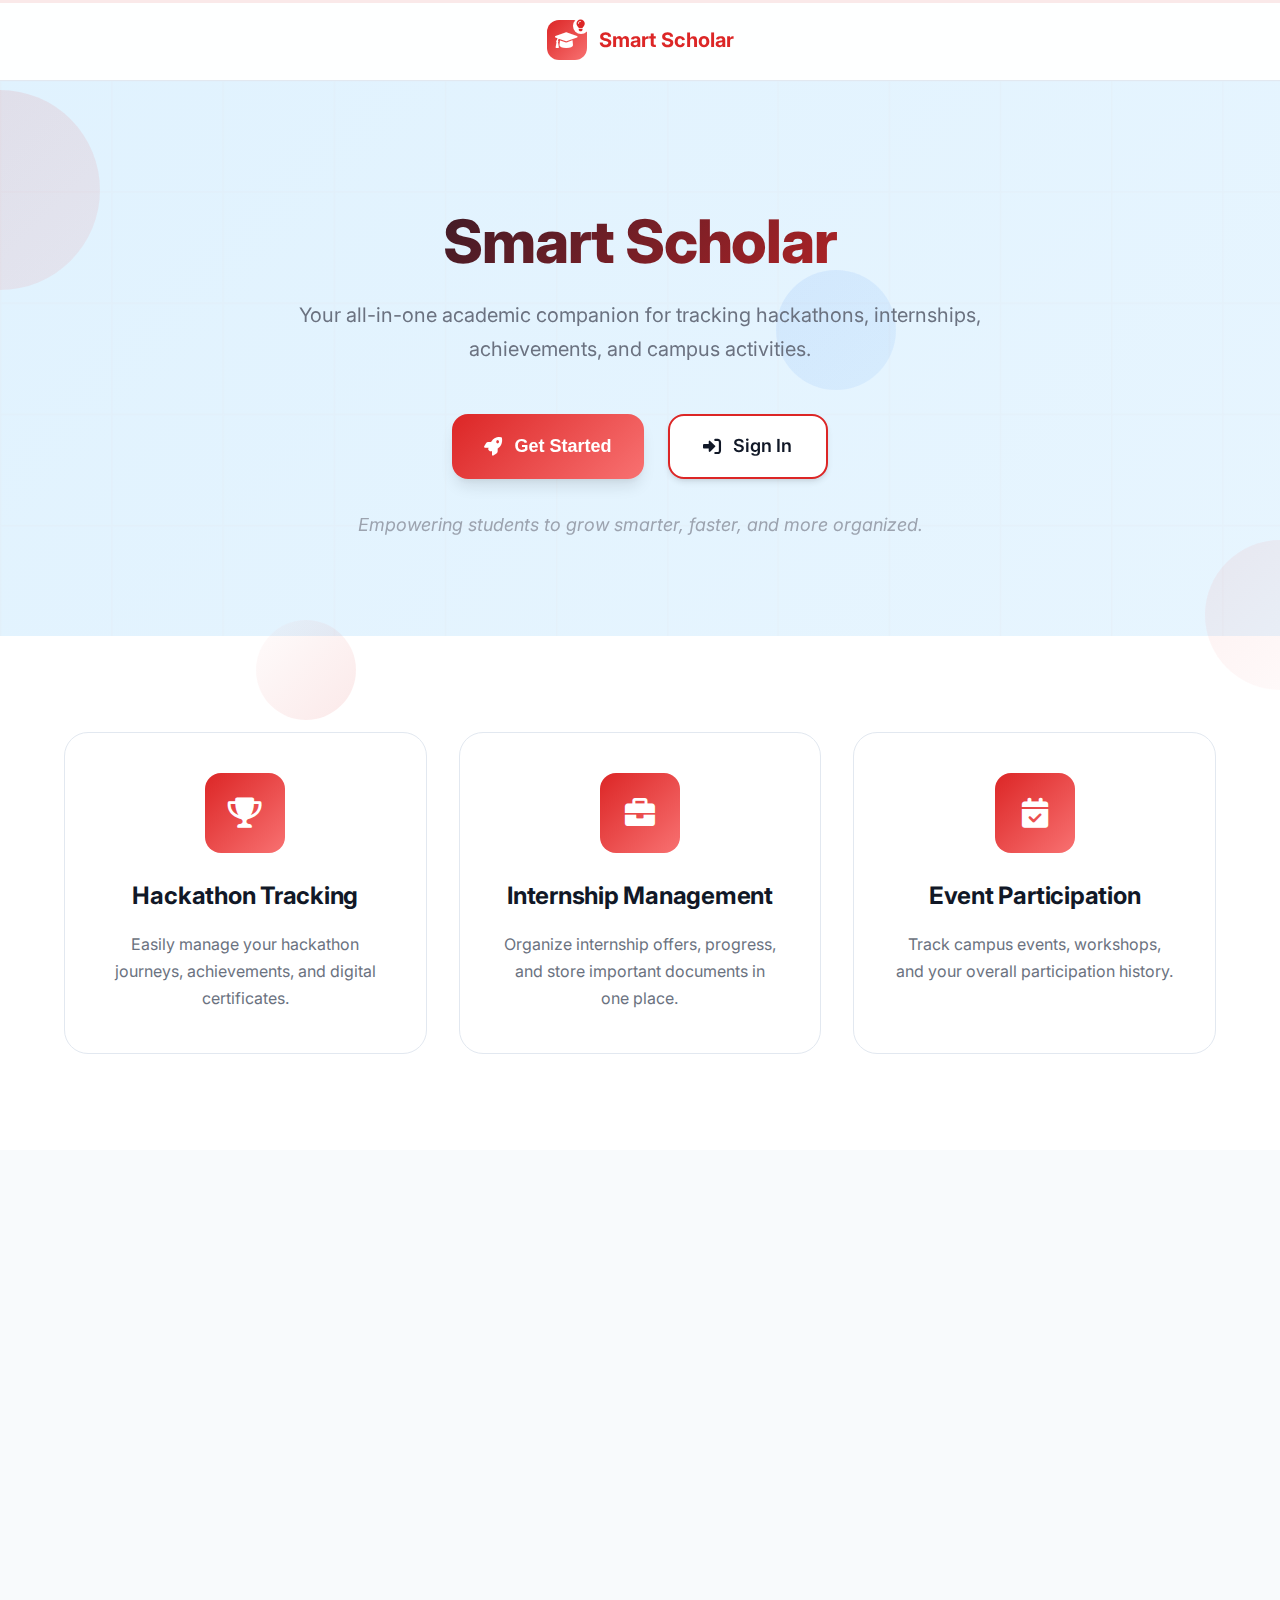
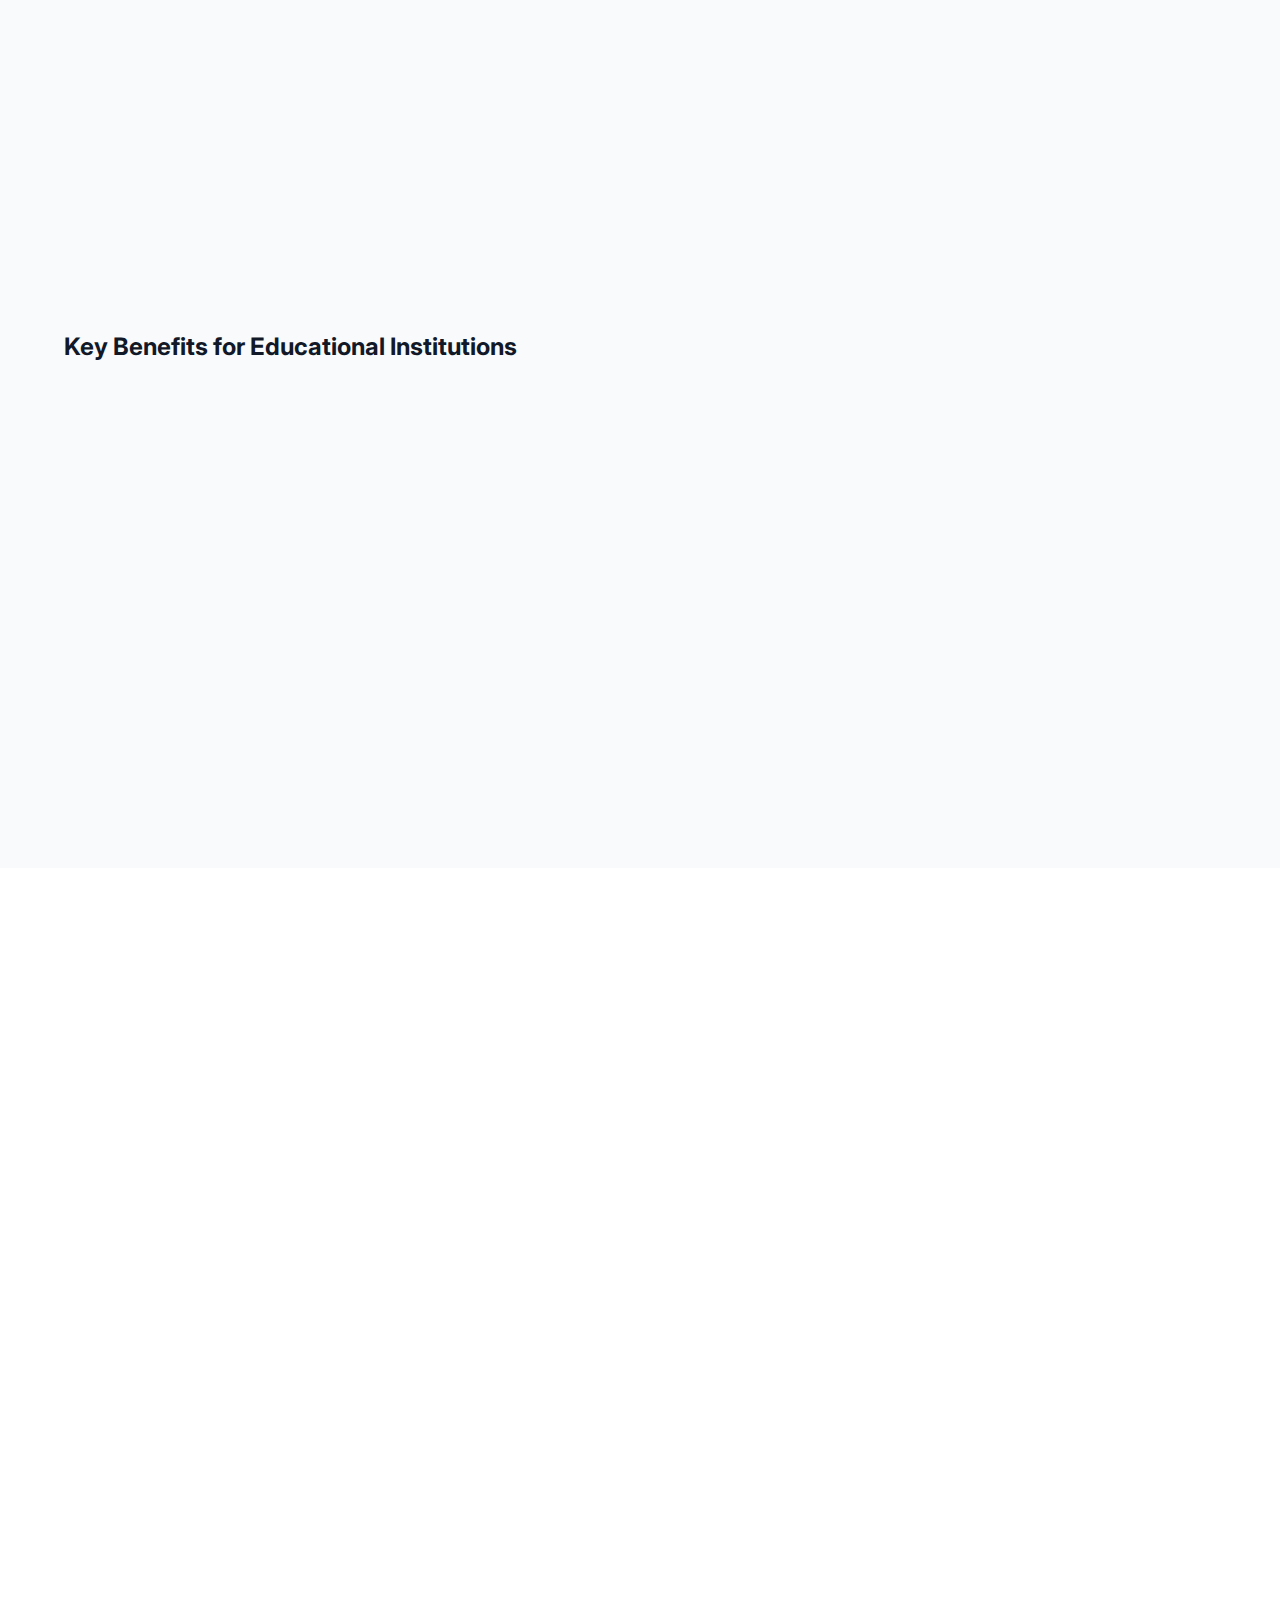
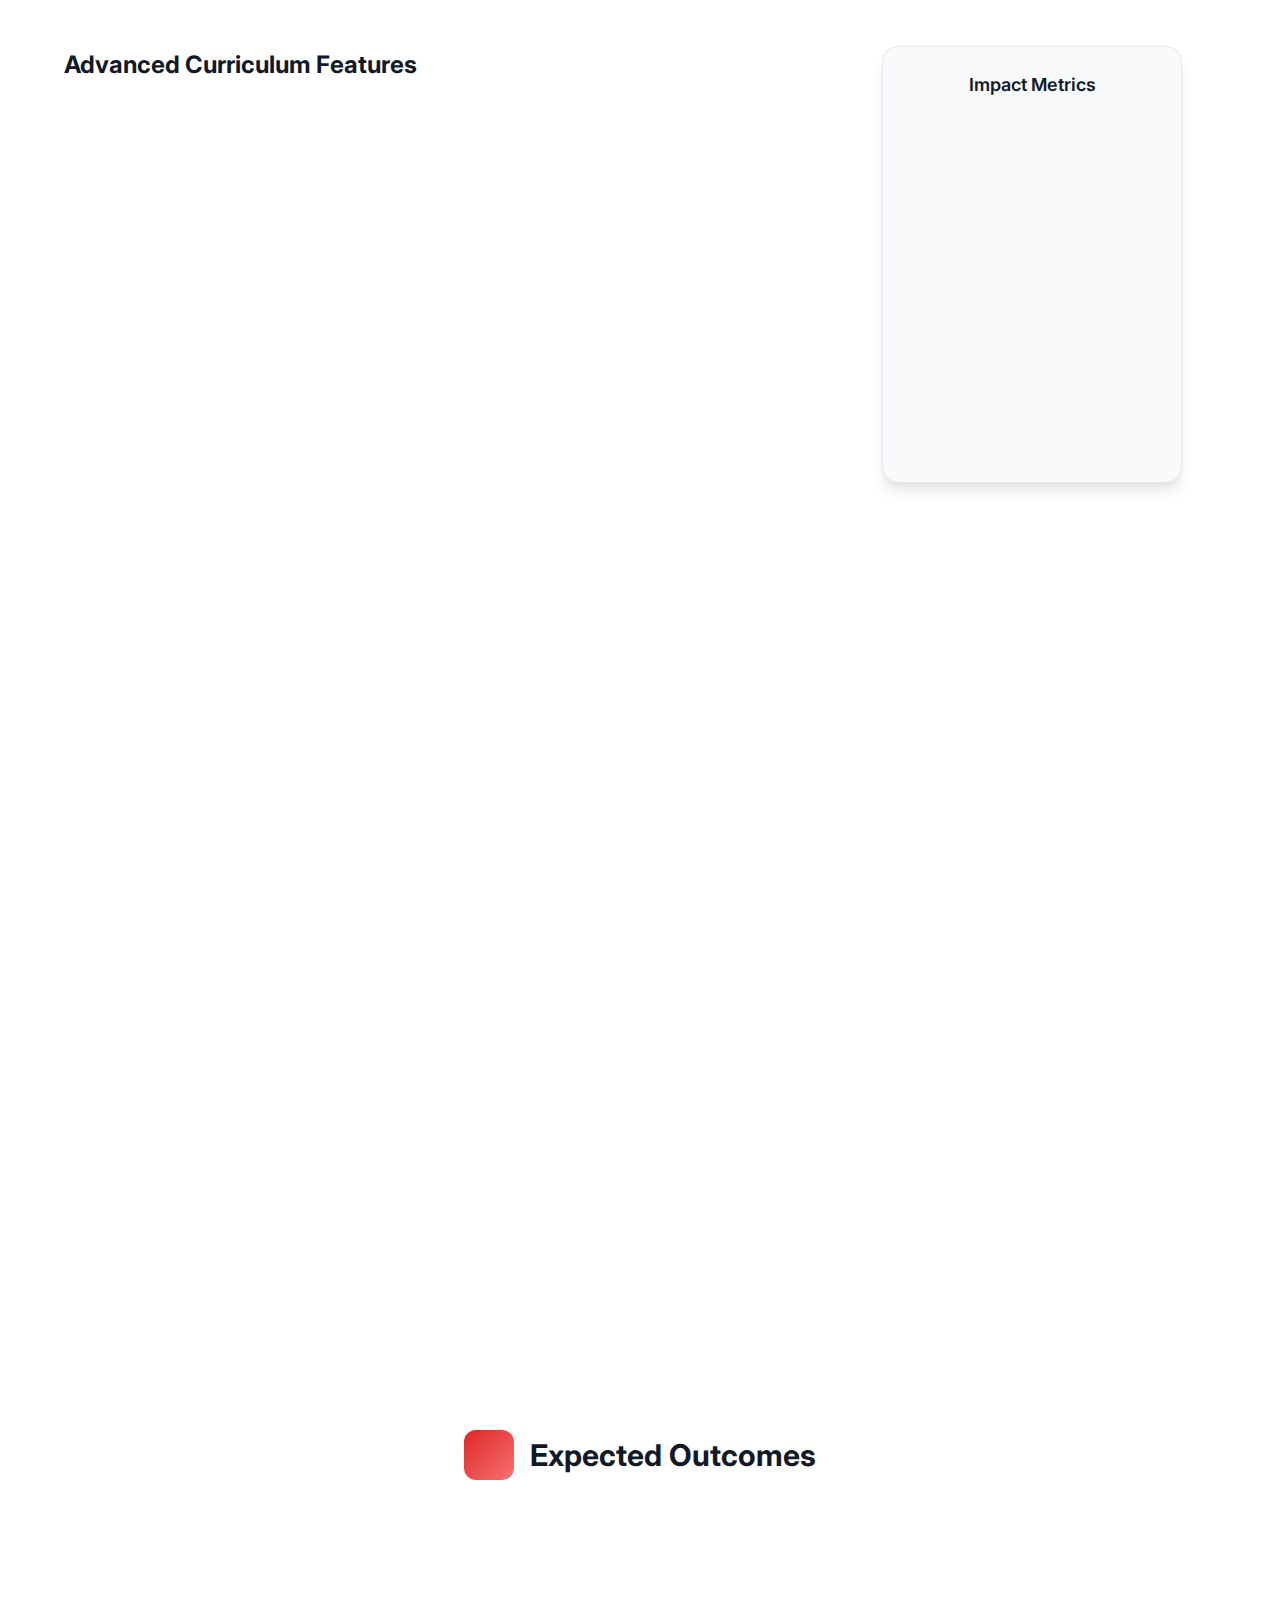
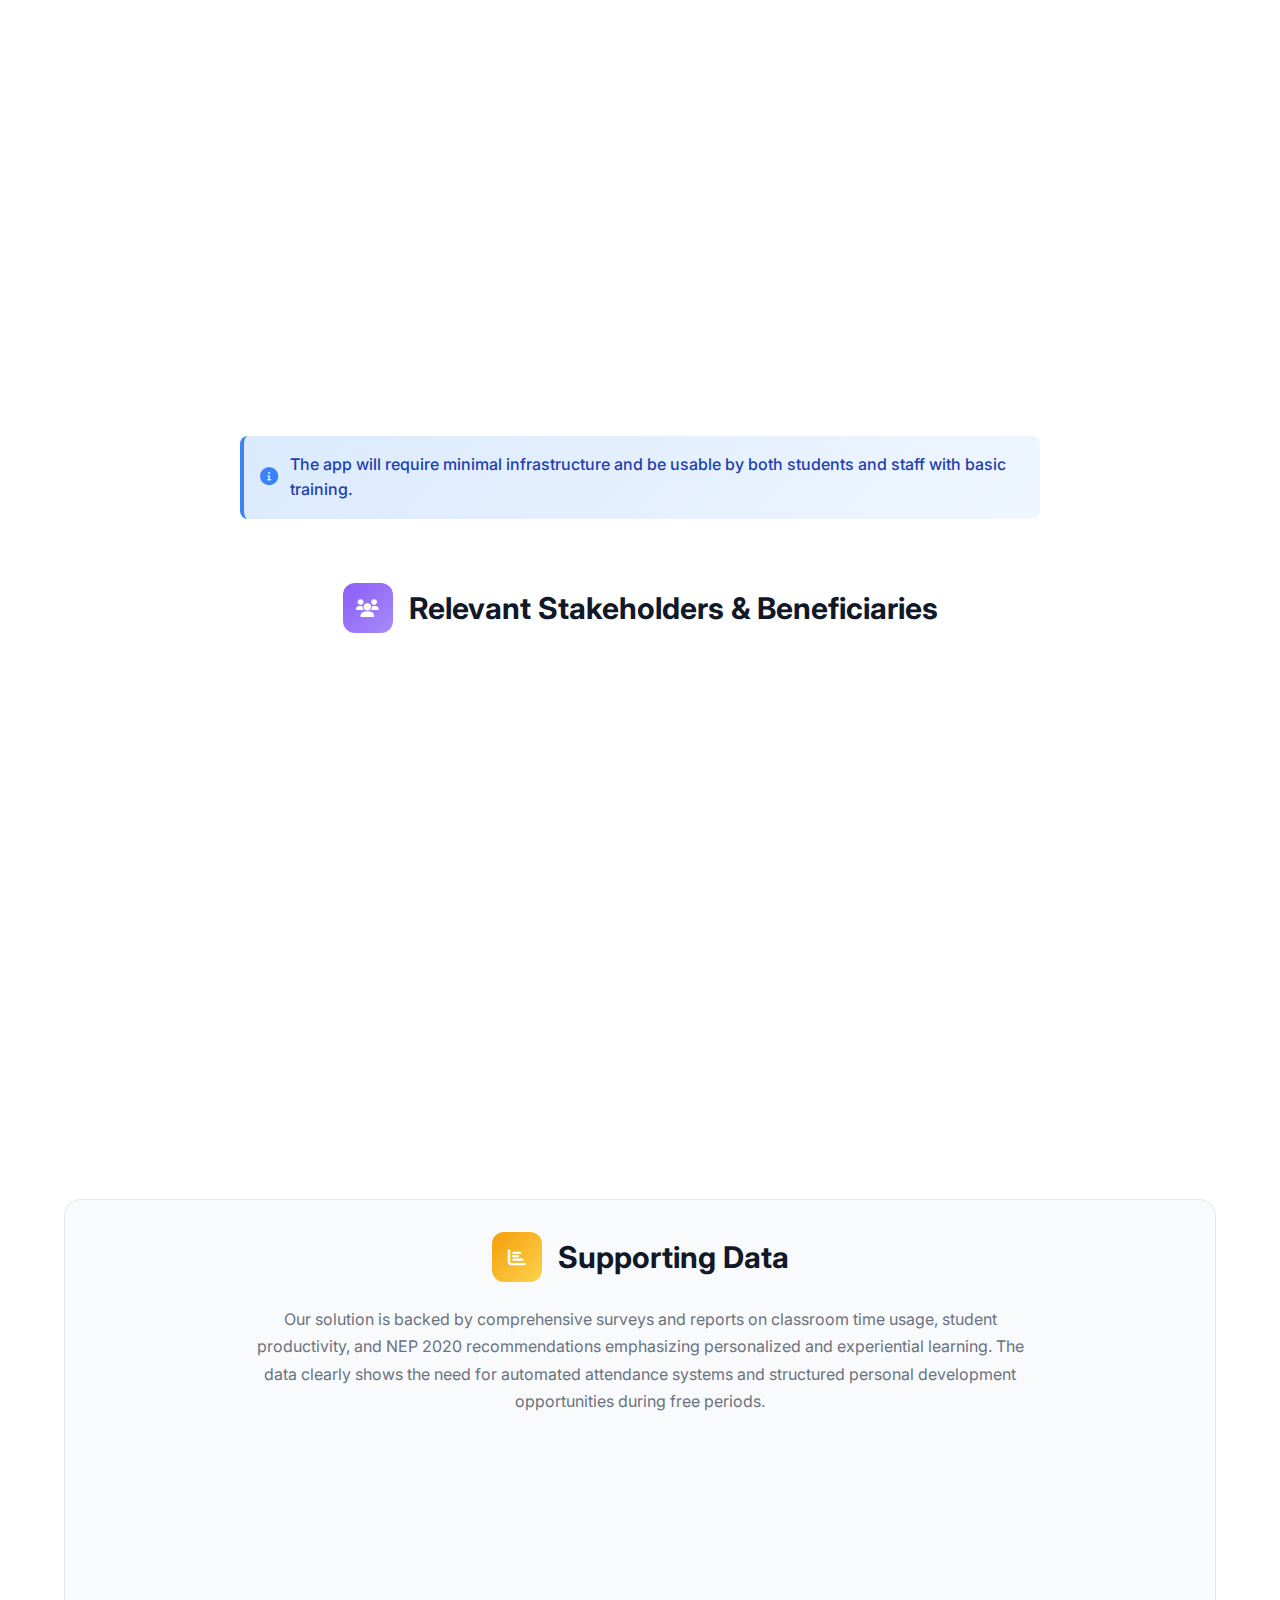
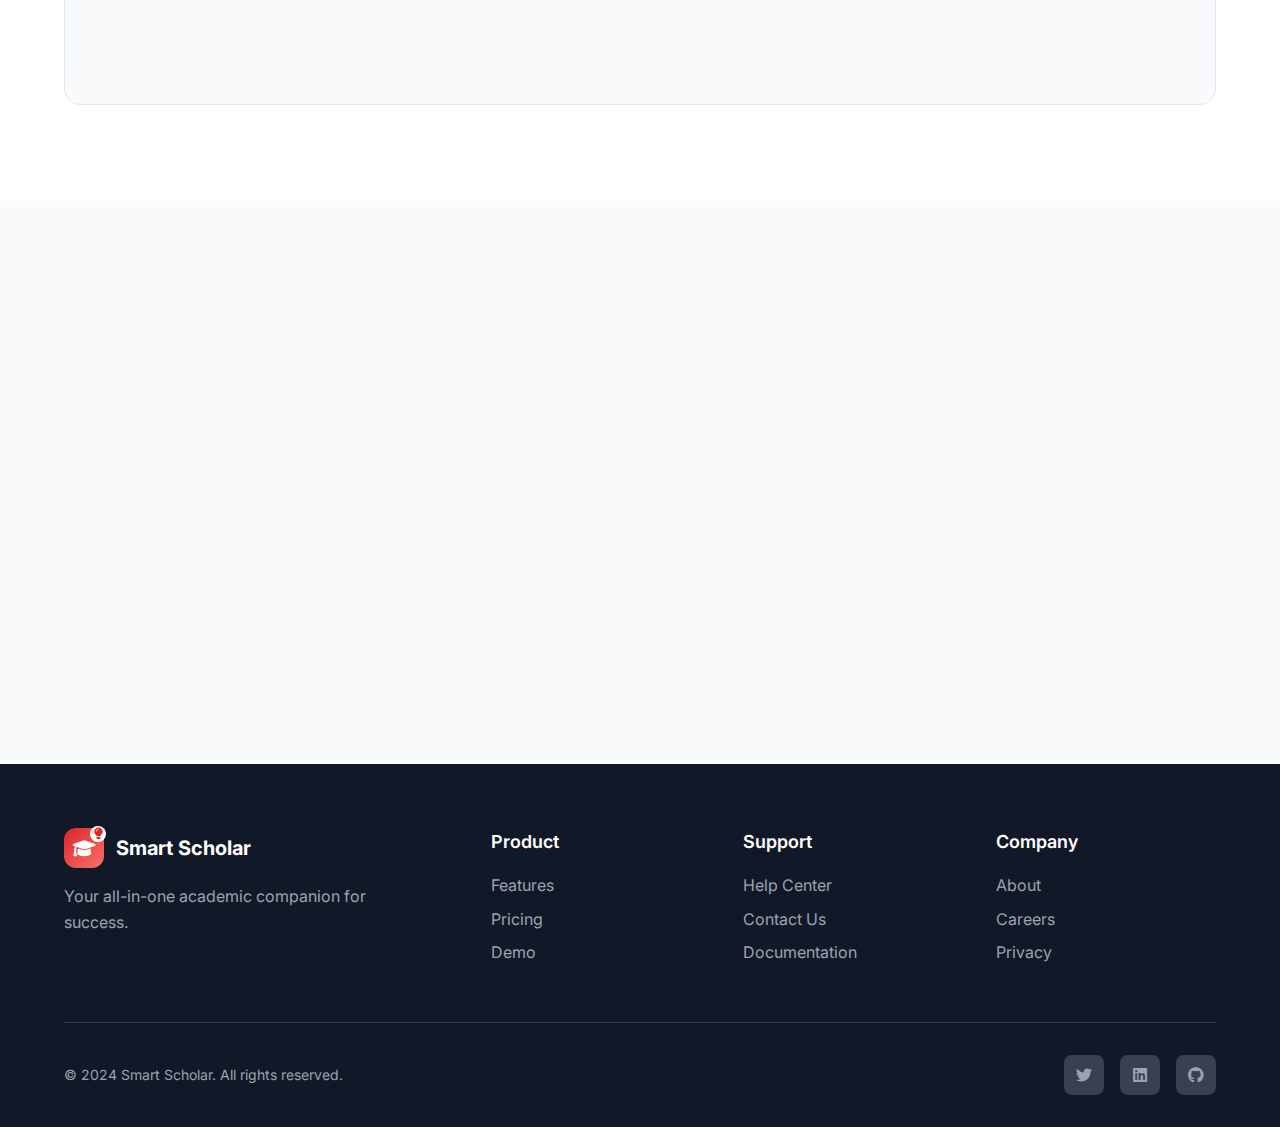
<file: Smartscholar /index.html>
<!DOCTYPE html>
<html lang="en">
<head>
    <meta charset="UTF-8">
    <meta name="viewport" content="width=device-width, initial-scale=1.0">
    <title>Smart Scholar - Your Academic Companion</title>
    <link rel="stylesheet" href="landing-styles.css">
    <link href="https://cdnjs.cloudflare.com/ajax/libs/font-awesome/6.0.0/css/all.min.css" rel="stylesheet">
    <link href="https://fonts.googleapis.com/css2?family=Inter:wght@300;400;500;600;700;800&display=swap" rel="stylesheet">
    <link rel="icon" href="data:image/svg+xml,<svg xmlns='http://www.w3.org/2000/svg' viewBox='0 0 100 100'><text y='.9em' font-size='90'>🎓</text></svg>">
</head>
<body>
    <!-- Header Section -->
    <header class="header">
        <div class="container">
            <div class="logo">
                <div class="logo-icon">
                    <i class="fas fa-graduation-cap"></i>
                    <i class="fas fa-lightbulb"></i>
                </div>
                <span class="logo-text">Smart Scholar</span>
            </div>
        </div>
    </header>

    <!-- Main Content -->
    <main class="main-content">
        <!-- Hero Section -->
        <section class="hero">
            <div class="container">
                <div class="hero-content">
                    <h1 class="hero-title">Smart Scholar</h1>
                    <p class="hero-subtitle">
                        Your all-in-one academic companion for tracking hackathons, internships, achievements, and campus activities.
                    </p>
                    
                    <div class="hero-buttons">
                        <button class="btn-primary" onclick="scrollToFeatures()">
                            <i class="fas fa-rocket"></i>
                            Get Started
                        </button>
                        <a href="StudentLogin.html" class="btn-secondary">
                        <i class="fas fa-sign-in-alt"></i>
                        Sign In
                        </a>
                    </div>
                    
                    <p class="hero-tagline">
                        Empowering students to grow smarter, faster, and more organized.
                    </p>
                </div>
            </div>
        </section>

        <!-- Features Section -->
        <section class="features" id="features">
            <div class="container">
                <div class="features-grid">
                    <!-- Hackathon Tracking -->
                    <div class="feature-card" data-aos="fade-up" data-aos-delay="100">
                        <div class="feature-icon">
                            <i class="fas fa-trophy"></i>
                        </div>
                        <h3 class="feature-title">Hackathon Tracking</h3>
                        <p class="feature-description">
                            Easily manage your hackathon journeys, achievements, and digital certificates.
                        </p>
                    </div>

                    <!-- Internship Management -->
                    <div class="feature-card" data-aos="fade-up" data-aos-delay="200">
                        <div class="feature-icon">
                            <i class="fas fa-briefcase"></i>
                        </div>
                        <h3 class="feature-title">Internship Management</h3>
                        <p class="feature-description">
                            Organize internship offers, progress, and store important documents in one place.
                        </p>
                    </div>

                    <!-- Event Participation -->
                    <div class="feature-card" data-aos="fade-up" data-aos-delay="300">
                        <div class="feature-icon">
                            <i class="fas fa-calendar-check"></i>
                        </div>
                        <h3 class="feature-title">Event Participation</h3>
                        <p class="feature-description">
                            Track campus events, workshops, and your overall participation history.
                        </p>
                    </div>
                </div>
            </div>
        </section>

        <!-- Student Attendance Section -->
        <section class="attendance-section">
            <div class="container">
                <div class="section-header">
                    <div class="section-icon">
                        <i class="fas fa-user-check"></i>
                    </div>
                    <h2 class="section-title">Smart Student Attendance Management</h2>
                    <p class="section-subtitle">
                        Revolutionizing how educational institutions track and manage student attendance with cutting-edge technology
                    </p>
                </div>
                
                <div class="attendance-content">
                    <div class="attendance-overview">
                        <div class="overview-card">
                            <div class="overview-icon">
                                <i class="fas fa-qrcode"></i>
                            </div>
                            <h3>QR Code Attendance</h3>
                            <p>Students scan unique QR codes displayed in classrooms for instant, contactless attendance marking. Reduces manual errors and saves valuable class time.</p>
                        </div>
                        
                        <div class="overview-card">
                            <div class="overview-icon">
                                <i class="fas fa-wifi"></i>
                            </div>
                            <h3>Bluetooth/Wi-Fi Proximity</h3>
                            <p>Automatic attendance detection when students enter the classroom using their mobile devices. Seamless integration with existing campus infrastructure.</p>
                        </div>
                        
                        <div class="overview-card">
                            <div class="overview-icon">
                                <i class="fas fa-camera"></i>
                            </div>
                            <h3>Face Recognition</h3>
                            <p>Advanced facial recognition technology for secure and accurate attendance tracking. Works in various lighting conditions with high precision.</p>
                        </div>
                    </div>
                    
                    <div class="attendance-benefits">
                        <div class="benefits-content">
                            <h3>Key Benefits for Educational Institutions</h3>
                            <div class="benefits-grid">
                                <div class="benefit-item">
                                    <div class="benefit-icon">
                                        <i class="fas fa-clock"></i>
                                    </div>
                                    <div class="benefit-text">
                                        <h4>Time Efficiency</h4>
                                        <p>Save up to 75% of time spent on manual attendance marking, allowing teachers to focus on instruction.</p>
                                    </div>
                                </div>
                                
                                <div class="benefit-item">
                                    <div class="benefit-icon">
                                        <i class="fas fa-chart-bar"></i>
                                    </div>
                                    <div class="benefit-text">
                                        <h4>Real-time Analytics</h4>
                                        <p>Instant attendance reports and analytics dashboard for administrators and faculty.</p>
                                    </div>
                                </div>
                                
                                <div class="benefit-item">
                                    <div class="benefit-icon">
                                        <i class="fas fa-bell"></i>
                                    </div>
                                    <div class="benefit-text">
                                        <h4>Automated Notifications</h4>
                                        <p>Smart alerts for low attendance, helping identify students who need additional support.</p>
                                    </div>
                                </div>
                                
                                <div class="benefit-item">
                                    <div class="benefit-icon">
                                        <i class="fas fa-shield-alt"></i>
                                    </div>
                                    <div class="benefit-text">
                                        <h4>Data Security</h4>
                                        <p>Enterprise-grade security ensuring student data privacy and compliance with educational regulations.</p>
                                    </div>
                                </div>
                            </div>
                        </div>
                        
                        <div class="attendance-visual">
                            <div class="visual-card">
                                <h4>Live Attendance Dashboard</h4>
                                <div class="dashboard-preview">
                                    <div class="class-info">
                                        <span class="class-name">Computer Science 83</span>
                                        <span class="attendance-count">45/50 Present</span>
                                    </div>
                                    <div class="attendance-bar">
                                        <div class="attendance-fill" style="width: 90%"></div>
                                    </div>
                                    <div class="recent-activity">
                                        <div class="activity-item">
                                            <i class="fas fa-check-circle"></i>
                                            <span>John Doe checked in at 9:15 AM</span>
                                        </div>
                                        <div class="activity-item">
                                            <i class="fas fa-check-circle"></i>
                                            <span>Jane Smith checked in at 9:16 AM</span>
                                        </div>
                                    </div>
                                </div>
                            </div>
                        </div>
                    </div>
                </div>
            </div>
        </section>

        <!-- Curriculum Activity Section -->
        <section class="curriculum-section">
            <div class="container">
                <div class="section-header">
                    <div class="section-icon">
                        <i class="fas fa-book-open"></i>
                    </div>
                    <h2 class="section-title">Comprehensive Curriculum Activity Management</h2>
                    <p class="section-subtitle">
                        Streamline curriculum planning, track learning objectives, and enhance educational outcomes with intelligent activity management
                    </p>
                </div>
                
                <div class="curriculum-content">
                    <div class="curriculum-overview">
                        <div class="curriculum-card">
                            <div class="curriculum-icon">
                                <i class="fas fa-calendar-alt"></i>
                            </div>
                            <h3>Smart Scheduling</h3>
                            <p>Intelligent timetable management that optimizes class schedules, room allocation, and resource utilization across the institution.</p>
                        </div>
                        
                        <div class="curriculum-card">
                            <div class="curriculum-icon">
                                <i class="fas fa-tasks"></i>
                            </div>
                            <h3>Learning Objectives Tracking</h3>
                            <p>Monitor curriculum coverage, track learning outcomes, and ensure comprehensive educational content delivery across all subjects.</p>
                        </div>
                        
                        <div class="curriculum-card">
                            <div class="curriculum-icon">
                                <i class="fas fa-users-cog"></i>
                            </div>
                            <h3>Faculty Management</h3>
                            <p>Efficient faculty allocation, workload distribution, and performance tracking to optimize teaching resources and maintain quality standards.</p>
                        </div>
                    </div>
                    
                    <div class="curriculum-features">
                        <div class="features-showcase">
                            <h3>Advanced Curriculum Features</h3>
                            
                            <div class="feature-showcase-grid">
                                <div class="showcase-item">
                                    <div class="showcase-icon">
                                        <i class="fas fa-brain"></i>
                                    </div>
                                    <div class="showcase-content">
                                        <h4>AI-Powered Insights</h4>
                                        <p>Machine learning algorithms analyze curriculum effectiveness and suggest improvements for better learning outcomes.</p>
                                    </div>
                                </div>
                                
                                <div class="showcase-item">
                                    <div class="showcase-icon">
                                        <i class="fas fa-sync-alt"></i>
                                    </div>
                                    <div class="showcase-content">
                                        <h4>Real-time Synchronization</h4>
                                        <p>Seamless integration with existing educational systems, ensuring data consistency across all platforms.</p>
                                    </div>
                                </div>
                                
                                <div class="showcase-item">
                                    <div class="showcase-icon">
                                        <i class="fas fa-file-alt"></i>
                                    </div>
                                    <div class="showcase-content">
                                        <h4>Automated Reporting</h4>
                                        <p>Generate comprehensive reports on curriculum coverage, student progress, and faculty performance automatically.</p>
                                    </div>
                                </div>
                                
                                <div class="showcase-item">
                                    <div class="showcase-icon">
                                        <i class="fas fa-chalkboard-teacher"></i>
                                    </div>
                                    <div class="showcase-content">
                                        <h4>Interactive Teaching Tools</h4>
                                        <p>Digital tools for lesson planning, content delivery, and student engagement tracking.</p>
                                    </div>
                                </div>
                            </div>
                        </div>
                        
                        <div class="curriculum-stats">
                            <div class="stats-container">
                                <h4>Impact Metrics</h4>
                                <div class="stats-grid">
                                    <div class="stat-card">
                                        <div class="stat-icon">
                                            <i class="fas fa-chart-line"></i>
                                        </div>
                                        <div class="stat-content">
                                            <div class="stat-number">85%</div>
                                            <div class="stat-label">Curriculum Coverage</div>
                                        </div>
                                    </div>
                                    
                                    <div class="stat-card">
                                        <div class="stat-icon">
                                            <i class="fas fa-users"></i>
                                        </div>
                                        <div class="stat-content">
                                            <div class="stat-number">92%</div>
                                            <div class="stat-label">Faculty Satisfaction</div>
                                        </div>
                                    </div>
                                    
                                    <div class="stat-card">
                                        <div class="stat-icon">
                                            <i class="fas fa-graduation-cap"></i>
                                        </div>
                                        <div class="stat-content">
                                            <div class="stat-number">78%</div>
                                            <div class="stat-label">Student Performance</div>
                                        </div>
                                    </div>
                                </div>
                            </div>
                        </div>
                    </div>
                </div>
            </div>
        </section>

        <!-- Problem & Solution Section -->
        <section class="problem-solution">
            <div class="container">
                <div class="section-header">
                    <h2 class="section-title">Addressing Educational Challenges</h2>
                    <p class="section-subtitle">
                        Smart Scholar tackles the critical issues facing modern educational institutions
                    </p>
                </div>
                
                <div class="problem-content">
                    <!-- Problem Statement -->
                    <div class="problem-statement">
                        <div class="problem-icon">
                            <i class="fas fa-exclamation-triangle"></i>
                        </div>
                        <h3 class="problem-title">The Current Challenge</h3>
                        <p class="problem-description">
                            Many educational institutions still depend on manual attendance systems, which are time-consuming and error-prone. Teachers spend a significant portion of class time marking attendance, reducing valuable instructional hours. Additionally, students often waste free periods with unproductive activities due to a lack of structured guidance. This leads to poor time management and reduced alignment with long-term academic or career goals. There is also a gap in personalized learning support during idle classroom hours. Institutions currently lack tools that integrate daily schedules with individual student planning and automated tracking.
                        </p>
                    </div>
                    
                    <!-- Impact Section -->
                    <div class="impact-section">
                        <div class="impact-icon">
                            <i class="fas fa-chart-line"></i>
                        </div>
                        <h3 class="impact-title">Why This Problem Needs to Be Solved</h3>
                        <p class="impact-description">
                            This issue impacts both administrative efficiency and student development. Automating attendance saves teachers' time and ensures more accurate records. Additionally, providing students with structured personal development activities during free time helps improve productivity, goal clarity, and learning outcomes. Institutions can also gain better insight into student behavior and engagement, allowing for more targeted support.
                        </p>
                    </div>
                </div>
                
                <!-- Expected Outcomes -->
                <div class="outcomes-section">
                    <div class="outcomes-header">
                        <div class="outcomes-icon">
                            <i class="fas fa-target"></i>
                        </div>
                        <h3 class="outcomes-title">Expected Outcomes</h3>
                    </div>
                    
                    <div class="outcomes-grid">
                        <div class="outcome-card">
                            <div class="outcome-icon">
                                <i class="fas fa-qrcode"></i>
                            </div>
                            <h4>Automated Attendance</h4>
                            <p>Automatically marks student attendance based on the daily timetable using QR code, Bluetooth/Wi-Fi proximity, or face recognition.</p>
                        </div>
                        
                        <div class="outcome-card">
                            <div class="outcome-icon">
                                <i class="fas fa-desktop"></i>
                            </div>
                            <h4>Real-time Display</h4>
                            <p>Displays real-time attendance on a classroom screen for immediate visibility and transparency.</p>
                        </div>
                        
                        <div class="outcome-card">
                            <div class="outcome-icon">
                                <i class="fas fa-lightbulb"></i>
                            </div>
                            <h4>Personalized Tasks</h4>
                            <p>Suggests personalized academic tasks during free periods based on the student's interests, strengths, and career goals.</p>
                        </div>
                        
                        <div class="outcome-card">
                            <div class="outcome-icon">
                                <i class="fas fa-calendar-alt"></i>
                            </div>
                            <h4>Daily Routine Generation</h4>
                            <p>Generates a daily routine combining class schedule, free time, and long-term personal goals.</p>
                        </div>
                    </div>
                    
                    <div class="implementation-note">
                        <div class="note-icon">
                            <i class="fas fa-info-circle"></i>
                        </div>
                        <p>The app will require minimal infrastructure and be usable by both students and staff with basic training.</p>
                    </div>
                </div>
                
                <!-- Stakeholders Section -->
                <div class="stakeholders-section">
                    <div class="stakeholders-header">
                        <div class="stakeholders-icon">
                            <i class="fas fa-users"></i>
                        </div>
                        <h3 class="stakeholders-title">Relevant Stakeholders & Beneficiaries</h3>
                    </div>
                    
                    <div class="stakeholders-grid">
                        <div class="stakeholder-card">
                            <div class="stakeholder-icon">
                                <i class="fas fa-user-graduate"></i>
                            </div>
                            <h4>Students</h4>
                            <p>Enhanced learning experience with personalized guidance and efficient time management.</p>
                        </div>
                        
                        <div class="stakeholder-card">
                            <div class="stakeholder-icon">
                                <i class="fas fa-chalkboard-teacher"></i>
                            </div>
                            <h4>Teachers</h4>
                            <p>Reduced administrative burden with automated attendance and more instructional time.</p>
                        </div>
                        
                        <div class="stakeholder-card">
                            <div class="stakeholder-icon">
                                <i class="fas fa-building"></i>
                            </div>
                            <h4>College Administrators</h4>
                            <p>Improved institutional efficiency and better student engagement tracking.</p>
                        </div>
                        
                        <div class="stakeholder-card">
                            <div class="stakeholder-icon">
                                <i class="fas fa-user-tie"></i>
                            </div>
                            <h4>Career Counselors</h4>
                            <p>Better insights into student progress and personalized guidance opportunities.</p>
                        </div>
                        
                        <div class="stakeholder-card">
                            <div class="stakeholder-icon">
                                <i class="fas fa-graduation-cap"></i>
                            </div>
                            <h4>Education Departments</h4>
                            <p>Alignment with NEP 2020 recommendations for personalized and experiential learning.</p>
                        </div>
                    </div>
                </div>
                
                <!-- Supporting Data Section -->
                <div class="supporting-data-section">
                    <div class="data-header">
                        <div class="data-icon">
                            <i class="fas fa-chart-bar"></i>
                        </div>
                        <h3 class="data-title">Supporting Data</h3>
                    </div>
                    
                    <div class="data-content">
                        <p class="data-description">
                            Our solution is backed by comprehensive surveys and reports on classroom time usage, student productivity, and NEP 2020 recommendations emphasizing personalized and experiential learning. The data clearly shows the need for automated attendance systems and structured personal development opportunities during free periods.
                        </p>
                        
                        <div class="data-stats">
                            <div class="stat-item">
                                <div class="stat-number">75%</div>
                                <div class="stat-label">Time Saved on Attendance</div>
                            </div>
                            <div class="stat-item">
                                <div class="stat-number">90%</div>
                                <div class="stat-label">Accuracy Improvement</div>
                            </div>
                            <div class="stat-item">
                                <div class="stat-number">60%</div>
                                <div class="stat-label">Increased Student Engagement</div>
                            </div>
                        </div>
                    </div>
                </div>
            </div>
        </section>

        <!-- Additional Features Section -->
        <section class="additional-features">
            <div class="container">
                <div class="section-header">
                    <h2 class="section-title">Why Choose Smart Scholar?</h2>
                    <p class="section-subtitle">
                        Join thousands of students who are already using Smart Scholar to excel in their academic journey.
                    </p>
                </div>
                
                <div class="features-list">
                    <div class="feature-item">
                        <div class="feature-item-icon">
                            <i class="fas fa-chart-line"></i>
                        </div>
                        <div class="feature-item-content">
                            <h4>Progress Tracking</h4>
                            <p>Monitor your academic progress with detailed analytics and insights.</p>
                        </div>
                    </div>
                    
                    <div class="feature-item">
                        <div class="feature-item-icon">
                            <i class="fas fa-mobile-alt"></i>
                        </div>
                        <div class="feature-item-content">
                            <h4>Mobile Access</h4>
                            <p>Access your academic portfolio anywhere, anytime with our mobile app.</p>
                        </div>
                    </div>
                    
                    <div class="feature-item">
                        <div class="feature-item-icon">
                            <i class="fas fa-shield-alt"></i>
                        </div>
                        <div class="feature-item-content">
                            <h4>Secure Storage</h4>
                            <p>Your achievements and documents are safely stored with enterprise-grade security.</p>
                        </div>
                    </div>
                </div>
            </div>
        </section>
    </main>

    <!-- Footer -->
    <footer class="footer">
        <div class="container">
            <div class="footer-content">
                <div class="footer-brand">
                    <div class="logo">
                        <div class="logo-icon">
                            <i class="fas fa-graduation-cap"></i>
                            <i class="fas fa-lightbulb"></i>
                        </div>
                        <span class="logo-text">Smart Scholar</span>
                    </div>
                    <p class="footer-description">
                        Your all-in-one academic companion for success.
                    </p>
                </div>
                
                <div class="footer-links">
                    <div class="footer-column">
                        <h4>Product</h4>
                        <ul>
                            <li><a href="#features">Features</a></li>
                            <li><a href="#pricing">Pricing</a></li>
                            <li><a href="#demo">Demo</a></li>
                        </ul>
                    </div>
                    
                    <div class="footer-column">
                        <h4>Support</h4>
                        <ul>
                            <li><a href="#help">Help Center</a></li>
                            <li><a href="#contact">Contact Us</a></li>
                            <li><a href="#docs">Documentation</a></li>
                        </ul>
                    </div>
                    
                    <div class="footer-column">
                        <h4>Company</h4>
                        <ul>
                            <li><a href="#about">About</a></li>
                            <li><a href="#careers">Careers</a></li>
                            <li><a href="#privacy">Privacy</a></li>
                        </ul>
                    </div>
                </div>
            </div>
            
            <div class="footer-bottom">
                <p>&copy; 2024 Smart Scholar. All rights reserved.</p>
                <div class="social-links">
                    <a href="#" aria-label="Twitter"><i class="fab fa-twitter"></i></a>
                    <a href="#" aria-label="LinkedIn"><i class="fab fa-linkedin"></i></a>
                    <a href="#" aria-label="GitHub"><i class="fab fa-github"></i></a>
                </div>
            </div>
        </div>
    </footer>

    <!-- Background Elements -->
    <div class="background-elements">
        <div class="bg-shape bg-shape-1"></div>
        <div class="bg-shape bg-shape-2"></div>
        <div class="bg-shape bg-shape-3"></div>
        <div class="bg-shape bg-shape-4"></div>
    </div>

    <script src="landing-script.js"></script>
</body>
</html>
</file>
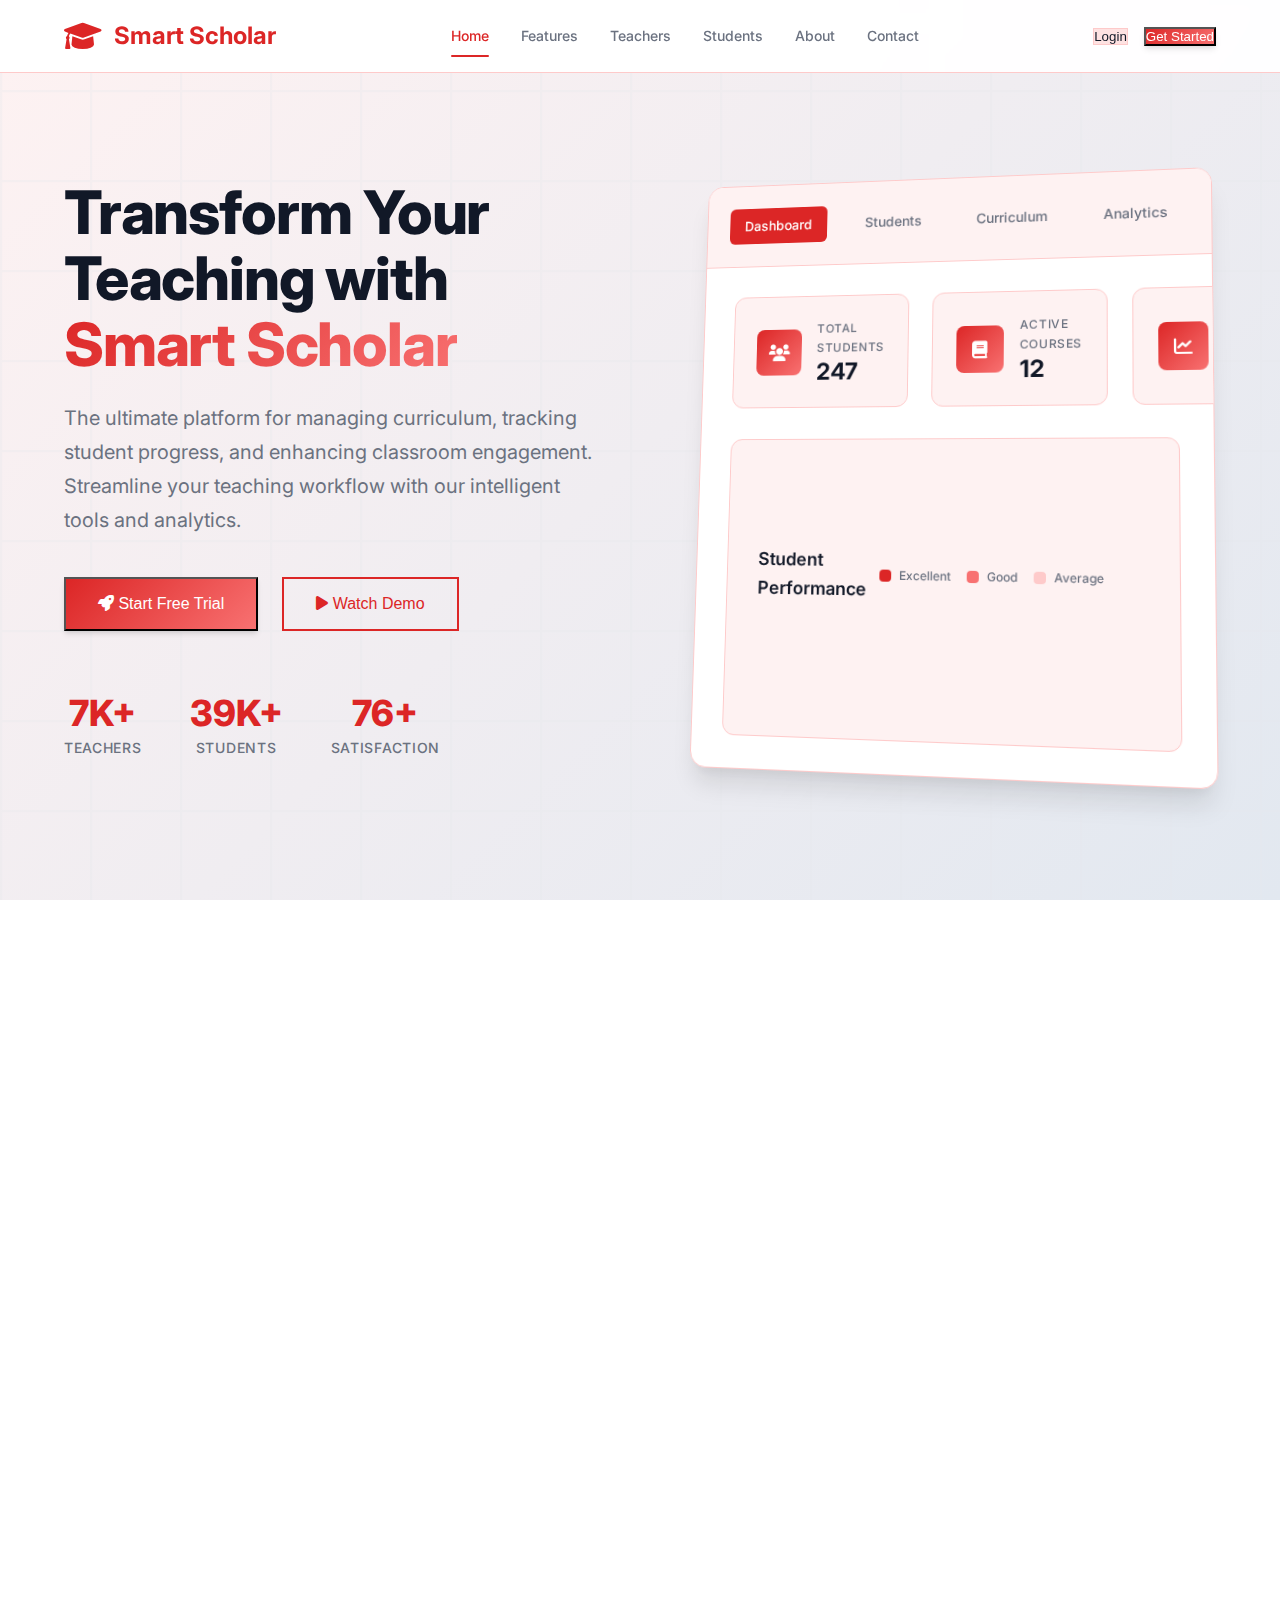
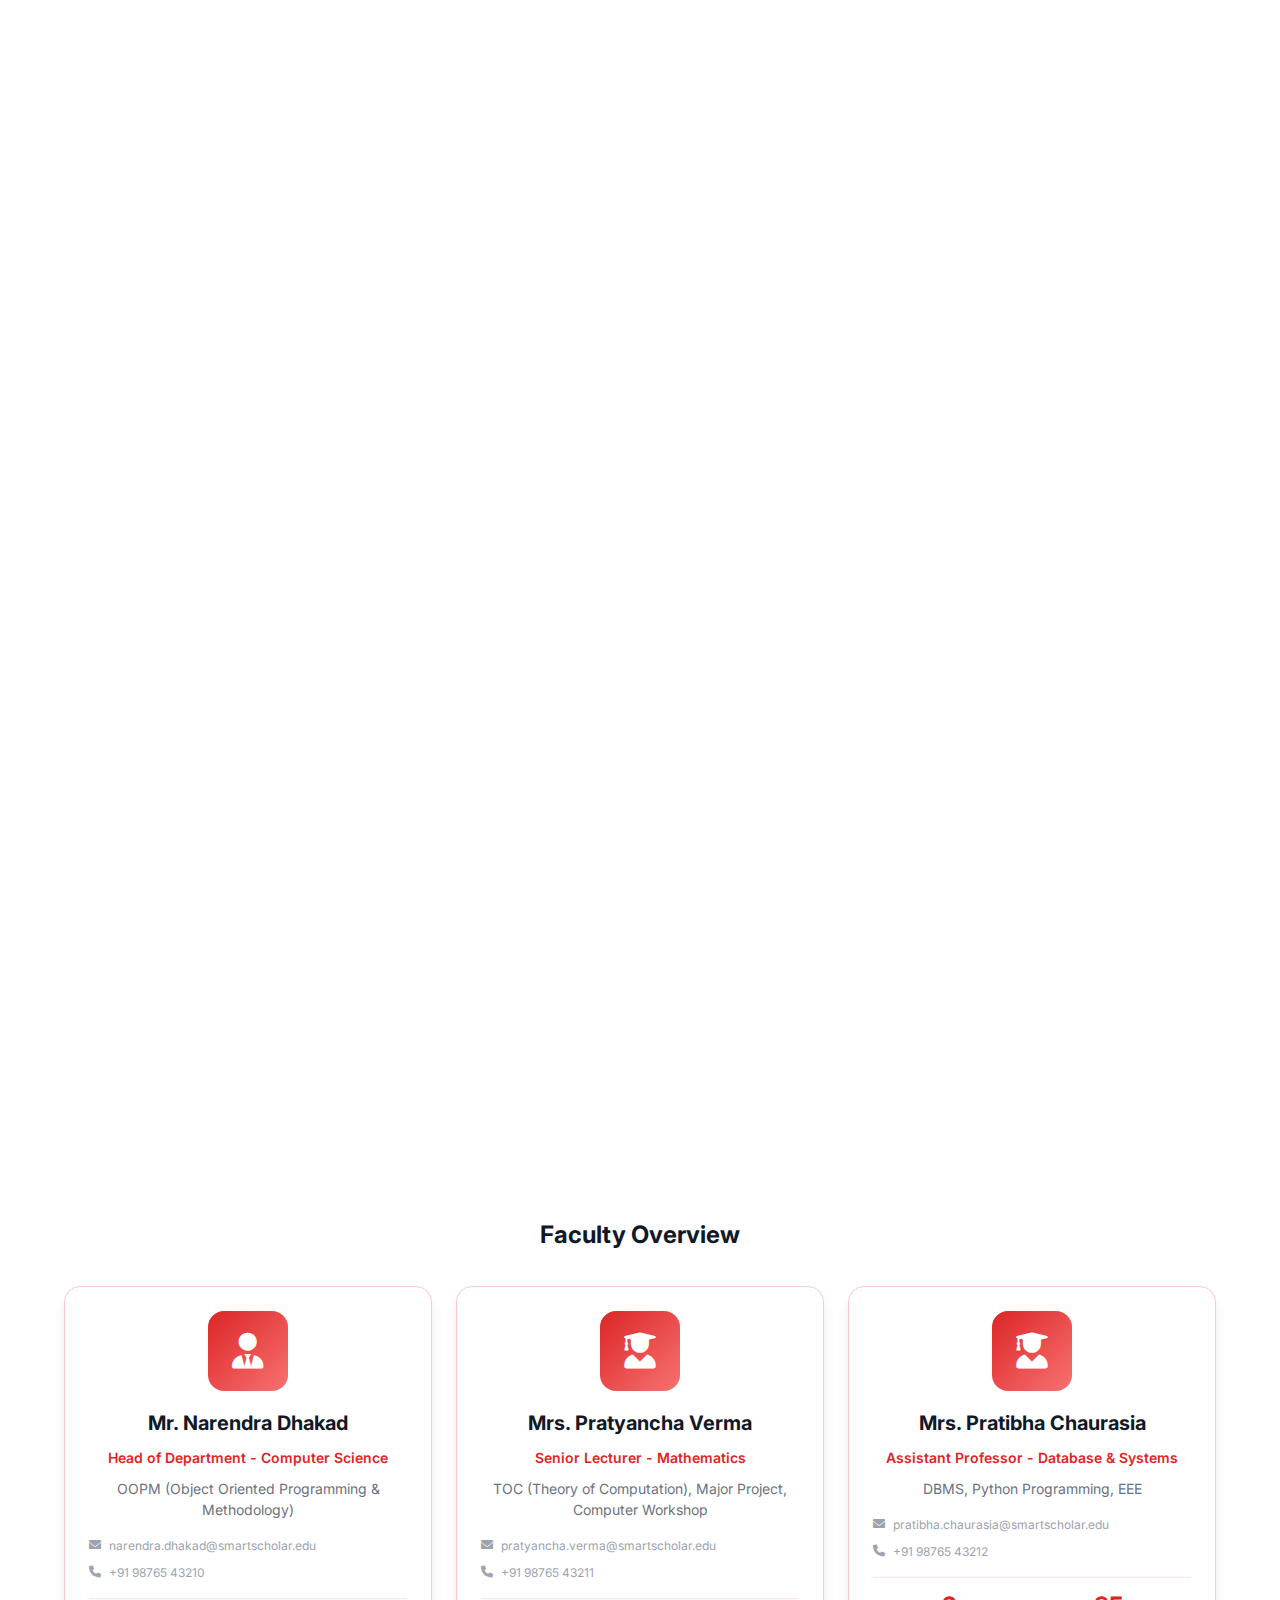
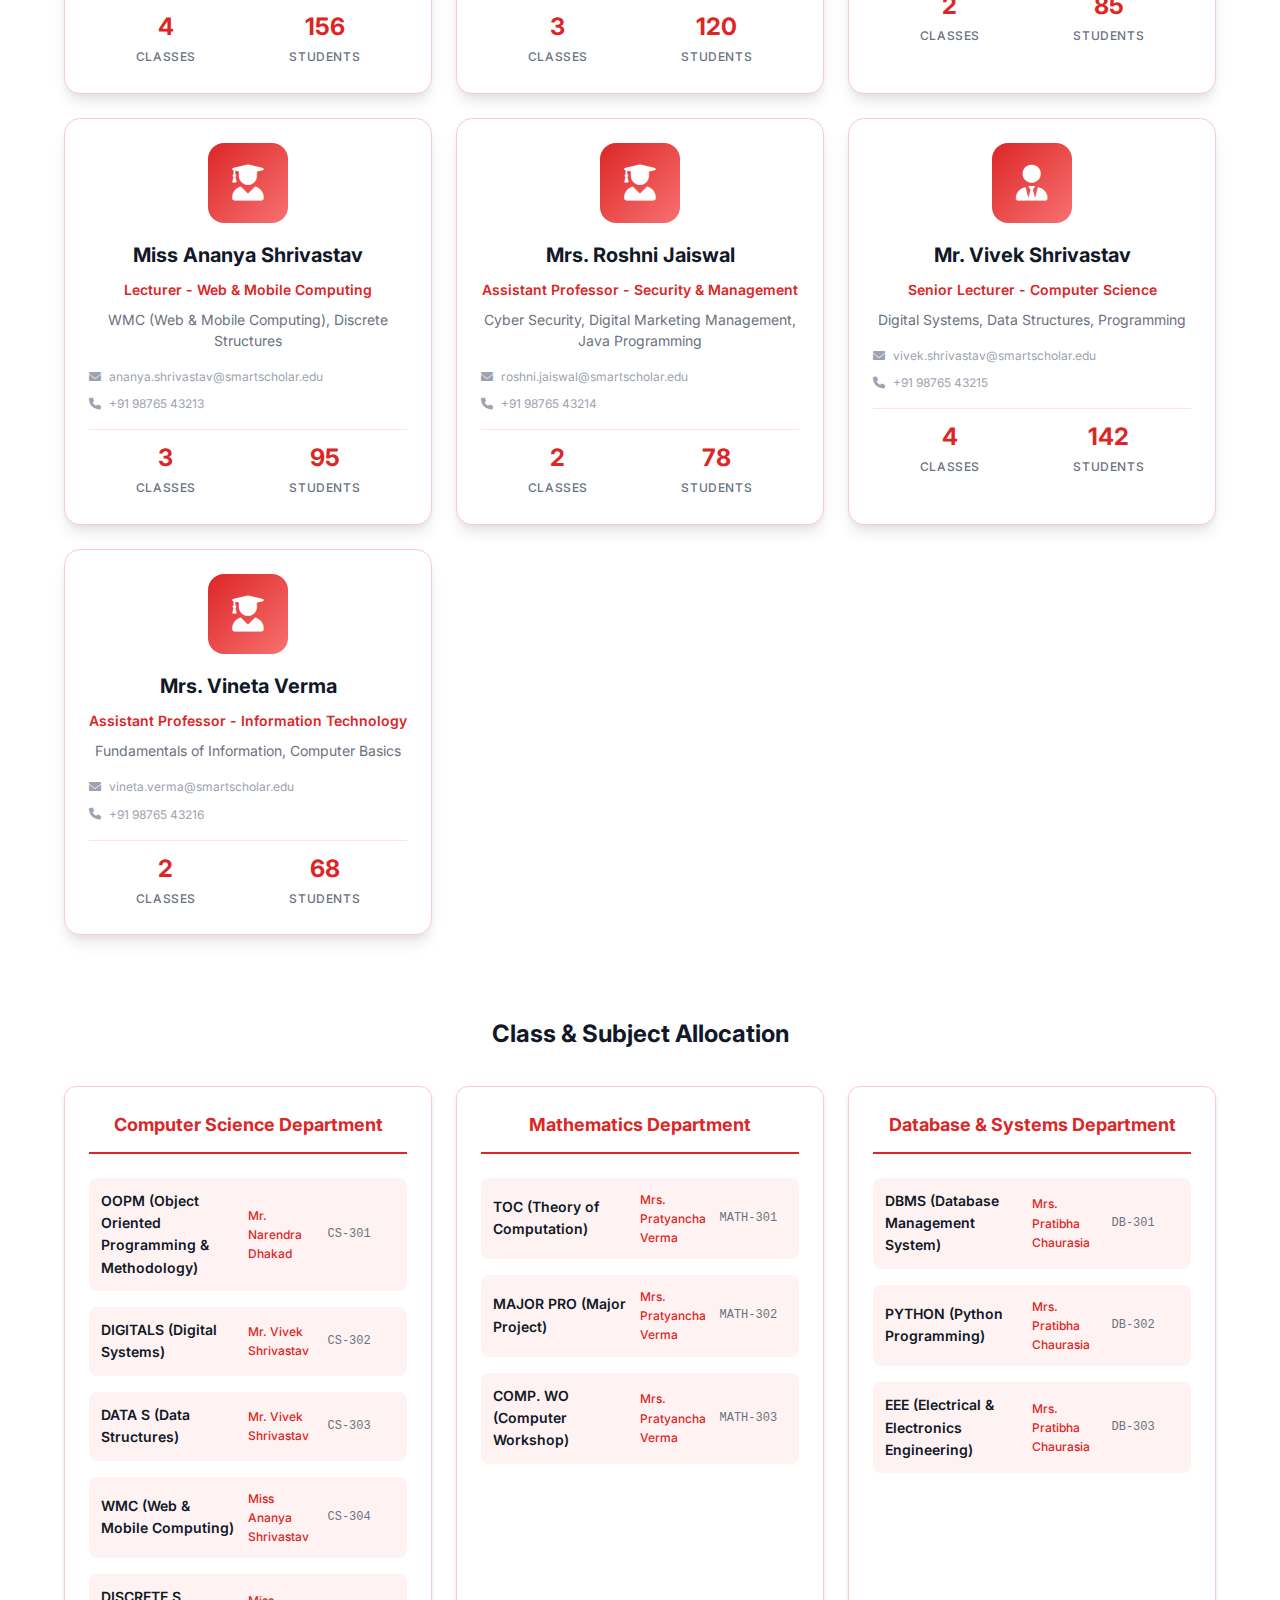
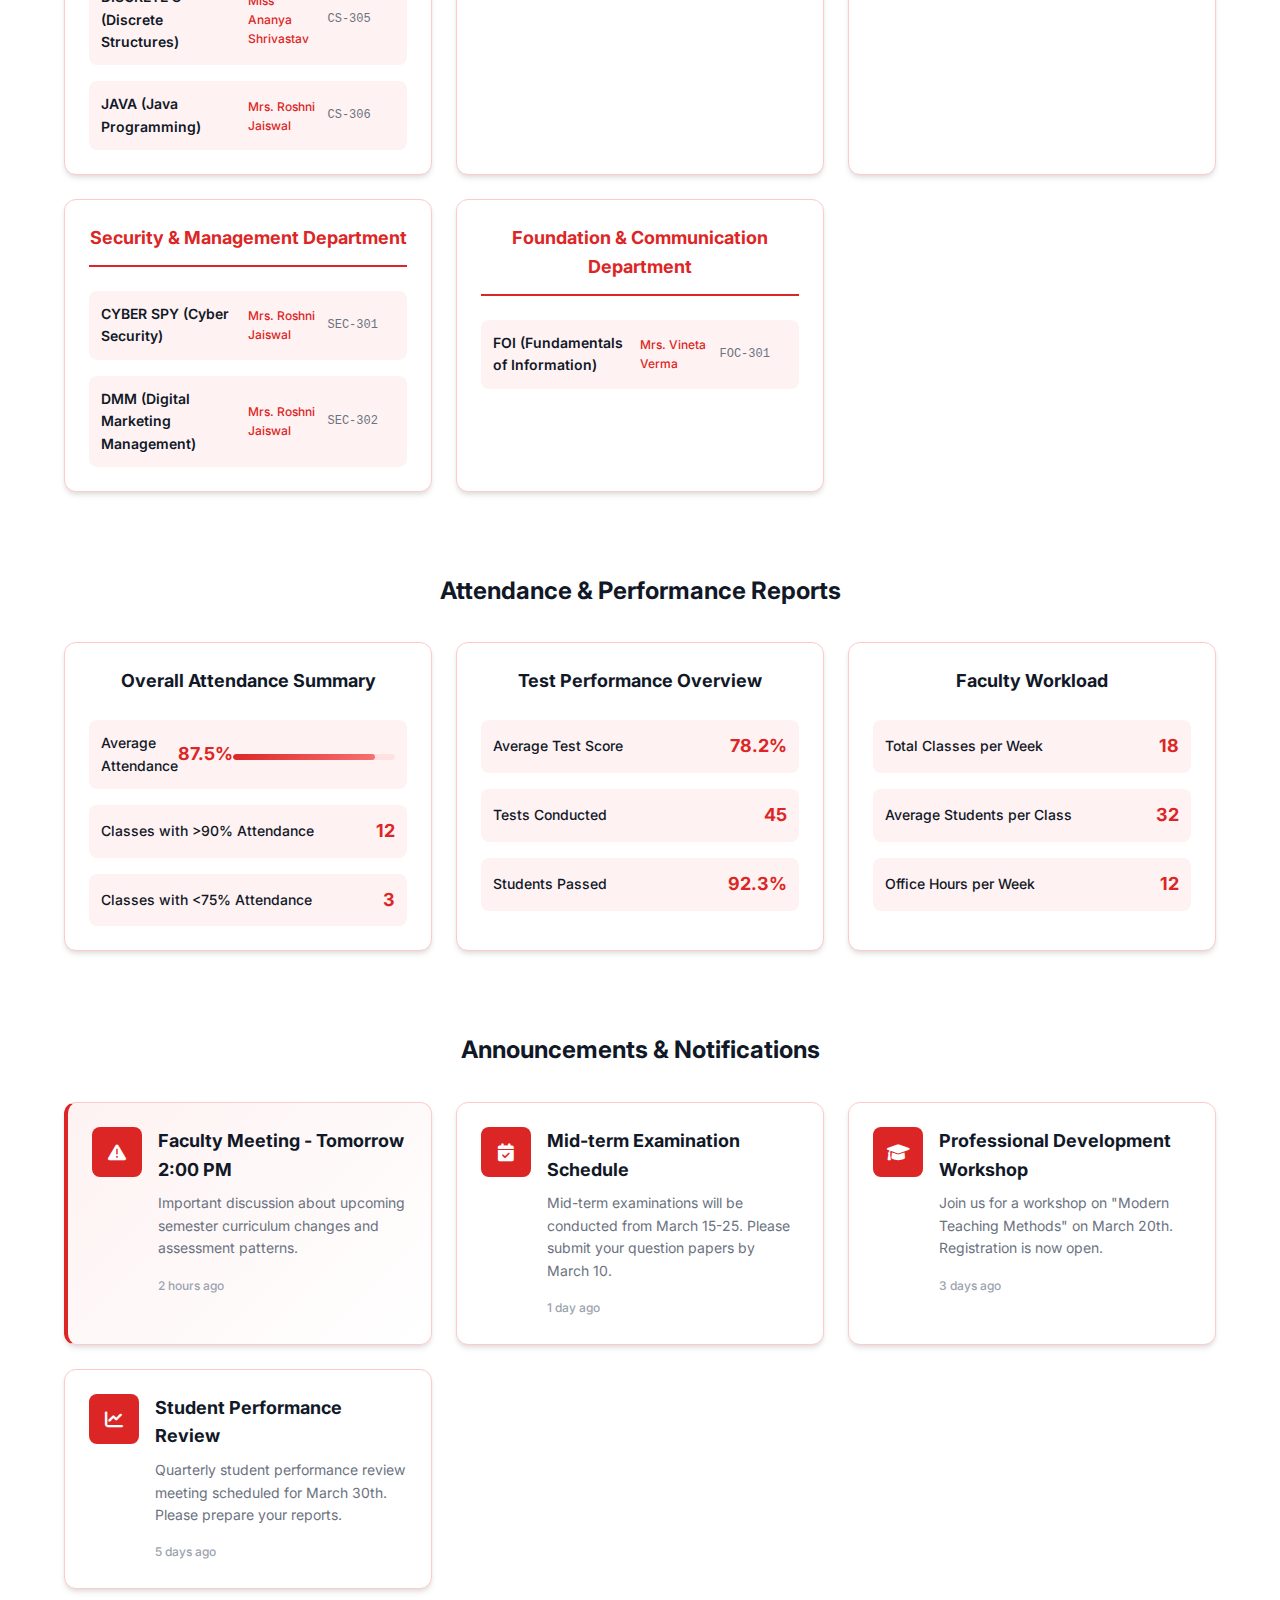
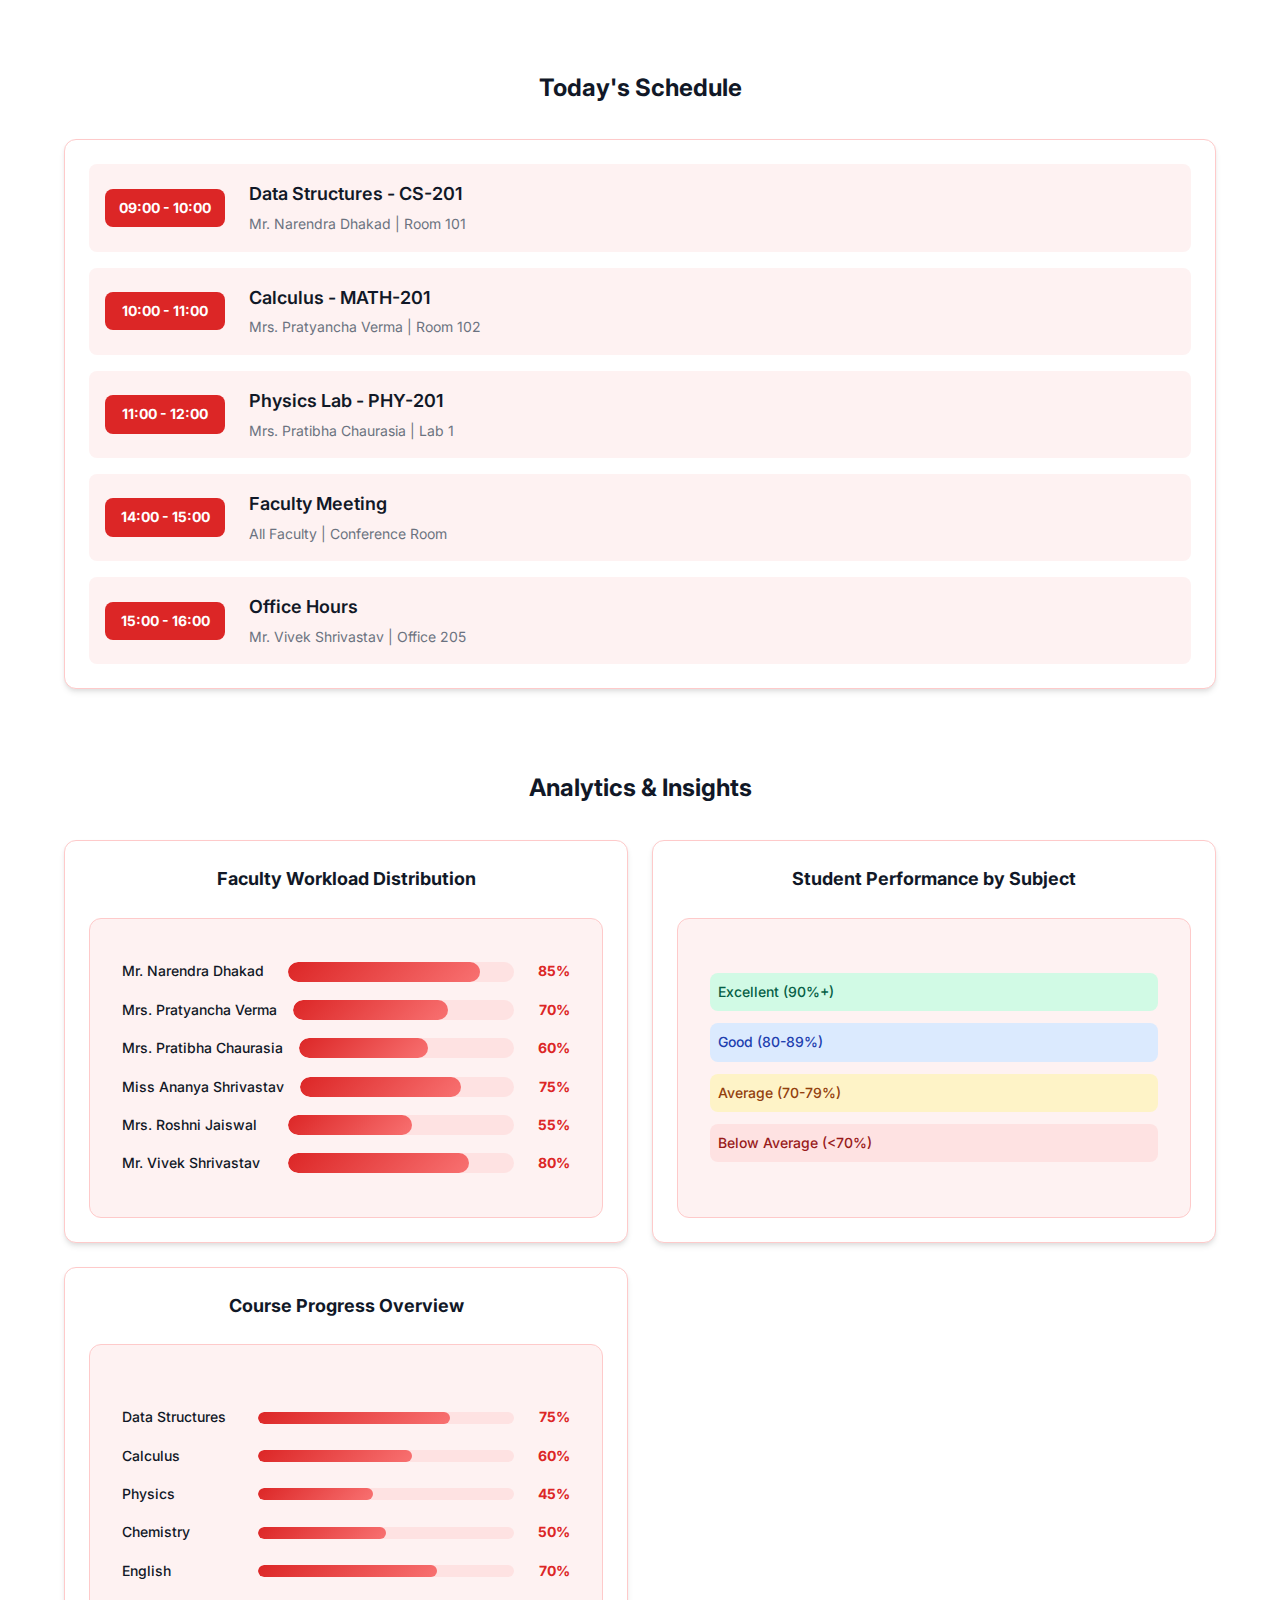
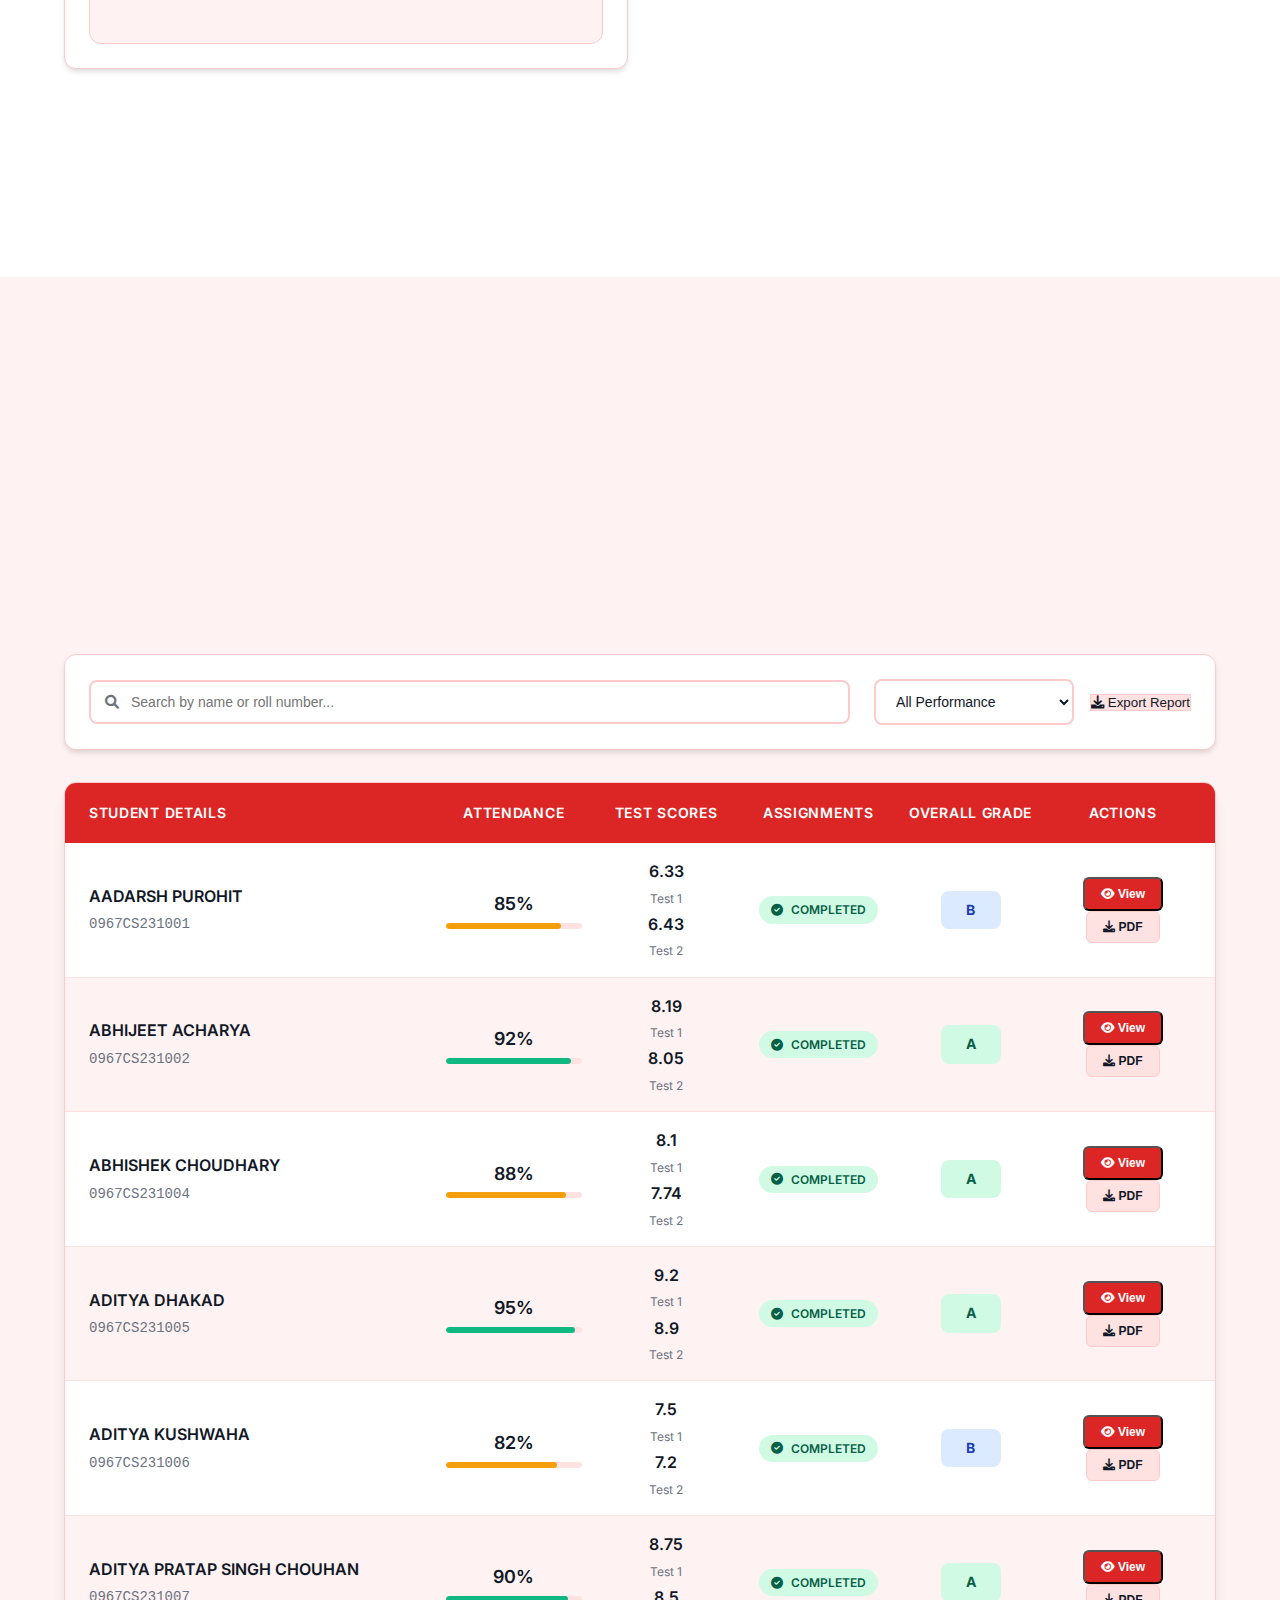
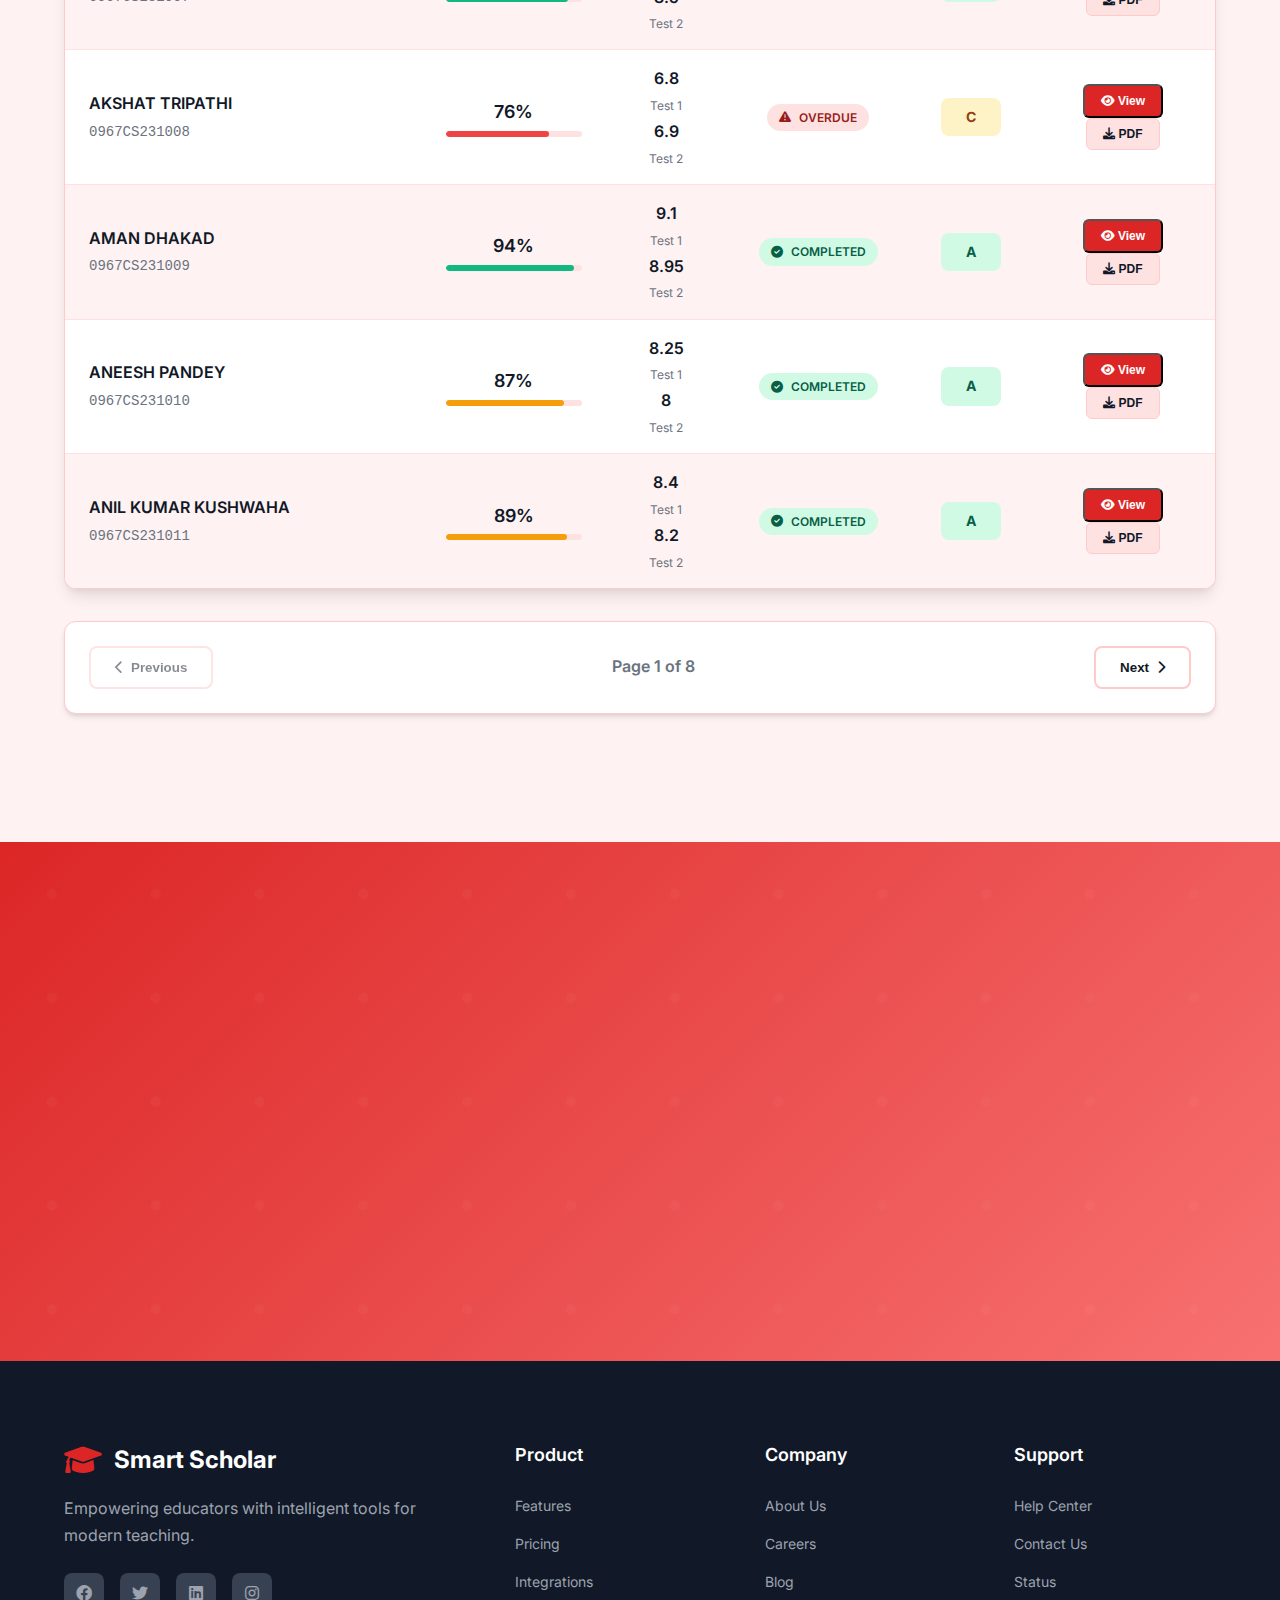
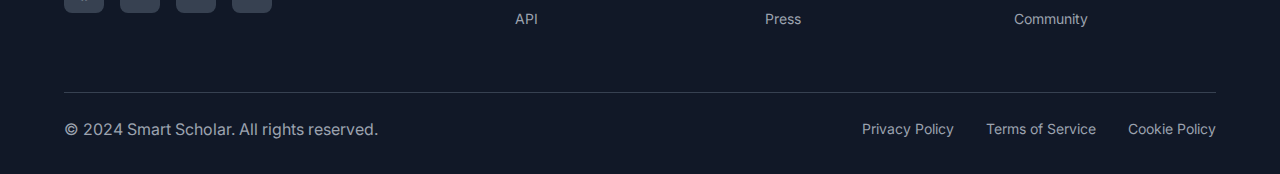
<file: Faculty Dashboard/Facultydashboardindex.html>
<!DOCTYPE html>
<html lang="en">
<head>
    <meta charset="UTF-8">
    <meta name="viewport" content="width=device-width, initial-scale=1.0">
    <title>Smart Scholar - Teacher Dashboard</title>
    <link rel="stylesheet" href="styles.css">
    <link href="https://cdnjs.cloudflare.com/ajax/libs/font-awesome/6.0.0/css/all.min.css" rel="stylesheet">
    <link href="https://fonts.googleapis.com/css2?family=Inter:wght@300;400;500;600;700;800;900&display=swap" rel="stylesheet">
</head>
<body>
    <!-- Navigation Header -->
    <nav class="navbar">
        <div class="nav-container">
            <div class="nav-logo">
                <i class="fas fa-graduation-cap"></i>
                <span>Smart Scholar</span>
            </div>
            <div class="nav-menu">
                <a href="#home" class="nav-link active">Home</a>
                <a href="#features" class="nav-link">Features</a>
                <a href="#teachers" class="nav-link">Teachers</a>
                <a href="#students" class="nav-link">Students</a>
                <a href="#about" class="nav-link">About</a>
                <a href="#contact" class="nav-link">Contact</a>
            </div>
            <div class="nav-actions">
                <button class="btn-secondary">Login</button>
                <button class="btn-primary">Get Started</button>
            </div>
            <div class="hamburger">
                <span></span>
                <span></span>
                <span></span>
            </div>
        </div>
    </nav>

    <!-- Hero Section -->
    <section class="hero" id="home">
        <div class="hero-container">
            <div class="hero-content">
                <h1 class="hero-title">
                    Transform Your Teaching with
                    <span class="gradient-text">Smart Scholar</span>
                </h1>
                <p class="hero-description">
                    The ultimate platform for managing curriculum, tracking student progress, 
                    and enhancing classroom engagement. Streamline your teaching workflow 
                    with our intelligent tools and analytics.
                </p>
                <div class="hero-actions">
                    <button class="btn-primary btn-large">
                        <i class="fas fa-rocket"></i>
                        Start Free Trial
                    </button>
                    <button class="btn-outline btn-large">
                        <i class="fas fa-play"></i>
                        Watch Demo
                    </button>
                </div>
                <div class="hero-stats">
                    <div class="stat">
                        <span class="stat-number">10K+</span>
                        <span class="stat-label">Teachers</span>
                    </div>
                    <div class="stat">
                        <span class="stat-number">50K+</span>
                        <span class="stat-label">Students</span>
                    </div>
                    <div class="stat">
                        <span class="stat-number">98%</span>
                        <span class="stat-label">Satisfaction</span>
                    </div>
                </div>
            </div>
            <div class="hero-image">
                <div class="dashboard-preview">
                    <div class="dashboard-header">
                        <div class="dashboard-nav">
                            <div class="nav-item active">Dashboard</div>
                            <div class="nav-item">Students</div>
                            <div class="nav-item">Curriculum</div>
                            <div class="nav-item">Analytics</div>
                        </div>
                    </div>
                    <div class="dashboard-content">
                        <div class="dashboard-cards">
                            <div class="card">
                                <div class="card-icon">
                                    <i class="fas fa-users"></i>
                                </div>
                                <div class="card-content">
                                    <h3>Total Students</h3>
                                    <p class="card-number">247</p>
                                </div>
                            </div>
                            <div class="card">
                                <div class="card-icon">
                                    <i class="fas fa-book"></i>
                                </div>
                                <div class="card-content">
                                    <h3>Active Courses</h3>
                                    <p class="card-number">12</p>
                                </div>
                            </div>
                            <div class="card">
                                <div class="card-icon">
                                    <i class="fas fa-chart-line"></i>
                                </div>
                                <div class="card-content">
                                    <h3>Progress Rate</h3>
                                    <p class="card-number">87%</p>
                                </div>
                            </div>
                        </div>
                        <div class="chart-container">
                            <div class="chart-header">
                                <h3>Student Performance</h3>
                                <div class="chart-legend">
                                    <span class="legend-item">
                                        <span class="legend-color" style="background: #DC2626;"></span>
                                        Excellent
                                    </span>
                                    <span class="legend-item">
                                        <span class="legend-color" style="background: #F87171;"></span>
                                        Good
                                    </span>
                                    <span class="legend-item">
                                        <span class="legend-color" style="background: #FECACA;"></span>
                                        Average
                                    </span>
                                </div>
                            </div>
                            <div class="chart-bars">
                                <div class="bar" style="height: 80%;"></div>
                                <div class="bar" style="height: 60%;"></div>
                                <div class="bar" style="height: 90%;"></div>
                                <div class="bar" style="height: 75%;"></div>
                                <div class="bar" style="height: 85%;"></div>
                                <div class="bar" style="height: 70%;"></div>
                            </div>
                        </div>
                    </div>
                </div>
            </div>
        </div>
    </section>

    <!-- Features Section -->
    <section class="features" id="features">
        <div class="container">
            <div class="section-header">
                <h2 class="section-title">Powerful Features for Modern Education</h2>
                <p class="section-description">
                    Everything you need to manage your classroom, track progress, and engage students
                </p>
            </div>
            <div class="features-grid">
                <div class="feature-card">
                    <div class="feature-icon">
                        <i class="fas fa-chalkboard-teacher"></i>
                    </div>
                    <h3>Smart Scholar Management</h3>
                    <p>Create, organize, and manage your curriculum with our intuitive tools. Track learning objectives and ensure comprehensive coverage.</p>
                </div>
                <div class="feature-card">
                    <div class="feature-icon">
                        <i class="fas fa-user-check"></i>
                    </div>
                    <h3>Attendance Tracking</h3>
                    <p>Automated attendance tracking with real-time notifications and detailed reports for better student management.</p>
                </div>
                <div class="feature-card">
                    <div class="feature-icon">
                        <i class="fas fa-chart-bar"></i>
                    </div>
                    <h3>Analytics & Insights</h3>
                    <p>Get detailed insights into student performance, engagement levels, and learning patterns with our advanced analytics.</p>
                </div>
                <div class="feature-card">
                    <div class="feature-icon">
                        <i class="fas fa-mobile-alt"></i>
                    </div>
                    <h3>Mobile Access</h3>
                    <p>Access your dashboard anywhere, anytime with our fully responsive mobile application for iOS and Android.</p>
                </div>
                <div class="feature-card">
                    <div class="feature-icon">
                        <i class="fas fa-users-cog"></i>
                    </div>
                    <h3>Student Collaboration</h3>
                    <p>Foster collaboration with group projects, peer reviews, and interactive learning activities.</p>
                </div>
                <div class="feature-card">
                    <div class="feature-icon">
                        <i class="fas fa-shield-alt"></i>
                    </div>
                    <h3>Secure & Private</h3>
                    <p>Enterprise-grade security ensures your data and student information are always protected and private.</p>
                </div>
            </div>
        </div>
    </section>

    <!-- Teacher Dashboard Section -->
    <section class="teacher-dashboard" id="teachers">
        <div class="container">
            <div class="section-header">
                <h2 class="section-title">Faculty Management Dashboard</h2>
                <p class="section-description">
                    Comprehensive faculty management system with class allocation, performance tracking, and administrative tools
                </p>
            </div>

            <!-- Faculty Overview Panel -->
            <div class="faculty-overview">
                <h3 class="dashboard-subtitle">Faculty Overview</h3>
                <div class="faculty-cards">
                    <div class="faculty-card">
                        <div class="faculty-photo">
                            <i class="fas fa-user-tie"></i>
                        </div>
                        <div class="faculty-info">
                            <h4>Mr. Narendra Dhakad</h4>
                            <p class="faculty-role">Head of Department - Computer Science</p>
                            <p class="faculty-subjects">OOPM (Object Oriented Programming & Methodology)</p>
                            <div class="faculty-contact">
                                <span><i class="fas fa-envelope"></i> narendra.dhakad@smartscholar.edu</span>
                                <span><i class="fas fa-phone"></i> +91 98765 43210</span>
                            </div>
                        </div>
                        <div class="faculty-stats">
                            <div class="stat-item">
                                <span class="stat-number">4</span>
                                <span class="stat-label">Classes</span>
                            </div>
                            <div class="stat-item">
                                <span class="stat-number">156</span>
                                <span class="stat-label">Students</span>
                            </div>
                        </div>
                    </div>

                    <div class="faculty-card">
                        <div class="faculty-photo">
                            <i class="fas fa-user-graduate"></i>
                        </div>
                        <div class="faculty-info">
                            <h4>Mrs. Pratyancha Verma</h4>
                            <p class="faculty-role">Senior Lecturer - Mathematics</p>
                            <p class="faculty-subjects">TOC (Theory of Computation), Major Project, Computer Workshop</p>
                            <div class="faculty-contact">
                                <span><i class="fas fa-envelope"></i> pratyancha.verma@smartscholar.edu</span>
                                <span><i class="fas fa-phone"></i> +91 98765 43211</span>
                            </div>
                        </div>
                        <div class="faculty-stats">
                            <div class="stat-item">
                                <span class="stat-number">3</span>
                                <span class="stat-label">Classes</span>
                            </div>
                            <div class="stat-item">
                                <span class="stat-number">120</span>
                                <span class="stat-label">Students</span>
                            </div>
                        </div>
                    </div>

                    <div class="faculty-card">
                        <div class="faculty-photo">
                            <i class="fas fa-user-graduate"></i>
                        </div>
                        <div class="faculty-info">
                            <h4>Mrs. Pratibha Chaurasia</h4>
                            <p class="faculty-role">Assistant Professor - Database & Systems</p>
                            <p class="faculty-subjects">DBMS, Python Programming, EEE</p>
                            <div class="faculty-contact">
                                <span><i class="fas fa-envelope"></i> pratibha.chaurasia@smartscholar.edu</span>
                                <span><i class="fas fa-phone"></i> +91 98765 43212</span>
                            </div>
                        </div>
                        <div class="faculty-stats">
                            <div class="stat-item">
                                <span class="stat-number">2</span>
                                <span class="stat-label">Classes</span>
                            </div>
                            <div class="stat-item">
                                <span class="stat-number">85</span>
                                <span class="stat-label">Students</span>
                            </div>
                        </div>
                    </div>

                    <div class="faculty-card">
                        <div class="faculty-photo">
                            <i class="fas fa-user-graduate"></i>
                        </div>
                        <div class="faculty-info">
                            <h4>Miss Ananya Shrivastav</h4>
                            <p class="faculty-role">Lecturer - Web & Mobile Computing</p>
                            <p class="faculty-subjects">WMC (Web & Mobile Computing), Discrete Structures</p>
                            <div class="faculty-contact">
                                <span><i class="fas fa-envelope"></i> ananya.shrivastav@smartscholar.edu</span>
                                <span><i class="fas fa-phone"></i> +91 98765 43213</span>
                            </div>
                        </div>
                        <div class="faculty-stats">
                            <div class="stat-item">
                                <span class="stat-number">3</span>
                                <span class="stat-label">Classes</span>
                            </div>
                            <div class="stat-item">
                                <span class="stat-number">95</span>
                                <span class="stat-label">Students</span>
                            </div>
                        </div>
                    </div>

                    <div class="faculty-card">
                        <div class="faculty-photo">
                            <i class="fas fa-user-graduate"></i>
                        </div>
                        <div class="faculty-info">
                            <h4>Mrs. Roshni Jaiswal</h4>
                            <p class="faculty-role">Assistant Professor - Security & Management</p>
                            <p class="faculty-subjects">Cyber Security, Digital Marketing Management, Java Programming</p>
                            <div class="faculty-contact">
                                <span><i class="fas fa-envelope"></i> roshni.jaiswal@smartscholar.edu</span>
                                <span><i class="fas fa-phone"></i> +91 98765 43214</span>
                            </div>
                        </div>
                        <div class="faculty-stats">
                            <div class="stat-item">
                                <span class="stat-number">2</span>
                                <span class="stat-label">Classes</span>
                            </div>
                            <div class="stat-item">
                                <span class="stat-number">78</span>
                                <span class="stat-label">Students</span>
                            </div>
                        </div>
                    </div>

                    <div class="faculty-card">
                        <div class="faculty-photo">
                            <i class="fas fa-user-tie"></i>
                        </div>
                        <div class="faculty-info">
                            <h4>Mr. Vivek Shrivastav</h4>
                            <p class="faculty-role">Senior Lecturer - Computer Science</p>
                            <p class="faculty-subjects">Digital Systems, Data Structures, Programming</p>
                            <div class="faculty-contact">
                                <span><i class="fas fa-envelope"></i> vivek.shrivastav@smartscholar.edu</span>
                                <span><i class="fas fa-phone"></i> +91 98765 43215</span>
                            </div>
                        </div>
                        <div class="faculty-stats">
                            <div class="stat-item">
                                <span class="stat-number">4</span>
                                <span class="stat-label">Classes</span>
                            </div>
                            <div class="stat-item">
                                <span class="stat-number">142</span>
                                <span class="stat-label">Students</span>
                            </div>
                        </div>
                    </div>

                    <div class="faculty-card">
                        <div class="faculty-photo">
                            <i class="fas fa-user-graduate"></i>
                        </div>
                        <div class="faculty-info">
                            <h4>Mrs. Vineta Verma</h4>
                            <p class="faculty-role">Assistant Professor - Information Technology</p>
                            <p class="faculty-subjects">Fundamentals of Information, Computer Basics</p>
                            <div class="faculty-contact">
                                <span><i class="fas fa-envelope"></i> vineta.verma@smartscholar.edu</span>
                                <span><i class="fas fa-phone"></i> +91 98765 43216</span>
                            </div>
                        </div>
                        <div class="faculty-stats">
                            <div class="stat-item">
                                <span class="stat-number">2</span>
                                <span class="stat-label">Classes</span>
                            </div>
                            <div class="stat-item">
                                <span class="stat-number">68</span>
                                <span class="stat-label">Students</span>
                            </div>
                        </div>
                    </div>
                </div>
            </div>

            <!-- Class & Subject Allocation -->
            <div class="allocation-section">
                <h3 class="dashboard-subtitle">Class & Subject Allocation</h3>
                <div class="allocation-grid">
                    <div class="allocation-card">
                        <h4>Computer Science Department</h4>
                        <div class="subject-list">
                            <div class="subject-item">
                                <span class="subject-name">OOPM (Object Oriented Programming & Methodology)</span>
                                <span class="faculty-name">Mr. Narendra Dhakad</span>
                                <span class="class-info">CS-301</span>
                            </div>
                            <div class="subject-item">
                                <span class="subject-name">DIGITALS (Digital Systems)</span>
                                <span class="faculty-name">Mr. Vivek Shrivastav</span>
                                <span class="class-info">CS-302</span>
                            </div>
                            <div class="subject-item">
                                <span class="subject-name">DATA S (Data Structures)</span>
                                <span class="faculty-name">Mr. Vivek Shrivastav</span>
                                <span class="class-info">CS-303</span>
                            </div>
                            <div class="subject-item">
                                <span class="subject-name">WMC (Web & Mobile Computing)</span>
                                <span class="faculty-name">Miss Ananya Shrivastav</span>
                                <span class="class-info">CS-304</span>
                            </div>
                            <div class="subject-item">
                                <span class="subject-name">DISCRETE S (Discrete Structures)</span>
                                <span class="faculty-name">Miss Ananya Shrivastav</span>
                                <span class="class-info">CS-305</span>
                            </div>
                            <div class="subject-item">
                                <span class="subject-name">JAVA (Java Programming)</span>
                                <span class="faculty-name">Mrs. Roshni Jaiswal</span>
                                <span class="class-info">CS-306</span>
                            </div>
                        </div>
                    </div>

                    <div class="allocation-card">
                        <h4>Mathematics Department</h4>
                        <div class="subject-list">
                            <div class="subject-item">
                                <span class="subject-name">TOC (Theory of Computation)</span>
                                <span class="faculty-name">Mrs. Pratyancha Verma</span>
                                <span class="class-info">MATH-301</span>
                            </div>
                            <div class="subject-item">
                                <span class="subject-name">MAJOR PRO (Major Project)</span>
                                <span class="faculty-name">Mrs. Pratyancha Verma</span>
                                <span class="class-info">MATH-302</span>
                            </div>
                            <div class="subject-item">
                                <span class="subject-name">COMP. WO (Computer Workshop)</span>
                                <span class="faculty-name">Mrs. Pratyancha Verma</span>
                                <span class="class-info">MATH-303</span>
                            </div>
                        </div>
                    </div>

                    <div class="allocation-card">
                        <h4>Database & Systems Department</h4>
                        <div class="subject-list">
                            <div class="subject-item">
                                <span class="subject-name">DBMS (Database Management System)</span>
                                <span class="faculty-name">Mrs. Pratibha Chaurasia</span>
                                <span class="class-info">DB-301</span>
                            </div>
                            <div class="subject-item">
                                <span class="subject-name">PYTHON (Python Programming)</span>
                                <span class="faculty-name">Mrs. Pratibha Chaurasia</span>
                                <span class="class-info">DB-302</span>
                            </div>
                            <div class="subject-item">
                                <span class="subject-name">EEE (Electrical & Electronics Engineering)</span>
                                <span class="faculty-name">Mrs. Pratibha Chaurasia</span>
                                <span class="class-info">DB-303</span>
                            </div>
                        </div>
                    </div>

                    <div class="allocation-card">
                        <h4>Security & Management Department</h4>
                        <div class="subject-list">
                            <div class="subject-item">
                                <span class="subject-name">CYBER SPY (Cyber Security)</span>
                                <span class="faculty-name">Mrs. Roshni Jaiswal</span>
                                <span class="class-info">SEC-301</span>
                            </div>
                            <div class="subject-item">
                                <span class="subject-name">DMM (Digital Marketing Management)</span>
                                <span class="faculty-name">Mrs. Roshni Jaiswal</span>
                                <span class="class-info">SEC-302</span>
                            </div>
                        </div>
                    </div>

                    <div class="allocation-card">
                        <h4>Foundation & Communication Department</h4>
                        <div class="subject-list">
                            <div class="subject-item">
                                <span class="subject-name">FOI (Fundamentals of Information)</span>
                                <span class="faculty-name">Mrs. Vineta Verma</span>
                                <span class="class-info">FOC-301</span>
                            </div>
                        </div>
                    </div>
                </div>
            </div>

            <!-- Attendance & Performance Reports -->
            <div class="reports-section">
                <h3 class="dashboard-subtitle">Attendance & Performance Reports</h3>
                <div class="reports-grid">
                    <div class="report-card">
                        <h4>Overall Attendance Summary</h4>
                        <div class="attendance-stats">
                            <div class="attendance-item">
                                <span class="attendance-label">Average Attendance</span>
                                <span class="attendance-value">87.5%</span>
                                <div class="attendance-bar">
                                    <div class="attendance-fill" style="width: 87.5%"></div>
                                </div>
                            </div>
                            <div class="attendance-item">
                                <span class="attendance-label">Classes with >90% Attendance</span>
                                <span class="attendance-value">12</span>
                            </div>
                            <div class="attendance-item">
                                <span class="attendance-label">Classes with <75% Attendance</span>
                                <span class="attendance-value">3</span>
                            </div>
                        </div>
                    </div>

                    <div class="report-card">
                        <h4>Test Performance Overview</h4>
                        <div class="performance-stats">
                            <div class="performance-item">
                                <span class="performance-label">Average Test Score</span>
                                <span class="performance-value">78.2%</span>
                            </div>
                            <div class="performance-item">
                                <span class="performance-label">Tests Conducted</span>
                                <span class="performance-value">45</span>
                            </div>
                            <div class="performance-item">
                                <span class="performance-label">Students Passed</span>
                                <span class="performance-value">92.3%</span>
                            </div>
                        </div>
                    </div>

                    <div class="report-card">
                        <h4>Faculty Workload</h4>
                        <div class="workload-stats">
                            <div class="workload-item">
                                <span class="workload-label">Total Classes per Week</span>
                                <span class="workload-value">18</span>
                            </div>
                            <div class="workload-item">
                                <span class="workload-label">Average Students per Class</span>
                                <span class="workload-value">32</span>
                            </div>
                            <div class="workload-item">
                                <span class="workload-label">Office Hours per Week</span>
                                <span class="workload-value">12</span>
                            </div>
                        </div>
                    </div>
                </div>
            </div>

            <!-- Announcements & Notifications -->
            <div class="announcements-section">
                <h3 class="dashboard-subtitle">Announcements & Notifications</h3>
                <div class="announcements-grid">
                    <div class="announcement-card urgent">
                        <div class="announcement-icon">
                            <i class="fas fa-exclamation-triangle"></i>
                        </div>
                        <div class="announcement-content">
                            <h4>Faculty Meeting - Tomorrow 2:00 PM</h4>
                            <p>Important discussion about upcoming semester curriculum changes and assessment patterns.</p>
                            <span class="announcement-time">2 hours ago</span>
                        </div>
                    </div>

                    <div class="announcement-card">
                        <div class="announcement-icon">
                            <i class="fas fa-calendar-check"></i>
                        </div>
                        <div class="announcement-content">
                            <h4>Mid-term Examination Schedule</h4>
                            <p>Mid-term examinations will be conducted from March 15-25. Please submit your question papers by March 10.</p>
                            <span class="announcement-time">1 day ago</span>
                        </div>
                    </div>

                    <div class="announcement-card">
                        <div class="announcement-icon">
                            <i class="fas fa-graduation-cap"></i>
                        </div>
                        <div class="announcement-content">
                            <h4>Professional Development Workshop</h4>
                            <p>Join us for a workshop on "Modern Teaching Methods" on March 20th. Registration is now open.</p>
                            <span class="announcement-time">3 days ago</span>
                        </div>
                    </div>

                    <div class="announcement-card">
                        <div class="announcement-icon">
                            <i class="fas fa-chart-line"></i>
                        </div>
                        <div class="announcement-content">
                            <h4>Student Performance Review</h4>
                            <p>Quarterly student performance review meeting scheduled for March 30th. Please prepare your reports.</p>
                            <span class="announcement-time">5 days ago</span>
                        </div>
                    </div>
                </div>
            </div>

            <!-- Schedule/Timetable -->
            <div class="schedule-section">
                <h3 class="dashboard-subtitle">Today's Schedule</h3>
                <div class="schedule-container">
                    <div class="schedule-timeline">
                        <div class="schedule-item">
                            <div class="schedule-time">09:00 - 10:00</div>
                            <div class="schedule-details">
                                <h4>Data Structures - CS-201</h4>
                                <p>Mr. Narendra Dhakad | Room 101</p>
                            </div>
                        </div>
                        <div class="schedule-item">
                            <div class="schedule-time">10:00 - 11:00</div>
                            <div class="schedule-details">
                                <h4>Calculus - MATH-201</h4>
                                <p>Mrs. Pratyancha Verma | Room 102</p>
                            </div>
                        </div>
                        <div class="schedule-item">
                            <div class="schedule-time">11:00 - 12:00</div>
                            <div class="schedule-details">
                                <h4>Physics Lab - PHY-201</h4>
                                <p>Mrs. Pratibha Chaurasia | Lab 1</p>
                            </div>
                        </div>
                        <div class="schedule-item">
                            <div class="schedule-time">14:00 - 15:00</div>
                            <div class="schedule-details">
                                <h4>Faculty Meeting</h4>
                                <p>All Faculty | Conference Room</p>
                            </div>
                        </div>
                        <div class="schedule-item">
                            <div class="schedule-time">15:00 - 16:00</div>
                            <div class="schedule-details">
                                <h4>Office Hours</h4>
                                <p>Mr. Vivek Shrivastav | Office 205</p>
                            </div>
                        </div>
                    </div>
                </div>
            </div>

            <!-- Analytics Section -->
            <div class="analytics-section">
                <h3 class="dashboard-subtitle">Analytics & Insights</h3>
                <div class="analytics-grid">
                    <div class="chart-card">
                        <h4>Faculty Workload Distribution</h4>
                        <div class="chart-container">
                            <div class="bar-chart">
                                <div class="bar-item">
                                    <span class="bar-label">Mr. Narendra Dhakad</span>
                                    <div class="bar">
                                        <div class="bar-fill" style="width: 85%"></div>
                                    </div>
                                    <span class="bar-value">85%</span>
                                </div>
                                <div class="bar-item">
                                    <span class="bar-label">Mrs. Pratyancha Verma</span>
                                    <div class="bar">
                                        <div class="bar-fill" style="width: 70%"></div>
                                    </div>
                                    <span class="bar-value">70%</span>
                                </div>
                                <div class="bar-item">
                                    <span class="bar-label">Mrs. Pratibha Chaurasia</span>
                                    <div class="bar">
                                        <div class="bar-fill" style="width: 60%"></div>
                                    </div>
                                    <span class="bar-value">60%</span>
                                </div>
                                <div class="bar-item">
                                    <span class="bar-label">Miss Ananya Shrivastav</span>
                                    <div class="bar">
                                        <div class="bar-fill" style="width: 75%"></div>
                                    </div>
                                    <span class="bar-value">75%</span>
                                </div>
                                <div class="bar-item">
                                    <span class="bar-label">Mrs. Roshni Jaiswal</span>
                                    <div class="bar">
                                        <div class="bar-fill" style="width: 55%"></div>
                                    </div>
                                    <span class="bar-value">55%</span>
                                </div>
                                <div class="bar-item">
                                    <span class="bar-label">Mr. Vivek Shrivastav</span>
                                    <div class="bar">
                                        <div class="bar-fill" style="width: 80%"></div>
                                    </div>
                                    <span class="bar-value">80%</span>
                                </div>
                            </div>
                        </div>
                    </div>

                    <div class="chart-card">
                        <h4>Student Performance by Subject</h4>
                        <div class="chart-container">
                            <div class="pie-chart">
                                <div class="pie-slice excellent" data-percentage="35">
                                    <span class="pie-label">Excellent (90%+)</span>
                                </div>
                                <div class="pie-slice good" data-percentage="40">
                                    <span class="pie-label">Good (80-89%)</span>
                                </div>
                                <div class="pie-slice average" data-percentage="20">
                                    <span class="pie-label">Average (70-79%)</span>
                                </div>
                                <div class="pie-slice below" data-percentage="5">
                                    <span class="pie-label">Below Average (<70%)</span>
                                </div>
                            </div>
                        </div>
                    </div>

                    <div class="chart-card">
                        <h4>Course Progress Overview</h4>
                        <div class="chart-container">
                            <div class="progress-chart">
                                <div class="progress-item">
                                    <span class="progress-label">Data Structures</span>
                                    <div class="progress-bar">
                                        <div class="progress-fill" style="width: 75%"></div>
                                    </div>
                                    <span class="progress-value">75%</span>
                                </div>
                                <div class="progress-item">
                                    <span class="progress-label">Calculus</span>
                                    <div class="progress-bar">
                                        <div class="progress-fill" style="width: 60%"></div>
                                    </div>
                                    <span class="progress-value">60%</span>
                                </div>
                                <div class="progress-item">
                                    <span class="progress-label">Physics</span>
                                    <div class="progress-bar">
                                        <div class="progress-fill" style="width: 45%"></div>
                                    </div>
                                    <span class="progress-value">45%</span>
                                </div>
                                <div class="progress-item">
                                    <span class="progress-label">Chemistry</span>
                                    <div class="progress-bar">
                                        <div class="progress-fill" style="width: 50%"></div>
                                    </div>
                                    <span class="progress-value">50%</span>
                                </div>
                                <div class="progress-item">
                                    <span class="progress-label">English</span>
                                    <div class="progress-bar">
                                        <div class="progress-fill" style="width: 70%"></div>
                                    </div>
                                    <span class="progress-value">70%</span>
                                </div>
                            </div>
                        </div>
                    </div>
                </div>
            </div>
        </div>
    </section>

    <!-- Student Report Dashboard Section -->
    <section class="student-dashboard" id="students">
        <div class="container">
            <div class="section-header">
                <h2 class="section-title">Student Performance Dashboard</h2>
                <p class="section-description">
                    Comprehensive view of student performance across all semesters with detailed analytics and reporting
                </p>
            </div>
            
            <!-- Dashboard Controls -->
            <div class="dashboard-controls">
                <div class="search-filters">
                    <div class="search-box">
                        <i class="fas fa-search"></i>
                        <input type="text" id="searchInput" placeholder="Search by name or roll number...">
                    </div>
                    <div class="filter-group">
                        <select id="performanceFilter" class="filter-select">
                            <option value="">All Performance</option>
                            <option value="excellent">Excellent (90%+)</option>
                            <option value="good">Good (80-89%)</option>
                            <option value="average">Average (70-79%)</option>
                            <option value="below">Below Average (<70%)</option>
                        </select>
                        <button class="btn-secondary" id="exportBtn">
                            <i class="fas fa-download"></i>
                            Export Report
                        </button>
                    </div>
                </div>
            </div>

            <!-- Student Report Table -->
            <div class="student-table-container">
                <div class="table-header">
                    <div class="table-row header-row">
                        <div class="col-student">Student Details</div>
                        <div class="col-attendance">Attendance</div>
                        <div class="col-tests">Test Scores</div>
                        <div class="col-assignments">Assignments</div>
                        <div class="col-grade">Overall Grade</div>
                        <div class="col-actions">Actions</div>
                    </div>
                </div>
                <div class="table-body" id="studentTableBody">
                    <!-- Student rows will be populated by JavaScript -->
                </div>
            </div>

            <!-- Pagination -->
            <div class="pagination">
                <button class="btn-pagination" id="prevBtn" disabled>
                    <i class="fas fa-chevron-left"></i>
                    Previous
                </button>
                <div class="pagination-info">
                    <span id="pageInfo">Page 1 of 3</span>
                </div>
                <button class="btn-pagination" id="nextBtn">
                    Next
                    <i class="fas fa-chevron-right"></i>
                </button>
            </div>
        </div>
    </section>

    <!-- CTA Section -->
    <section class="cta">
        <div class="container">
            <div class="cta-content">
                <h2>Ready to Transform Your Teaching?</h2>
                <p>Join thousands of educators who are already using Smart Scholar to enhance their teaching experience.</p>
                <div class="cta-actions">
                    <button class="btn-primary btn-large">
                        <i class="fas fa-download"></i>
                        Download Now
                    </button>
                    <button class="btn-outline btn-large">
                        <i class="fas fa-calendar"></i>
                        Schedule Demo
                    </button>
                </div>
            </div>
        </div>
    </section>

    <!-- Footer -->
    <footer class="footer">
        <div class="container">
            <div class="footer-content">
                <div class="footer-section">
                    <div class="footer-logo">
                        <i class="fas fa-graduation-cap"></i>
                        <span>Smart Scholar</span>
                    </div>
                    <p>Empowering educators with intelligent tools for modern teaching.</p>
                    <div class="social-links">
                        <a href="#"><i class="fab fa-facebook"></i></a>
                        <a href="#"><i class="fab fa-twitter"></i></a>
                        <a href="#"><i class="fab fa-linkedin"></i></a>
                        <a href="#"><i class="fab fa-instagram"></i></a>
                    </div>
                </div>
                <div class="footer-section">
                    <h4>Product</h4>
                    <ul>
                        <li><a href="#">Features</a></li>
                        <li><a href="#">Pricing</a></li>
                        <li><a href="#">Integrations</a></li>
                        <li><a href="#">API</a></li>
                    </ul>
                </div>
                <div class="footer-section">
                    <h4>Company</h4>
                    <ul>
                        <li><a href="#">About Us</a></li>
                        <li><a href="#">Careers</a></li>
                        <li><a href="#">Blog</a></li>
                        <li><a href="#">Press</a></li>
                    </ul>
                </div>
                <div class="footer-section">
                    <h4>Support</h4>
                    <ul>
                        <li><a href="#">Help Center</a></li>
                        <li><a href="#">Contact Us</a></li>
                        <li><a href="#">Status</a></li>
                        <li><a href="#">Community</a></li>
                    </ul>
                </div>
            </div>
            <div class="footer-bottom">
                <p>&copy; 2024 Smart Scholar. All rights reserved.</p>
                <div class="footer-links">
                    <a href="#">Privacy Policy</a>
                    <a href="#">Terms of Service</a>
                    <a href="#">Cookie Policy</a>
                </div>
            </div>
        </div>
    </footer>

    <script src="script.js"></script>
</body>
</html>
</file>
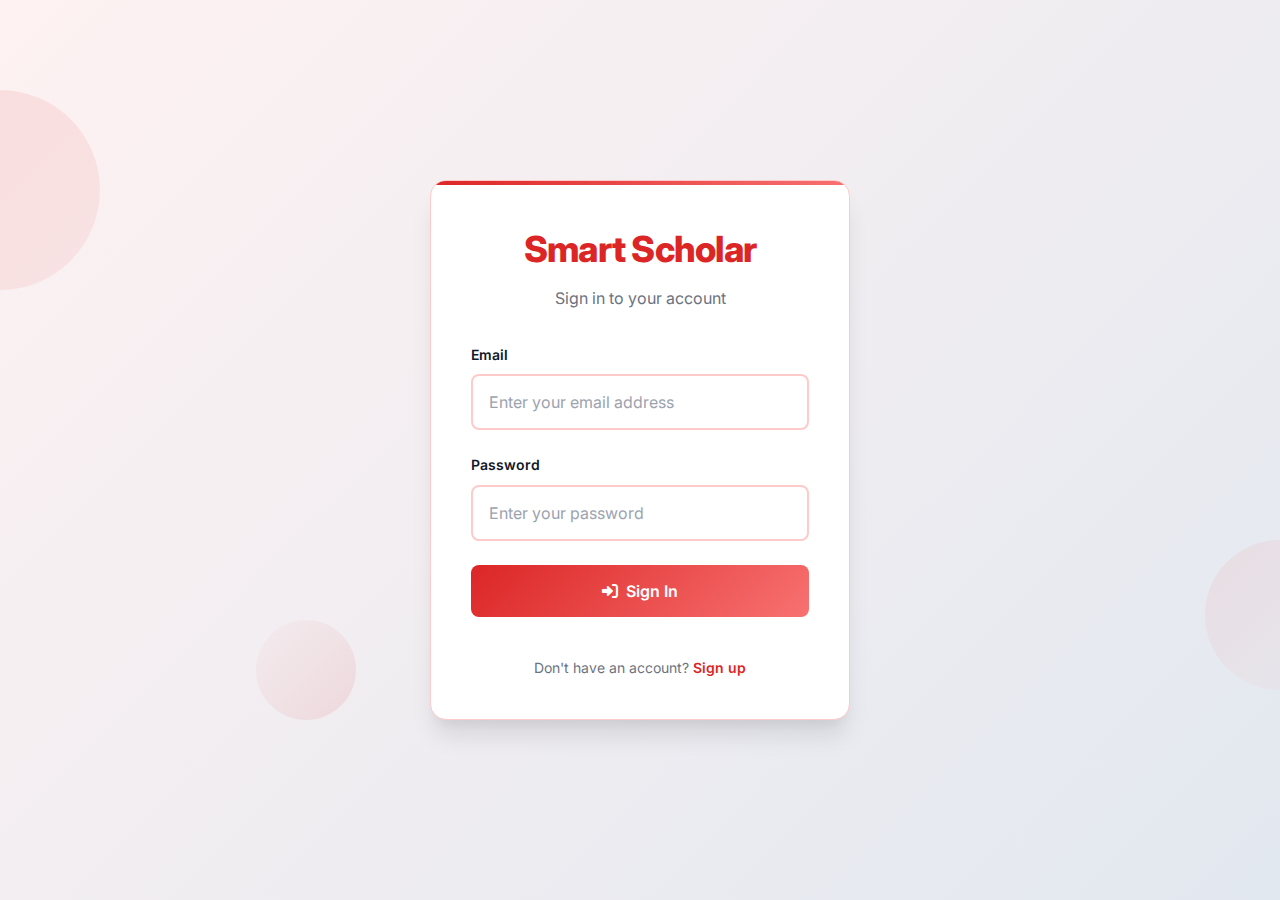
<file: Login/StudentLogin.html>
<!DOCTYPE html>
<html lang="en">
<head>
    <meta charset="UTF-8">
    <meta name="viewport" content="width=device-width, initial-scale=1.0">
    <title>Smart Scholar - Student Login</title>
    <link rel="stylesheet" href="student-styles.css">
    <link href="https://cdnjs.cloudflare.com/ajax/libs/font-awesome/6.0.0/css/all.min.css" rel="stylesheet">
    <link href="https://fonts.googleapis.com/css2?family=Inter:wght@300;400;500;600;700;800&display=swap" rel="stylesheet">
</head>
<body>
    <div class="login-container">
        <div class="login-card">
            <div class="login-header">
                <h1 class="login-title">Smart Scholar</h1>
                <p class="login-subtitle">Sign in to your account</p>
            </div>
            
            <form class="login-form" id="loginForm">
                <div class="form-group">
                    <label for="email" class="form-label">Email</label>
                    <input 
                        type="email" 
                        id="email" 
                        name="email" 
                        class="form-input" 
                        placeholder="Enter your email address"
                        required
                    >
                </div>
                
                <div class="form-group">
                    <label for="password" class="form-label">Password</label>
                    <input 
                        type="password" 
                        id="password" 
                        name="password" 
                        class="form-input" 
                        placeholder="Enter your password"
                        required
                    >
                </div>
                
                <button type="submit" class="login-btn">
                    <i class="fas fa-sign-in-alt"></i>
                    Sign In
                </button>
                
                <div class="form-footer">
                    <p class="signup-text">
                        Don't have an account? 
                        <a href="#" class="signup-link" id="signupLink">Sign up</a>
                    </p>
                </div>
            </form>
            
            <!-- Sign Up Form (Hidden by default) -->
            <form class="signup-form" id="signupForm" style="display: none;">
                <div class="form-group">
                    <label for="fullName" class="form-label">Full Name</label>
                    <input 
                        type="text" 
                        id="fullName" 
                        name="fullName" 
                        class="form-input" 
                        placeholder="Enter your full name"
                        required
                    >
                </div>
                
                <div class="form-group">
                    <label for="signupEmail" class="form-label">Email</label>
                    <input 
                        type="email" 
                        id="signupEmail" 
                        name="signupEmail" 
                        class="form-input" 
                        placeholder="Enter your email address"
                        required
                    >
                </div>
                
                <div class="form-group">
                    <label for="signupPassword" class="form-label">Password</label>
                    <input 
                        type="password" 
                        id="signupPassword" 
                        name="signupPassword" 
                        class="form-input" 
                        placeholder="Create a password"
                        required
                    >
                </div>
                
                <div class="form-group">
                    <label for="role" class="form-label">Role</label>
                    <select id="role" name="role" class="form-select" required>
                        <option value="student" selected>Student</option>
                        <option value="faculty">Faculty</option>
                        <option value="admin">Admin</option>
                    </select>
                </div>
                
                <button type="submit" class="login-btn">
                    <i class="fas fa-user-plus"></i>
                    Create Account
                </button>
                
                <div class="form-footer">
                    <p class="signup-text">
                        Already have an account? 
                        <a href="#" class="signup-link" id="loginLink">Sign in</a>
                    </p>
                </div>
            </form>
            
            <!-- Loading Spinner -->
            <div class="loading-spinner" id="loadingSpinner" style="display: none;">
                <div class="spinner"></div>
                <p>Signing in...</p>
            </div>
            
            <!-- Success/Error Messages -->
            <div class="message-container" id="messageContainer" style="display: none;">
                <div class="message" id="message">
                    <i class="fas fa-check-circle"></i>
                    <span id="messageText"></span>
                </div>
            </div>
        </div>
        
        <!-- Background Elements -->
        <div class="background-shapes">
            <div class="shape shape-1"></div>
            <div class="shape shape-2"></div>
            <div class="shape shape-3"></div>
        </div>
    </div>
    
    <script src="student-script.js"></script>
</body>
</html>
</file>
<file: Smartscholar /landing-styles.css>
/* Smart Scholar Landing Page Styles */

/* CSS Reset and Base Styles */
* {
    margin: 0;
    padding: 0;
    box-sizing: border-box;
}

:root {
    /* Smart Scholar Color Palette */
    --primary-color: #DC2626;
    --primary-dark: #B91C1C;
    --primary-light: #EF4444;
    --secondary-color: #F87171;
    --accent-color: #FEE2E2;
    
    --text-primary: #111827;
    --text-secondary: #6B7280;
    --text-muted: #9CA3AF;
    --text-white: #FFFFFF;
    
    --bg-primary: #FFFFFF;
    --bg-secondary: #F8FAFC;
    --bg-tertiary: #F1F5F9;
    --bg-gradient: linear-gradient(135deg, #E0F2FE 0%, #F0F9FF 50%, #FFFFFF 100%);
    
    --border-color: #E2E8F0;
    --border-light: #F1F5F9;
    
    --shadow-sm: 0 1px 2px 0 rgba(0, 0, 0, 0.05);
    --shadow-md: 0 4px 6px -1px rgba(0, 0, 0, 0.1), 0 2px 4px -1px rgba(0, 0, 0, 0.06);
    --shadow-lg: 0 10px 15px -3px rgba(0, 0, 0, 0.1), 0 4px 6px -2px rgba(0, 0, 0, 0.05);
    --shadow-xl: 0 20px 25px -5px rgba(0, 0, 0, 0.1), 0 10px 10px -5px rgba(0, 0, 0, 0.04);
    --shadow-2xl: 0 25px 50px -12px rgba(0, 0, 0, 0.25);
    
    /* Typography */
    --font-family: 'Inter', -apple-system, BlinkMacSystemFont, 'Segoe UI', Roboto, sans-serif;
    --font-size-sm: 0.875rem;
    --font-size-base: 1rem;
    --font-size-lg: 1.125rem;
    --font-size-xl: 1.25rem;
    --font-size-2xl: 1.5rem;
    --font-size-3xl: 1.875rem;
    --font-size-4xl: 2.25rem;
    --font-size-5xl: 3rem;
    --font-size-6xl: 3.75rem;
    
    /* Spacing */
    --space-2: 0.5rem;
    --space-3: 0.75rem;
    --space-4: 1rem;
    --space-5: 1.25rem;
    --space-6: 1.5rem;
    --space-8: 2rem;
    --space-10: 2.5rem;
    --space-12: 3rem;
    --space-16: 4rem;
    --space-20: 5rem;
    --space-24: 6rem;
    --space-32: 8rem;
    
    /* Border Radius */
    --radius-sm: 0.25rem;
    --radius-md: 0.375rem;
    --radius-lg: 0.5rem;
    --radius-xl: 0.75rem;
    --radius-2xl: 1rem;
    --radius-3xl: 1.5rem;
    --radius-full: 9999px;
    
    /* Transitions */
    --transition-fast: 0.15s ease;
    --transition-normal: 0.3s ease;
    --transition-slow: 0.5s ease;
}

body {
    font-family: var(--font-family);
    font-size: var(--font-size-base);
    line-height: 1.6;
    color: var(--text-primary);
    background: var(--bg-gradient);
    min-height: 100vh;
    -webkit-font-smoothing: antialiased;
    -moz-osx-font-smoothing: grayscale;
    overflow-x: hidden;
}

.container {
    max-width: 1200px;
    margin: 0 auto;
    padding: 0 var(--space-6);
}

/* Header */
.header {
    position: fixed;
    top: 0;
    left: 0;
    right: 0;
    background: rgba(255, 255, 255, 0.95);
    backdrop-filter: blur(10px);
    border-bottom: 1px solid var(--border-color);
    z-index: 1000;
    transition: all var(--transition-normal);
}

.header .container {
    display: flex;
    align-items: center;
    justify-content: center;
    height: 80px;
}

.logo {
    display: flex;
    align-items: center;
    gap: var(--space-3);
    text-decoration: none;
    color: var(--text-primary);
}

.logo-icon {
    position: relative;
    width: 40px;
    height: 40px;
    background: linear-gradient(135deg, var(--primary-color) 0%, var(--secondary-color) 100%);
    border-radius: var(--radius-xl);
    display: flex;
    align-items: center;
    justify-content: center;
    color: var(--text-white);
    font-size: var(--font-size-lg);
    transition: all var(--transition-normal);
}

.logo-icon i:last-child {
    position: absolute;
    top: -2px;
    right: -2px;
    font-size: 12px;
    background: var(--text-white);
    color: var(--primary-color);
    border-radius: var(--radius-full);
    width: 16px;
    height: 16px;
    display: flex;
    align-items: center;
    justify-content: center;
}

.logo:hover .logo-icon {
    transform: scale(1.1);
    box-shadow: var(--shadow-lg);
}

.logo-text {
    font-size: var(--font-size-xl);
    font-weight: 700;
    color: var(--primary-color);
}

/* Main Content */
.main-content {
    margin-top: 80px;
}

/* Hero Section */
.hero {
    padding: var(--space-32) 0 var(--space-24);
    text-align: center;
    position: relative;
    overflow: hidden;
}

.hero::before {
    content: '';
    position: absolute;
    top: 0;
    left: 0;
    right: 0;
    bottom: 0;
    background: url('data:image/svg+xml,<svg xmlns="http://www.w3.org/2000/svg" viewBox="0 0 100 100"><defs><pattern id="grid" width="20" height="20" patternUnits="userSpaceOnUse"><path d="M 20 0 L 0 0 0 20" fill="none" stroke="%23E2E8F0" stroke-width="0.5"/></pattern></defs><rect width="100" height="100" fill="url(%23grid)"/></svg>');
    opacity: 0.3;
}

.hero-content {
    position: relative;
    z-index: 2;
    max-width: 800px;
    margin: 0 auto;
}

.hero-title {
    font-size: var(--font-size-6xl);
    font-weight: 800;
    color: var(--text-primary);
    margin-bottom: var(--space-6);
    letter-spacing: -0.02em;
    line-height: 1.1;
    background: linear-gradient(135deg, var(--text-primary) 0%, var(--primary-color) 100%);
    -webkit-background-clip: text;
    -webkit-text-fill-color: transparent;
    background-clip: text;
    animation: fadeInUp 0.8s ease;
}

.hero-subtitle {
    font-size: var(--font-size-xl);
    color: var(--text-secondary);
    margin-bottom: var(--space-12);
    line-height: 1.7;
    font-weight: 400;
    animation: fadeInUp 0.8s ease 0.2s both;
}

.hero-buttons {
    display: flex;
    gap: var(--space-6);
    justify-content: center;
    margin-bottom: var(--space-8);
    flex-wrap: wrap;
    animation: fadeInUp 0.8s ease 0.4s both;
}

.btn-primary,
.btn-secondary {
    display: inline-flex;
    align-items: center;
    gap: var(--space-3);
    padding: var(--space-4) var(--space-8);
    border-radius: var(--radius-2xl);
    font-weight: 600;
    font-size: var(--font-size-lg);
    text-decoration: none;
    border: none;
    cursor: pointer;
    transition: all var(--transition-normal);
    position: relative;
    overflow: hidden;
    min-width: 160px;
    justify-content: center;
}

.btn-primary {
    background: linear-gradient(135deg, var(--primary-color) 0%, var(--secondary-color) 100%);
    color: var(--text-white);
    box-shadow: var(--shadow-lg);
}

.btn-primary:hover {
    transform: translateY(-2px);
    box-shadow: var(--shadow-2xl);
}

.btn-primary:active {
    transform: translateY(0);
}

.btn-secondary {
    background: var(--bg-primary);
    color: var(--text-primary);
    border: 2px solid var(--primary-color);
    box-shadow: var(--shadow-md);
}

.btn-secondary:hover {
    background: var(--primary-color);
    color: var(--text-white);
    transform: translateY(-2px);
    box-shadow: var(--shadow-xl);
}

.hero-tagline {
    font-size: var(--font-size-lg);
    color: var(--text-muted);
    font-style: italic;
    animation: fadeInUp 0.8s ease 0.6s both;
}

/* Features Section */
.features {
    padding: var(--space-24) 0;
    background: var(--bg-primary);
    position: relative;
}

.features-grid {
    display: grid;
    grid-template-columns: repeat(auto-fit, minmax(350px, 1fr));
    gap: var(--space-8);
    max-width: 1200px;
    margin: 0 auto;
}

.feature-card {
    background: var(--bg-primary);
    padding: var(--space-10);
    border-radius: var(--radius-3xl);
    text-align: center;
    border: 1px solid var(--border-color);
    transition: all var(--transition-normal);
    position: relative;
    overflow: hidden;
    cursor: pointer;
}

.feature-card::before {
    content: '';
    position: absolute;
    top: 0;
    left: 0;
    right: 0;
    height: 4px;
    background: linear-gradient(135deg, var(--primary-color) 0%, var(--secondary-color) 100%);
    transform: scaleX(0);
    transition: transform var(--transition-normal);
}

.feature-card:hover::before {
    transform: scaleX(1);
}

.feature-card:hover {
    transform: translateY(-8px);
    box-shadow: var(--shadow-2xl);
    border-color: var(--primary-color);
}

.feature-icon {
    width: 80px;
    height: 80px;
    background: linear-gradient(135deg, var(--primary-color) 0%, var(--secondary-color) 100%);
    border-radius: var(--radius-2xl);
    display: flex;
    align-items: center;
    justify-content: center;
    margin: 0 auto var(--space-6);
    color: var(--text-white);
    font-size: var(--font-size-3xl);
    transition: all var(--transition-normal);
}

.feature-card:hover .feature-icon {
    transform: scale(1.1) rotate(5deg);
    box-shadow: var(--shadow-lg);
}

.feature-title {
    font-size: var(--font-size-2xl);
    font-weight: 700;
    color: var(--text-primary);
    margin-bottom: var(--space-4);
    letter-spacing: -0.01em;
}

.feature-description {
    color: var(--text-secondary);
    line-height: 1.7;
    font-size: var(--font-size-base);
}

/* Student Attendance Section */
.attendance-section {
    padding: var(--space-24) 0;
    background: var(--bg-secondary);
    position: relative;
}

.attendance-content {
    display: flex;
    flex-direction: column;
    gap: var(--space-16);
}

.attendance-overview {
    display: grid;
    grid-template-columns: repeat(auto-fit, minmax(300px, 1fr));
    gap: var(--space-8);
}

.overview-card {
    background: var(--bg-primary);
    padding: var(--space-8);
    border-radius: var(--radius-2xl);
    text-align: center;
    border: 1px solid var(--border-color);
    transition: all var(--transition-normal);
    position: relative;
    overflow: hidden;
}

.overview-card::before {
    content: '';
    position: absolute;
    top: 0;
    left: 0;
    right: 0;
    height: 4px;
    background: linear-gradient(135deg, #3B82F6 0%, #60A5FA 100%);
    transform: scaleX(0);
    transition: transform var(--transition-normal);
}

.overview-card:hover::before {
    transform: scaleX(1);
}

.overview-card:hover {
    transform: translateY(-6px);
    box-shadow: var(--shadow-xl);
    border-color: #3B82F6;
}

.overview-icon {
    width: 70px;
    height: 70px;
    background: linear-gradient(135deg, #3B82F6 0%, #60A5FA 100%);
    border-radius: var(--radius-2xl);
    display: flex;
    align-items: center;
    justify-content: center;
    margin: 0 auto var(--space-4);
    color: var(--text-white);
    font-size: var(--font-size-2xl);
    transition: all var(--transition-normal);
}

.overview-card:hover .overview-icon {
    transform: scale(1.1) rotate(5deg);
}

.overview-card h3 {
    font-size: var(--font-size-xl);
    font-weight: 700;
    color: var(--text-primary);
    margin-bottom: var(--space-4);
}

.overview-card p {
    color: var(--text-secondary);
    line-height: 1.6;
    font-size: var(--font-size-sm);
}

.attendance-benefits {
    display: grid;
    grid-template-columns: 1fr 1fr;
    gap: var(--space-12);
    align-items: start;
}

.benefits-content h3 {
    font-size: var(--font-size-2xl);
    font-weight: 700;
    color: var(--text-primary);
    margin-bottom: var(--space-8);
}

.benefits-grid {
    display: grid;
    grid-template-columns: repeat(auto-fit, minmax(250px, 1fr));
    gap: var(--space-6);
}

.benefit-item {
    display: flex;
    gap: var(--space-4);
    align-items: flex-start;
    padding: var(--space-4);
    background: var(--bg-primary);
    border-radius: var(--radius-xl);
    border: 1px solid var(--border-color);
    transition: all var(--transition-normal);
}

.benefit-item:hover {
    transform: translateY(-2px);
    box-shadow: var(--shadow-md);
    border-color: #3B82F6;
}

.benefit-icon {
    width: 40px;
    height: 40px;
    background: linear-gradient(135deg, #3B82F6 0%, #60A5FA 100%);
    border-radius: var(--radius-lg);
    display: flex;
    align-items: center;
    justify-content: center;
    color: var(--text-white);
    font-size: var(--font-size-lg);
    flex-shrink: 0;
    transition: all var(--transition-normal);
}

.benefit-item:hover .benefit-icon {
    transform: scale(1.1);
}

.benefit-text h4 {
    font-size: var(--font-size-base);
    font-weight: 600;
    color: var(--text-primary);
    margin-bottom: var(--space-2);
}

.benefit-text p {
    color: var(--text-secondary);
    font-size: var(--font-size-sm);
    line-height: 1.5;
}

.attendance-visual {
    display: flex;
    justify-content: center;
}

.visual-card {
    background: var(--bg-primary);
    padding: var(--space-6);
    border-radius: var(--radius-2xl);
    border: 1px solid var(--border-color);
    box-shadow: var(--shadow-lg);
    max-width: 400px;
    width: 100%;
}

.visual-card h4 {
    font-size: var(--font-size-lg);
    font-weight: 600;
    color: var(--text-primary);
    margin-bottom: var(--space-4);
    text-align: center;
}

.dashboard-preview {
    display: flex;
    flex-direction: column;
    gap: var(--space-4);
}

.class-info {
    display: flex;
    justify-content: space-between;
    align-items: center;
    padding: var(--space-3);
    background: var(--bg-secondary);
    border-radius: var(--radius-lg);
}

.class-name {
    font-weight: 600;
    color: var(--text-primary);
    font-size: var(--font-size-sm);
}

.attendance-count {
    font-weight: 700;
    color: #10B981;
    font-size: var(--font-size-sm);
}

.attendance-bar {
    height: 8px;
    background: var(--border-light);
    border-radius: var(--radius-full);
    overflow: hidden;
}

.attendance-fill {
    height: 100%;
    background: linear-gradient(135deg, #10B981 0%, #34D399 100%);
    border-radius: var(--radius-full);
    transition: width var(--transition-slow);
}

.recent-activity {
    display: flex;
    flex-direction: column;
    gap: var(--space-2);
}

.activity-item {
    display: flex;
    align-items: center;
    gap: var(--space-2);
    padding: var(--space-2);
    background: var(--bg-secondary);
    border-radius: var(--radius-md);
    font-size: var(--font-size-xs);
    color: var(--text-secondary);
}

.activity-item i {
    color: #10B981;
    font-size: var(--font-size-sm);
}

/* Curriculum Activity Section */
.curriculum-section {
    padding: var(--space-24) 0;
    background: var(--bg-primary);
    position: relative;
}

.curriculum-content {
    display: flex;
    flex-direction: column;
    gap: var(--space-16);
}

.curriculum-overview {
    display: grid;
    grid-template-columns: repeat(auto-fit, minmax(300px, 1fr));
    gap: var(--space-8);
}

.curriculum-card {
    background: var(--bg-secondary);
    padding: var(--space-8);
    border-radius: var(--radius-2xl);
    text-align: center;
    border: 1px solid var(--border-color);
    transition: all var(--transition-normal);
    position: relative;
    overflow: hidden;
}

.curriculum-card::before {
    content: '';
    position: absolute;
    top: 0;
    left: 0;
    right: 0;
    height: 4px;
    background: linear-gradient(135deg, #8B5CF6 0%, #A78BFA 100%);
    transform: scaleX(0);
    transition: transform var(--transition-normal);
}

.curriculum-card:hover::before {
    transform: scaleX(1);
}

.curriculum-card:hover {
    transform: translateY(-6px);
    box-shadow: var(--shadow-xl);
    border-color: #8B5CF6;
}

.curriculum-icon {
    width: 70px;
    height: 70px;
    background: linear-gradient(135deg, #8B5CF6 0%, #A78BFA 100%);
    border-radius: var(--radius-2xl);
    display: flex;
    align-items: center;
    justify-content: center;
    margin: 0 auto var(--space-4);
    color: var(--text-white);
    font-size: var(--font-size-2xl);
    transition: all var(--transition-normal);
}

.curriculum-card:hover .curriculum-icon {
    transform: scale(1.1) rotate(5deg);
}

.curriculum-card h3 {
    font-size: var(--font-size-xl);
    font-weight: 700;
    color: var(--text-primary);
    margin-bottom: var(--space-4);
}

.curriculum-card p {
    color: var(--text-secondary);
    line-height: 1.6;
    font-size: var(--font-size-sm);
}

.curriculum-features {
    display: grid;
    grid-template-columns: 2fr 1fr;
    gap: var(--space-12);
}

.features-showcase h3 {
    font-size: var(--font-size-2xl);
    font-weight: 700;
    color: var(--text-primary);
    margin-bottom: var(--space-8);
}

.feature-showcase-grid {
    display: grid;
    grid-template-columns: repeat(auto-fit, minmax(250px, 1fr));
    gap: var(--space-6);
}

.showcase-item {
    display: flex;
    gap: var(--space-4);
    align-items: flex-start;
    padding: var(--space-4);
    background: var(--bg-secondary);
    border-radius: var(--radius-xl);
    border: 1px solid var(--border-color);
    transition: all var(--transition-normal);
}

.showcase-item:hover {
    transform: translateY(-2px);
    box-shadow: var(--shadow-md);
    border-color: #8B5CF6;
}

.showcase-icon {
    width: 40px;
    height: 40px;
    background: linear-gradient(135deg, #8B5CF6 0%, #A78BFA 100%);
    border-radius: var(--radius-lg);
    display: flex;
    align-items: center;
    justify-content: center;
    color: var(--text-white);
    font-size: var(--font-size-lg);
    flex-shrink: 0;
    transition: all var(--transition-normal);
}

.showcase-item:hover .showcase-icon {
    transform: scale(1.1);
}

.showcase-content h4 {
    font-size: var(--font-size-base);
    font-weight: 600;
    color: var(--text-primary);
    margin-bottom: var(--space-2);
}

.showcase-content p {
    color: var(--text-secondary);
    font-size: var(--font-size-sm);
    line-height: 1.5;
}

.curriculum-stats {
    display: flex;
    justify-content: center;
}

.stats-container {
    background: var(--bg-secondary);
    padding: var(--space-6);
    border-radius: var(--radius-2xl);
    border: 1px solid var(--border-color);
    box-shadow: var(--shadow-lg);
    width: 100%;
    max-width: 300px;
}

.stats-container h4 {
    font-size: var(--font-size-lg);
    font-weight: 600;
    color: var(--text-primary);
    margin-bottom: var(--space-6);
    text-align: center;
}

.stats-grid {
    display: flex;
    flex-direction: column;
    gap: var(--space-4);
}

.stat-card {
    display: flex;
    gap: var(--space-4);
    align-items: center;
    padding: var(--space-4);
    background: var(--bg-primary);
    border-radius: var(--radius-lg);
    border: 1px solid var(--border-color);
    transition: all var(--transition-normal);
}

.stat-card:hover {
    transform: translateY(-2px);
    box-shadow: var(--shadow-md);
    border-color: #8B5CF6;
}

.stat-card .stat-icon {
    width: 40px;
    height: 40px;
    background: linear-gradient(135deg, #8B5CF6 0%, #A78BFA 100%);
    border-radius: var(--radius-lg);
    display: flex;
    align-items: center;
    justify-content: center;
    color: var(--text-white);
    font-size: var(--font-size-lg);
    flex-shrink: 0;
}

.stat-content {
    flex: 1;
}

.stat-card .stat-number {
    font-size: var(--font-size-2xl);
    font-weight: 800;
    color: #8B5CF6;
    line-height: 1;
    margin-bottom: var(--space-1);
}

.stat-card .stat-label {
    font-size: var(--font-size-xs);
    color: var(--text-secondary);
    font-weight: 500;
}

/* Section Icon Styles */
.section-icon {
    width: 60px;
    height: 60px;
    background: linear-gradient(135deg, var(--primary-color) 0%, var(--secondary-color) 100%);
    border-radius: var(--radius-2xl);
    display: flex;
    align-items: center;
    justify-content: center;
    margin: 0 auto var(--space-4);
    color: var(--text-white);
    font-size: var(--font-size-xl);
    transition: all var(--transition-normal);
}

.section-header:hover .section-icon {
    transform: scale(1.1);
}

/* Problem & Solution Section */
.problem-solution {
    padding: var(--space-24) 0;
    background: var(--bg-primary);
    position: relative;
}

.problem-content {
    display: grid;
    grid-template-columns: 1fr 1fr;
    gap: var(--space-12);
    margin-bottom: var(--space-16);
}

.problem-statement,
.impact-section {
    background: var(--bg-secondary);
    padding: var(--space-8);
    border-radius: var(--radius-2xl);
    border: 1px solid var(--border-color);
    position: relative;
    transition: all var(--transition-normal);
}

.problem-statement:hover,
.impact-section:hover {
    transform: translateY(-4px);
    box-shadow: var(--shadow-lg);
}

.problem-icon,
.impact-icon {
    width: 60px;
    height: 60px;
    background: linear-gradient(135deg, #EF4444 0%, #F87171 100%);
    border-radius: var(--radius-xl);
    display: flex;
    align-items: center;
    justify-content: center;
    color: var(--text-white);
    font-size: var(--font-size-xl);
    margin-bottom: var(--space-4);
    transition: all var(--transition-normal);
}

.problem-statement:hover .problem-icon,
.impact-section:hover .impact-icon {
    transform: scale(1.1);
}

.problem-title,
.impact-title {
    font-size: var(--font-size-2xl);
    font-weight: 700;
    color: var(--text-primary);
    margin-bottom: var(--space-4);
}

.problem-description,
.impact-description {
    color: var(--text-secondary);
    line-height: 1.7;
    font-size: var(--font-size-base);
}

/* Outcomes Section */
.outcomes-section {
    margin-bottom: var(--space-16);
}

.outcomes-header {
    display: flex;
    align-items: center;
    gap: var(--space-4);
    margin-bottom: var(--space-8);
    justify-content: center;
}

.outcomes-icon {
    width: 50px;
    height: 50px;
    background: linear-gradient(135deg, var(--primary-color) 0%, var(--secondary-color) 100%);
    border-radius: var(--radius-xl);
    display: flex;
    align-items: center;
    justify-content: center;
    color: var(--text-white);
    font-size: var(--font-size-lg);
}

.outcomes-title {
    font-size: var(--font-size-3xl);
    font-weight: 700;
    color: var(--text-primary);
}

.outcomes-grid {
    display: grid;
    grid-template-columns: repeat(auto-fit, minmax(280px, 1fr));
    gap: var(--space-6);
    margin-bottom: var(--space-8);
}

.outcome-card {
    background: var(--bg-primary);
    padding: var(--space-6);
    border-radius: var(--radius-xl);
    text-align: center;
    border: 1px solid var(--border-color);
    transition: all var(--transition-normal);
    position: relative;
    overflow: hidden;
}

.outcome-card::before {
    content: '';
    position: absolute;
    top: 0;
    left: 0;
    right: 0;
    height: 3px;
    background: linear-gradient(135deg, #10B981 0%, #34D399 100%);
    transform: scaleX(0);
    transition: transform var(--transition-normal);
}

.outcome-card:hover::before {
    transform: scaleX(1);
}

.outcome-card:hover {
    transform: translateY(-6px);
    box-shadow: var(--shadow-xl);
    border-color: #10B981;
}

.outcome-icon {
    width: 60px;
    height: 60px;
    background: linear-gradient(135deg, #10B981 0%, #34D399 100%);
    border-radius: var(--radius-xl);
    display: flex;
    align-items: center;
    justify-content: center;
    margin: 0 auto var(--space-4);
    color: var(--text-white);
    font-size: var(--font-size-xl);
    transition: all var(--transition-normal);
}

.outcome-card:hover .outcome-icon {
    transform: scale(1.1) rotate(5deg);
}

.outcome-card h4 {
    font-size: var(--font-size-lg);
    font-weight: 600;
    color: var(--text-primary);
    margin-bottom: var(--space-3);
}

.outcome-card p {
    color: var(--text-secondary);
    font-size: var(--font-size-sm);
    line-height: 1.6;
}

.implementation-note {
    background: linear-gradient(135deg, #DBEAFE 0%, #EFF6FF 100%);
    padding: var(--space-4);
    border-radius: var(--radius-lg);
    border-left: 4px solid #3B82F6;
    display: flex;
    align-items: center;
    gap: var(--space-3);
    max-width: 800px;
    margin: 0 auto;
}

.note-icon {
    color: #3B82F6;
    font-size: var(--font-size-lg);
    flex-shrink: 0;
}

.implementation-note p {
    color: #1E40AF;
    font-weight: 500;
    margin: 0;
}

/* Stakeholders Section */
.stakeholders-section {
    margin-bottom: var(--space-16);
}

.stakeholders-header {
    display: flex;
    align-items: center;
    gap: var(--space-4);
    margin-bottom: var(--space-8);
    justify-content: center;
}

.stakeholders-icon {
    width: 50px;
    height: 50px;
    background: linear-gradient(135deg, #8B5CF6 0%, #A78BFA 100%);
    border-radius: var(--radius-xl);
    display: flex;
    align-items: center;
    justify-content: center;
    color: var(--text-white);
    font-size: var(--font-size-lg);
}

.stakeholders-title {
    font-size: var(--font-size-3xl);
    font-weight: 700;
    color: var(--text-primary);
}

.stakeholders-grid {
    display: grid;
    grid-template-columns: repeat(auto-fit, minmax(250px, 1fr));
    gap: var(--space-6);
}

.stakeholder-card {
    background: var(--bg-primary);
    padding: var(--space-6);
    border-radius: var(--radius-xl);
    text-align: center;
    border: 1px solid var(--border-color);
    transition: all var(--transition-normal);
    position: relative;
    overflow: hidden;
}

.stakeholder-card::before {
    content: '';
    position: absolute;
    top: 0;
    left: 0;
    right: 0;
    height: 3px;
    background: linear-gradient(135deg, #8B5CF6 0%, #A78BFA 100%);
    transform: scaleX(0);
    transition: transform var(--transition-normal);
}

.stakeholder-card:hover::before {
    transform: scaleX(1);
}

.stakeholder-card:hover {
    transform: translateY(-4px);
    box-shadow: var(--shadow-lg);
    border-color: #8B5CF6;
}

.stakeholder-icon {
    width: 50px;
    height: 50px;
    background: linear-gradient(135deg, #8B5CF6 0%, #A78BFA 100%);
    border-radius: var(--radius-lg);
    display: flex;
    align-items: center;
    justify-content: center;
    margin: 0 auto var(--space-4);
    color: var(--text-white);
    font-size: var(--font-size-lg);
    transition: all var(--transition-normal);
}

.stakeholder-card:hover .stakeholder-icon {
    transform: scale(1.1);
}

.stakeholder-card h4 {
    font-size: var(--font-size-base);
    font-weight: 600;
    color: var(--text-primary);
    margin-bottom: var(--space-2);
}

.stakeholder-card p {
    color: var(--text-secondary);
    font-size: var(--font-size-sm);
    line-height: 1.5;
}

/* Supporting Data Section */
.supporting-data-section {
    background: var(--bg-secondary);
    padding: var(--space-8);
    border-radius: var(--radius-2xl);
    border: 1px solid var(--border-color);
}

.data-header {
    display: flex;
    align-items: center;
    gap: var(--space-4);
    margin-bottom: var(--space-6);
    justify-content: center;
}

.data-icon {
    width: 50px;
    height: 50px;
    background: linear-gradient(135deg, #F59E0B 0%, #FCD34D 100%);
    border-radius: var(--radius-xl);
    display: flex;
    align-items: center;
    justify-content: center;
    color: var(--text-white);
    font-size: var(--font-size-lg);
}

.data-title {
    font-size: var(--font-size-3xl);
    font-weight: 700;
    color: var(--text-primary);
}

.data-description {
    color: var(--text-secondary);
    line-height: 1.7;
    font-size: var(--font-size-base);
    text-align: center;
    margin-bottom: var(--space-8);
    max-width: 800px;
    margin-left: auto;
    margin-right: auto;
}

.data-stats {
    display: grid;
    grid-template-columns: repeat(auto-fit, minmax(200px, 1fr));
    gap: var(--space-6);
    max-width: 600px;
    margin: 0 auto;
}

.stat-item {
    text-align: center;
    padding: var(--space-4);
    background: var(--bg-primary);
    border-radius: var(--radius-lg);
    border: 1px solid var(--border-color);
    transition: all var(--transition-normal);
}

.stat-item:hover {
    transform: translateY(-2px);
    box-shadow: var(--shadow-md);
}

.stat-number {
    font-size: var(--font-size-4xl);
    font-weight: 800;
    color: #F59E0B;
    margin-bottom: var(--space-2);
    line-height: 1;
}

.stat-label {
    font-size: var(--font-size-sm);
    color: var(--text-secondary);
    font-weight: 500;
}

/* Additional Features Section */
.additional-features {
    padding: var(--space-24) 0;
    background: var(--bg-secondary);
}

.section-header {
    text-align: center;
    margin-bottom: var(--space-16);
    max-width: 600px;
    margin-left: auto;
    margin-right: auto;
}

.section-title {
    font-size: var(--font-size-4xl);
    font-weight: 800;
    color: var(--text-primary);
    margin-bottom: var(--space-4);
    letter-spacing: -0.02em;
}

.section-subtitle {
    font-size: var(--font-size-lg);
    color: var(--text-secondary);
    line-height: 1.6;
}

.features-list {
    display: grid;
    grid-template-columns: repeat(auto-fit, minmax(300px, 1fr));
    gap: var(--space-8);
    max-width: 1000px;
    margin: 0 auto;
}

.feature-item {
    display: flex;
    gap: var(--space-4);
    align-items: flex-start;
    padding: var(--space-6);
    background: var(--bg-primary);
    border-radius: var(--radius-xl);
    border: 1px solid var(--border-color);
    transition: all var(--transition-normal);
}

.feature-item:hover {
    transform: translateY(-4px);
    box-shadow: var(--shadow-lg);
    border-color: var(--primary-color);
}

.feature-item-icon {
    width: 50px;
    height: 50px;
    background: linear-gradient(135deg, var(--primary-color) 0%, var(--secondary-color) 100%);
    border-radius: var(--radius-lg);
    display: flex;
    align-items: center;
    justify-content: center;
    color: var(--text-white);
    font-size: var(--font-size-xl);
    flex-shrink: 0;
    transition: all var(--transition-normal);
}

.feature-item:hover .feature-item-icon {
    transform: scale(1.1);
}

.feature-item-content h4 {
    font-size: var(--font-size-lg);
    font-weight: 600;
    color: var(--text-primary);
    margin-bottom: var(--space-2);
}

.feature-item-content p {
    color: var(--text-secondary);
    font-size: var(--font-size-sm);
    line-height: 1.6;
}

/* Footer */
.footer {
    background: var(--text-primary);
    color: var(--text-white);
    padding: var(--space-16) 0 var(--space-8);
}

.footer-content {
    display: grid;
    grid-template-columns: 1fr 2fr;
    gap: var(--space-16);
    margin-bottom: var(--space-12);
}

.footer-brand .logo-text {
    color: var(--text-white);
}

.footer-description {
    color: var(--text-muted);
    margin-top: var(--space-4);
    line-height: 1.6;
}

.footer-links {
    display: grid;
    grid-template-columns: repeat(3, 1fr);
    gap: var(--space-8);
}

.footer-column h4 {
    color: var(--text-white);
    font-size: var(--font-size-lg);
    font-weight: 600;
    margin-bottom: var(--space-4);
}

.footer-column ul {
    list-style: none;
}

.footer-column ul li {
    margin-bottom: var(--space-2);
}

.footer-column ul li a {
    color: var(--text-muted);
    text-decoration: none;
    transition: color var(--transition-fast);
}

.footer-column ul li a:hover {
    color: var(--text-white);
}

.footer-bottom {
    display: flex;
    justify-content: space-between;
    align-items: center;
    padding-top: var(--space-8);
    border-top: 1px solid #374151;
    flex-wrap: wrap;
    gap: var(--space-4);
}

.footer-bottom p {
    color: var(--text-muted);
    font-size: var(--font-size-sm);
}

.social-links {
    display: flex;
    gap: var(--space-4);
}

.social-links a {
    width: 40px;
    height: 40px;
    background: #374151;
    border-radius: var(--radius-lg);
    display: flex;
    align-items: center;
    justify-content: center;
    color: var(--text-muted);
    transition: all var(--transition-fast);
    text-decoration: none;
}

.social-links a:hover {
    background: var(--primary-color);
    color: var(--text-white);
    transform: translateY(-2px);
}

/* Background Elements */
.background-elements {
    position: fixed;
    top: 0;
    left: 0;
    width: 100%;
    height: 100%;
    pointer-events: none;
    z-index: 1;
}

.bg-shape {
    position: absolute;
    border-radius: var(--radius-full);
    opacity: 0.1;
    animation: float 8s ease-in-out infinite;
}

.bg-shape-1 {
    width: 200px;
    height: 200px;
    background: linear-gradient(135deg, var(--primary-color) 0%, var(--secondary-color) 100%);
    top: 10%;
    left: -100px;
    animation-delay: 0s;
}

.bg-shape-2 {
    width: 150px;
    height: 150px;
    background: linear-gradient(135deg, var(--secondary-color) 0%, var(--accent-color) 100%);
    top: 60%;
    right: -75px;
    animation-delay: 2s;
}

.bg-shape-3 {
    width: 100px;
    height: 100px;
    background: linear-gradient(135deg, var(--accent-color) 0%, var(--primary-color) 100%);
    bottom: 20%;
    left: 20%;
    animation-delay: 4s;
}

.bg-shape-4 {
    width: 120px;
    height: 120px;
    background: linear-gradient(135deg, #3B82F6 0%, #60A5FA 100%);
    top: 30%;
    right: 30%;
    animation-delay: 6s;
}

@keyframes float {
    0%, 100% {
        transform: translateY(0px) rotate(0deg);
    }
    50% {
        transform: translateY(-20px) rotate(180deg);
    }
}

@keyframes fadeInUp {
    from {
        opacity: 0;
        transform: translateY(30px);
    }
    to {
        opacity: 1;
        transform: translateY(0);
    }
}

/* Responsive Design */
@media (max-width: 1024px) {
    .hero-title {
        font-size: var(--font-size-5xl);
    }
    
    .features-grid {
        grid-template-columns: repeat(auto-fit, minmax(300px, 1fr));
        gap: var(--space-6);
    }
    
    .footer-content {
        grid-template-columns: 1fr;
        gap: var(--space-12);
    }
}

@media (max-width: 768px) {
    .container {
        padding: 0 var(--space-4);
    }
    
    .hero {
        padding: var(--space-20) 0 var(--space-16);
    }
    
    .hero-title {
        font-size: var(--font-size-4xl);
    }
    
    .hero-subtitle {
        font-size: var(--font-size-lg);
    }
    
    .hero-buttons {
        flex-direction: column;
        align-items: center;
        gap: var(--space-4);
    }
    
    .btn-primary,
    .btn-secondary {
        width: 100%;
        max-width: 280px;
    }
    
    .features-grid {
        grid-template-columns: 1fr;
        gap: var(--space-6);
    }
    
    .feature-card {
        padding: var(--space-8);
    }
    
    .features-list {
        grid-template-columns: 1fr;
    }
    
    /* Attendance Section Responsive */
    .attendance-overview {
        grid-template-columns: 1fr;
        gap: var(--space-6);
    }
    
    .attendance-benefits {
        grid-template-columns: 1fr;
        gap: var(--space-8);
    }
    
    .benefits-grid {
        grid-template-columns: 1fr;
        gap: var(--space-4);
    }
    
    .overview-card,
    .curriculum-card {
        padding: var(--space-6);
    }
    
    /* Curriculum Section Responsive */
    .curriculum-overview {
        grid-template-columns: 1fr;
        gap: var(--space-6);
    }
    
    .curriculum-features {
        grid-template-columns: 1fr;
        gap: var(--space-8);
    }
    
    .feature-showcase-grid {
        grid-template-columns: 1fr;
        gap: var(--space-4);
    }
    
    .stats-container {
        max-width: 100%;
    }
    
    .visual-card {
        max-width: 100%;
    }
    
    /* Problem & Solution Section Responsive */
    .problem-content {
        grid-template-columns: 1fr;
        gap: var(--space-8);
    }
    
    .problem-statement,
    .impact-section {
        padding: var(--space-6);
    }
    
    .outcomes-grid {
        grid-template-columns: 1fr;
        gap: var(--space-4);
    }
    
    .outcome-card {
        padding: var(--space-5);
    }
    
    .stakeholders-grid {
        grid-template-columns: 1fr;
        gap: var(--space-4);
    }
    
    .stakeholder-card {
        padding: var(--space-5);
    }
    
    .data-stats {
        grid-template-columns: 1fr;
        gap: var(--space-4);
    }
    
    .outcomes-title,
    .stakeholders-title,
    .data-title {
        font-size: var(--font-size-2xl);
    }
    
    .footer-links {
        grid-template-columns: 1fr;
        gap: var(--space-6);
    }
    
    .footer-bottom {
        flex-direction: column;
        text-align: center;
    }
}

@media (max-width: 480px) {
    .hero-title {
        font-size: var(--font-size-3xl);
    }
    
    .hero-subtitle {
        font-size: var(--font-size-base);
    }
    
    .feature-card {
        padding: var(--space-6);
    }
    
    .feature-icon {
        width: 60px;
        height: 60px;
        font-size: var(--font-size-2xl);
    }
    
    .section-title {
        font-size: var(--font-size-3xl);
    }
    
    /* Problem & Solution Section Mobile */
    .problem-statement,
    .impact-section {
        padding: var(--space-4);
    }
    
    .problem-icon,
    .impact-icon {
        width: 50px;
        height: 50px;
        font-size: var(--font-size-lg);
    }
    
    .problem-title,
    .impact-title {
        font-size: var(--font-size-xl);
    }
    
    .outcome-card,
    .stakeholder-card {
        padding: var(--space-4);
    }
    
    .outcome-icon,
    .stakeholder-icon {
        width: 50px;
        height: 50px;
        font-size: var(--font-size-lg);
    }
    
    .outcomes-title,
    .stakeholders-title,
    .data-title {
        font-size: var(--font-size-xl);
    }
    
    .stat-number {
        font-size: var(--font-size-3xl);
    }
    
    /* Attendance Section Mobile */
    .overview-card,
    .curriculum-card {
        padding: var(--space-4);
    }
    
    .overview-icon,
    .curriculum-icon {
        width: 60px;
        height: 60px;
        font-size: var(--font-size-xl);
    }
    
    .benefit-item,
    .showcase-item {
        padding: var(--space-3);
    }
    
    .benefit-icon,
    .showcase-icon {
        width: 35px;
        height: 35px;
        font-size: var(--font-size-base);
    }
    
    .visual-card,
    .stats-container {
        padding: var(--space-4);
    }
    
    .section-icon {
        width: 50px;
        height: 50px;
        font-size: var(--font-size-lg);
    }
}

/* Accessibility */
@media (prefers-reduced-motion: reduce) {
    * {
        animation-duration: 0.01ms !important;
        animation-iteration-count: 1 !important;
        transition-duration: 0.01ms !important;
    }
    
    .bg-shape {
        animation: none;
    }
}

/* Focus indicators for accessibility */
.btn-primary:focus,
.btn-secondary:focus {
    outline: 2px solid var(--primary-color);
    outline-offset: 2px;
}

/* Custom scrollbar */
::-webkit-scrollbar {
    width: 8px;
}

::-webkit-scrollbar-track {
    background: var(--bg-tertiary);
}

::-webkit-scrollbar-thumb {
    background: var(--primary-color);
    border-radius: var(--radius-full);
}

::-webkit-scrollbar-thumb:hover {
    background: var(--primary-dark);
}

/* Loading animation for page */
@keyframes pageLoad {
    from {
        opacity: 0;
        transform: translateY(20px);
    }
    to {
        opacity: 1;
        transform: translateY(0);
    }
}

body {
    animation: pageLoad 0.6s ease;
}
</file>
<file: Faculty Dashboard/styles.css>
/* CSS Reset and Base Styles */
* {
    margin: 0;
    padding: 0;
    box-sizing: border-box;
}

:root {
    /* Color Variables - Red and White Theme */
    --primary-color: #DC2626;
    --primary-dark: #B91C1C;
    --primary-light: #EF4444;
    --secondary-color: #F87171;
    --accent-color: #FEE2E2;
    --warning-color: #F59E0B;
    --error-color: #DC2626;
    
    --text-primary: #111827;
    --text-secondary: #6B7280;
    --text-muted: #9CA3AF;
    --text-white: #FFFFFF;
    
    --bg-primary: #FFFFFF;
    --bg-secondary: #FEF2F2;
    --bg-tertiary: #FEE2E2;
    --bg-dark: #111827;
    
    --border-color: #FECACA;
    --border-light: #FEE2E2;
    
    --shadow-sm: 0 1px 2px 0 rgba(0, 0, 0, 0.05);
    --shadow-md: 0 4px 6px -1px rgba(0, 0, 0, 0.1), 0 2px 4px -1px rgba(0, 0, 0, 0.06);
    --shadow-lg: 0 10px 15px -3px rgba(0, 0, 0, 0.1), 0 4px 6px -2px rgba(0, 0, 0, 0.05);
    --shadow-xl: 0 20px 25px -5px rgba(0, 0, 0, 0.1), 0 10px 10px -5px rgba(0, 0, 0, 0.04);
    
    /* Typography Variables */
    --font-family: 'Inter', -apple-system, BlinkMacSystemFont, 'Segoe UI', Roboto, sans-serif;
    --font-size-xs: 0.75rem;    /* 12px */
    --font-size-sm: 0.875rem;   /* 14px */
    --font-size-base: 1rem;     /* 16px */
    --font-size-lg: 1.125rem;   /* 18px */
    --font-size-xl: 1.25rem;    /* 20px */
    --font-size-2xl: 1.5rem;    /* 24px */
    --font-size-3xl: 1.875rem;  /* 30px */
    --font-size-4xl: 2.25rem;   /* 36px */
    --font-size-5xl: 3rem;      /* 48px */
    --font-size-6xl: 3.75rem;   /* 60px */
    
    /* Spacing Variables */
    --space-1: 0.25rem;   /* 4px */
    --space-2: 0.5rem;    /* 8px */
    --space-3: 0.75rem;   /* 12px */
    --space-4: 1rem;      /* 16px */
    --space-5: 1.25rem;   /* 20px */
    --space-6: 1.5rem;    /* 24px */
    --space-8: 2rem;      /* 32px */
    --space-10: 2.5rem;   /* 40px */
    --space-12: 3rem;     /* 48px */
    --space-16: 4rem;     /* 64px */
    --space-20: 5rem;     /* 80px */
    --space-24: 6rem;     /* 96px */
    --space-32: 8rem;     /* 128px */
    
    /* Border Radius */
    --radius-sm: 0.25rem;   /* 4px */
    --radius-md: 0.375rem;  /* 6px */
    --radius-lg: 0.5rem;    /* 8px */
    --radius-xl: 0.75rem;   /* 12px */
    --radius-2xl: 1rem;     /* 16px */
    --radius-full: 9999px;
    
    /* Transitions */
    --transition-fast: 0.15s ease;
    --transition-normal: 0.3s ease;
    --transition-slow: 0.5s ease;
}

body {
    font-family: var(--font-family);
    font-size: var(--font-size-base);
    line-height: 1.6;
    color: var(--text-primary);
    background-color: var(--bg-primary);
    -webkit-font-smoothing: antialiased;
    -moz-osx-font-smoothing: grayscale;
}

/* Container System */
.container {
    max-width: 1200px;
    margin: 0 auto;
    padding: 0 var(--space-6);
}

.container-fluid {
    max-width: 100%;
    padding: 0 var(--space-6);
}

/* Navigation */
.navbar {
    position: fixed;
    top: 0;
    left: 0;
    right: 0;
    background: rgba(255, 255, 255, 0.95);
    backdrop-filter: blur(10px);
    border-bottom: 1px solid var(--border-color);
    z-index: 1000;
    transition: all var(--transition-normal);
}

.nav-container {
    max-width: 1200px;
    margin: 0 auto;
    padding: 0 var(--space-6);
    display: flex;
    align-items: center;
    justify-content: space-between;
    height: 72px;
}

.nav-logo {
    display: flex;
    align-items: center;
    gap: var(--space-3);
    font-size: var(--font-size-2xl);
    font-weight: 700;
    color: var(--primary-color);
    text-decoration: none;
}

.nav-logo i {
    font-size: var(--font-size-3xl);
}

.nav-menu {
    display: flex;
    gap: var(--space-8);
    align-items: center;
}

.nav-link {
    text-decoration: none;
    color: var(--text-secondary);
    font-weight: 500;
    font-size: var(--font-size-sm);
    transition: color var(--transition-fast);
    position: relative;
    padding: var(--space-2) 0;
}

.nav-link:hover,
.nav-link.active {
    color: var(--primary-color);
}

.nav-link.active::after {
    content: '';
    position: absolute;
    bottom: -2px;
    left: 0;
    right: 0;
    height: 2px;
    background: var(--primary-color);
    border-radius: var(--radius-full);
}

.nav-actions {
    display: flex;
    gap: var(--space-4);
    align-items: center;
}

.hamburger {
    display: none;
    flex-direction: column;
    cursor: pointer;
    gap: 4px;
    padding: var(--space-2);
}

.hamburger span {
    width: 24px;
    height: 2px;
    background: var(--primary-color);
    border-radius: var(--radius-full);
    transition: all var(--transition-fast);
}

/* Button System */
.btn {
    display: inline-flex;
    align-items: center;
    justify-content: center;
    gap: var(--space-2);
    padding: var(--space-3) var(--space-6);
    border-radius: var(--radius-lg);
    font-weight: 600;
    font-size: var(--font-size-sm);
    text-decoration: none;
    border: none;
    cursor: pointer;
    transition: all var(--transition-fast);
    position: relative;
    overflow: hidden;
}

.btn-primary {
    background: linear-gradient(135deg, var(--primary-color) 0%, var(--secondary-color) 100%);
    color: var(--text-white);
    box-shadow: var(--shadow-md);
}

.btn-primary:hover {
    transform: translateY(-1px);
    box-shadow: var(--shadow-lg);
}

.btn-secondary {
    background: var(--bg-tertiary);
    color: var(--text-primary);
    border: 1px solid var(--border-color);
}

.btn-secondary:hover {
    background: var(--border-color);
}

.btn-outline {
    background: transparent;
    color: var(--primary-color);
    border: 2px solid var(--primary-color);
}

.btn-outline:hover {
    background: var(--primary-color);
    color: var(--text-white);
}

.btn-large {
    padding: var(--space-4) var(--space-8);
    font-size: var(--font-size-base);
}

.btn-small {
    padding: var(--space-2) var(--space-4);
    font-size: var(--font-size-xs);
}

/* Hero Section */
.hero {
    padding: 120px 0 80px;
    background: linear-gradient(135deg, var(--bg-secondary) 0%, #E2E8F0 100%);
    min-height: 100vh;
    display: flex;
    align-items: center;
    position: relative;
    overflow: hidden;
}

.hero::before {
    content: '';
    position: absolute;
    top: 0;
    left: 0;
    right: 0;
    bottom: 0;
    background: url('data:image/svg+xml,<svg xmlns="http://www.w3.org/2000/svg" viewBox="0 0 100 100"><defs><pattern id="grid" width="10" height="10" patternUnits="userSpaceOnUse"><path d="M 10 0 L 0 0 0 10" fill="none" stroke="%23E5E7EB" stroke-width="0.5"/></pattern></defs><rect width="100" height="100" fill="url(%23grid)"/></svg>');
    opacity: 0.3;
}

.hero-container {
    max-width: 1200px;
    margin: 0 auto;
    padding: 0 var(--space-6);
    display: grid;
    grid-template-columns: 1fr 1fr;
    gap: var(--space-20);
    align-items: center;
    position: relative;
    z-index: 1;
}

.hero-content {
    max-width: 600px;
}

.hero-title {
    font-size: var(--font-size-6xl);
    font-weight: 800;
    line-height: 1.1;
    margin-bottom: var(--space-6);
    color: var(--text-primary);
    letter-spacing: -0.02em;
}

.gradient-text {
    background: linear-gradient(135deg, var(--primary-color) 0%, var(--secondary-color) 100%);
    -webkit-background-clip: text;
    -webkit-text-fill-color: transparent;
    background-clip: text;
}

.hero-description {
    font-size: var(--font-size-xl);
    color: var(--text-secondary);
    margin-bottom: var(--space-10);
    line-height: 1.7;
    font-weight: 400;
}

.hero-actions {
    display: flex;
    gap: var(--space-6);
    margin-bottom: var(--space-16);
    flex-wrap: wrap;
}

.hero-stats {
    display: flex;
    gap: var(--space-12);
}

.stat {
    text-align: center;
}

.stat-number {
    display: block;
    font-size: var(--font-size-4xl);
    font-weight: 800;
    color: var(--primary-color);
    margin-bottom: var(--space-1);
    line-height: 1;
}

.stat-label {
    font-size: var(--font-size-sm);
    color: var(--text-secondary);
    font-weight: 500;
    text-transform: uppercase;
    letter-spacing: 0.05em;
}

/* Dashboard Preview */
.hero-image {
    display: flex;
    justify-content: center;
    align-items: center;
    position: relative;
}

.dashboard-preview {
    background: var(--bg-primary);
    border-radius: var(--radius-2xl);
    box-shadow: var(--shadow-xl);
    overflow: hidden;
    width: 100%;
    max-width: 520px;
    transform: perspective(1000px) rotateY(-8deg) rotateX(5deg);
    transition: transform var(--transition-normal);
    border: 1px solid var(--border-color);
}

.dashboard-preview:hover {
    transform: perspective(1000px) rotateY(-4deg) rotateX(2deg);
}

.dashboard-header {
    background: var(--bg-secondary);
    padding: var(--space-6);
    border-bottom: 1px solid var(--border-color);
}

.dashboard-nav {
    display: flex;
    gap: var(--space-6);
}

.nav-item {
    padding: var(--space-2) var(--space-4);
    border-radius: var(--radius-md);
    font-size: var(--font-size-sm);
    font-weight: 500;
    color: var(--text-secondary);
    cursor: pointer;
    transition: all var(--transition-fast);
}

.nav-item.active {
    background: var(--primary-color);
    color: var(--text-white);
}

.dashboard-content {
    padding: var(--space-8);
}

.dashboard-cards {
    display: grid;
    grid-template-columns: repeat(3, 1fr);
    gap: var(--space-6);
    margin-bottom: var(--space-8);
}

.card {
    background: var(--bg-secondary);
    padding: var(--space-6);
    border-radius: var(--radius-xl);
    display: flex;
    align-items: center;
    gap: var(--space-4);
    border: 1px solid var(--border-color);
    transition: all var(--transition-normal);
}

.card:hover {
    transform: translateY(-2px);
    box-shadow: var(--shadow-md);
}

.card-icon {
    width: 48px;
    height: 48px;
    background: linear-gradient(135deg, var(--primary-color) 0%, var(--secondary-color) 100%);
    border-radius: var(--radius-lg);
    display: flex;
    align-items: center;
    justify-content: center;
    color: var(--text-white);
    font-size: var(--font-size-lg);
    flex-shrink: 0;
}

.card-content h3 {
    font-size: var(--font-size-xs);
    color: var(--text-secondary);
    margin-bottom: var(--space-1);
    font-weight: 500;
    text-transform: uppercase;
    letter-spacing: 0.05em;
}

.card-number {
    font-size: var(--font-size-2xl);
    font-weight: 700;
    color: var(--text-primary);
    line-height: 1;
}

.chart-container {
    background: var(--bg-secondary);
    padding: var(--space-8);
    border-radius: var(--radius-xl);
    border: 1px solid var(--border-color);
}

.chart-header {
    display: flex;
    justify-content: space-between;
    align-items: center;
    margin-bottom: var(--space-6);
}

.chart-header h3 {
    font-size: var(--font-size-lg);
    font-weight: 600;
    color: var(--text-primary);
}

.chart-legend {
    display: flex;
    gap: var(--space-4);
}

.legend-item {
    display: flex;
    align-items: center;
    gap: var(--space-2);
    font-size: var(--font-size-xs);
    color: var(--text-secondary);
    font-weight: 500;
}

.legend-color {
    width: 12px;
    height: 12px;
    border-radius: var(--radius-sm);
}

.chart-bars {
    display: flex;
    align-items: end;
    gap: var(--space-2);
    height: 120px;
}

.bar {
    flex: 1;
    background: linear-gradient(135deg, var(--primary-color) 0%, var(--secondary-color) 100%);
    border-radius: var(--radius-sm) var(--radius-sm) 0 0;
    min-height: 20px;
    animation: growUp 1.2s ease-out;
}

@keyframes growUp {
    from { height: 0; }
    to { height: var(--height, 50%); }
}

/* Features Section */
.features {
    padding: var(--space-32) 0;
    background: var(--bg-primary);
}

.section-header {
    text-align: center;
    margin-bottom: var(--space-20);
    max-width: 800px;
    margin-left: auto;
    margin-right: auto;
}

.section-title {
    font-size: var(--font-size-5xl);
    font-weight: 800;
    color: var(--text-primary);
    margin-bottom: var(--space-6);
    letter-spacing: -0.02em;
}

.section-description {
    font-size: var(--font-size-xl);
    color: var(--text-secondary);
    line-height: 1.7;
    font-weight: 400;
}

.features-grid {
    display: grid;
    grid-template-columns: repeat(auto-fit, minmax(360px, 1fr));
    gap: var(--space-10);
}

.feature-card {
    background: var(--bg-primary);
    padding: var(--space-10);
    border-radius: var(--radius-2xl);
    text-align: center;
    border: 1px solid var(--border-color);
    transition: all var(--transition-normal);
    position: relative;
    overflow: hidden;
}

.feature-card::before {
    content: '';
    position: absolute;
    top: 0;
    left: 0;
    right: 0;
    height: 4px;
    background: linear-gradient(135deg, var(--primary-color) 0%, var(--secondary-color) 100%);
    transform: scaleX(0);
    transition: transform var(--transition-normal);
}

.feature-card:hover::before {
    transform: scaleX(1);
}

.feature-card:hover {
    transform: translateY(-8px);
    box-shadow: var(--shadow-xl);
    border-color: var(--primary-color);
}

.feature-icon {
    width: 80px;
    height: 80px;
    background: linear-gradient(135deg, var(--primary-color) 0%, var(--secondary-color) 100%);
    border-radius: var(--radius-2xl);
    display: flex;
    align-items: center;
    justify-content: center;
    margin: 0 auto var(--space-6);
    color: var(--text-white);
    font-size: var(--font-size-4xl);
    transition: transform var(--transition-normal);
}

.feature-card:hover .feature-icon {
    transform: scale(1.1);
}

.feature-card h3 {
    font-size: var(--font-size-2xl);
    font-weight: 700;
    color: var(--text-primary);
    margin-bottom: var(--space-4);
    letter-spacing: -0.01em;
}

.feature-card p {
    color: var(--text-secondary);
    line-height: 1.7;
    font-size: var(--font-size-base);
}

/* Teacher Dashboard Section */
.teacher-dashboard {
    padding: var(--space-32) 0;
    background: var(--bg-primary);
}

.dashboard-subtitle {
    font-size: var(--font-size-2xl);
    font-weight: 700;
    color: var(--text-primary);
    margin-bottom: var(--space-8);
    text-align: center;
}

/* Faculty Overview */
.faculty-overview {
    margin-bottom: var(--space-20);
}

.faculty-cards {
    display: grid;
    grid-template-columns: repeat(auto-fit, minmax(350px, 1fr));
    gap: var(--space-6);
}

.faculty-card {
    background: var(--bg-primary);
    border-radius: var(--radius-2xl);
    padding: var(--space-6);
    box-shadow: var(--shadow-lg);
    border: 1px solid var(--border-color);
    transition: all var(--transition-normal);
    display: flex;
    flex-direction: column;
    gap: var(--space-4);
}

.faculty-card:hover {
    transform: translateY(-4px);
    box-shadow: var(--shadow-xl);
}

.faculty-photo {
    width: 80px;
    height: 80px;
    background: linear-gradient(135deg, var(--primary-color) 0%, var(--secondary-color) 100%);
    border-radius: var(--radius-2xl);
    display: flex;
    align-items: center;
    justify-content: center;
    color: var(--text-white);
    font-size: var(--font-size-4xl);
    margin: 0 auto;
}

.faculty-info {
    text-align: center;
}

.faculty-info h4 {
    font-size: var(--font-size-xl);
    font-weight: 700;
    color: var(--text-primary);
    margin-bottom: var(--space-2);
}

.faculty-role {
    color: var(--primary-color);
    font-weight: 600;
    font-size: var(--font-size-sm);
    margin-bottom: var(--space-2);
}

.faculty-subjects {
    color: var(--text-secondary);
    font-size: var(--font-size-sm);
    margin-bottom: var(--space-4);
    line-height: 1.5;
}

.faculty-contact {
    display: flex;
    flex-direction: column;
    gap: var(--space-2);
    font-size: var(--font-size-xs);
    color: var(--text-muted);
}

.faculty-contact span {
    display: flex;
    align-items: center;
    gap: var(--space-2);
}

.faculty-stats {
    display: flex;
    justify-content: space-around;
    padding-top: var(--space-4);
    border-top: 1px solid var(--border-light);
}

.stat-item {
    text-align: center;
}

.stat-item .stat-number {
    display: block;
    font-size: var(--font-size-2xl);
    font-weight: 700;
    color: var(--primary-color);
    margin-bottom: var(--space-1);
}

.stat-item .stat-label {
    font-size: var(--font-size-xs);
    color: var(--text-secondary);
    text-transform: uppercase;
    letter-spacing: 0.05em;
}

/* Class & Subject Allocation */
.allocation-section {
    margin-bottom: var(--space-20);
}

.allocation-grid {
    display: grid;
    grid-template-columns: repeat(auto-fit, minmax(300px, 1fr));
    gap: var(--space-6);
}

.allocation-card {
    background: var(--bg-primary);
    border-radius: var(--radius-xl);
    padding: var(--space-6);
    box-shadow: var(--shadow-md);
    border: 1px solid var(--border-color);
}

.allocation-card h4 {
    font-size: var(--font-size-lg);
    font-weight: 700;
    color: var(--primary-color);
    margin-bottom: var(--space-6);
    text-align: center;
    padding-bottom: var(--space-3);
    border-bottom: 2px solid var(--primary-color);
}

.subject-list {
    display: flex;
    flex-direction: column;
    gap: var(--space-4);
}

.subject-item {
    display: grid;
    grid-template-columns: 2fr 1fr 1fr;
    gap: var(--space-3);
    padding: var(--space-3);
    background: var(--bg-secondary);
    border-radius: var(--radius-lg);
    align-items: center;
}

.subject-name {
    font-weight: 600;
    color: var(--text-primary);
    font-size: var(--font-size-sm);
}

.faculty-name {
    color: var(--primary-color);
    font-size: var(--font-size-xs);
    font-weight: 500;
}

.class-info {
    color: var(--text-secondary);
    font-size: var(--font-size-xs);
    font-family: 'Courier New', monospace;
}

/* Reports Section */
.reports-section {
    margin-bottom: var(--space-20);
}

.reports-grid {
    display: grid;
    grid-template-columns: repeat(auto-fit, minmax(300px, 1fr));
    gap: var(--space-6);
}

.report-card {
    background: var(--bg-primary);
    border-radius: var(--radius-xl);
    padding: var(--space-6);
    box-shadow: var(--shadow-md);
    border: 1px solid var(--border-color);
}

.report-card h4 {
    font-size: var(--font-size-lg);
    font-weight: 700;
    color: var(--text-primary);
    margin-bottom: var(--space-6);
    text-align: center;
}

.attendance-stats,
.performance-stats,
.workload-stats {
    display: flex;
    flex-direction: column;
    gap: var(--space-4);
}

.attendance-item,
.performance-item,
.workload-item {
    display: flex;
    justify-content: space-between;
    align-items: center;
    padding: var(--space-3);
    background: var(--bg-secondary);
    border-radius: var(--radius-lg);
}

.attendance-label,
.performance-label,
.workload-label {
    font-weight: 500;
    color: var(--text-primary);
    font-size: var(--font-size-sm);
}

.attendance-value,
.performance-value,
.workload-value {
    font-weight: 700;
    color: var(--primary-color);
    font-size: var(--font-size-lg);
}

.attendance-bar {
    width: 100%;
    height: 6px;
    background: var(--border-light);
    border-radius: var(--radius-full);
    margin-top: var(--space-2);
    overflow: hidden;
}

.attendance-fill {
    height: 100%;
    background: linear-gradient(135deg, var(--primary-color) 0%, var(--secondary-color) 100%);
    border-radius: var(--radius-full);
    transition: width var(--transition-normal);
}

/* Announcements Section */
.announcements-section {
    margin-bottom: var(--space-20);
}

.announcements-grid {
    display: grid;
    grid-template-columns: repeat(auto-fit, minmax(300px, 1fr));
    gap: var(--space-6);
}

.announcement-card {
    background: var(--bg-primary);
    border-radius: var(--radius-xl);
    padding: var(--space-6);
    box-shadow: var(--shadow-md);
    border: 1px solid var(--border-color);
    display: flex;
    gap: var(--space-4);
    transition: all var(--transition-normal);
}

.announcement-card:hover {
    transform: translateY(-2px);
    box-shadow: var(--shadow-lg);
}

.announcement-card.urgent {
    border-left: 4px solid var(--error-color);
    background: linear-gradient(135deg, #FEF2F2 0%, #FFFFFF 100%);
}

.announcement-icon {
    width: 50px;
    height: 50px;
    background: var(--primary-color);
    border-radius: var(--radius-lg);
    display: flex;
    align-items: center;
    justify-content: center;
    color: var(--text-white);
    font-size: var(--font-size-lg);
    flex-shrink: 0;
}

.announcement-card.urgent .announcement-icon {
    background: var(--error-color);
}

.announcement-content h4 {
    font-size: var(--font-size-lg);
    font-weight: 700;
    color: var(--text-primary);
    margin-bottom: var(--space-2);
}

.announcement-content p {
    color: var(--text-secondary);
    font-size: var(--font-size-sm);
    line-height: 1.6;
    margin-bottom: var(--space-3);
}

.announcement-time {
    font-size: var(--font-size-xs);
    color: var(--text-muted);
    font-weight: 500;
}

/* Schedule Section */
.schedule-section {
    margin-bottom: var(--space-20);
}

.schedule-container {
    background: var(--bg-primary);
    border-radius: var(--radius-xl);
    padding: var(--space-6);
    box-shadow: var(--shadow-md);
    border: 1px solid var(--border-color);
}

.schedule-timeline {
    display: flex;
    flex-direction: column;
    gap: var(--space-4);
}

.schedule-item {
    display: flex;
    gap: var(--space-6);
    padding: var(--space-4);
    background: var(--bg-secondary);
    border-radius: var(--radius-lg);
    align-items: center;
    transition: all var(--transition-normal);
}

.schedule-item:hover {
    background: var(--bg-tertiary);
    transform: translateX(4px);
}

.schedule-time {
    font-weight: 700;
    color: var(--primary-color);
    font-size: var(--font-size-sm);
    min-width: 120px;
    text-align: center;
    background: var(--primary-color);
    color: var(--text-white);
    padding: var(--space-2) var(--space-3);
    border-radius: var(--radius-lg);
}

.schedule-details h4 {
    font-size: var(--font-size-lg);
    font-weight: 600;
    color: var(--text-primary);
    margin-bottom: var(--space-1);
}

.schedule-details p {
    color: var(--text-secondary);
    font-size: var(--font-size-sm);
}

/* Analytics Section */
.analytics-section {
    margin-bottom: var(--space-20);
}

.analytics-grid {
    display: grid;
    grid-template-columns: repeat(auto-fit, minmax(400px, 1fr));
    gap: var(--space-6);
}

.chart-card {
    background: var(--bg-primary);
    border-radius: var(--radius-xl);
    padding: var(--space-6);
    box-shadow: var(--shadow-md);
    border: 1px solid var(--border-color);
}

.chart-card h4 {
    font-size: var(--font-size-lg);
    font-weight: 700;
    color: var(--text-primary);
    margin-bottom: var(--space-6);
    text-align: center;
}

.chart-container {
    height: 300px;
    display: flex;
    align-items: center;
    justify-content: center;
}

/* Bar Chart */
.bar-chart {
    width: 100%;
    display: flex;
    flex-direction: column;
    gap: var(--space-4);
}

.bar-item {
    display: flex;
    align-items: center;
    gap: var(--space-4);
}

.bar-label {
    min-width: 150px;
    font-size: var(--font-size-sm);
    font-weight: 500;
    color: var(--text-primary);
}

.bar {
    flex: 1;
    height: 20px;
    background: var(--border-light);
    border-radius: var(--radius-full);
    overflow: hidden;
}

.bar-fill {
    height: 100%;
    background: linear-gradient(135deg, var(--primary-color) 0%, var(--secondary-color) 100%);
    border-radius: var(--radius-full);
    transition: width var(--transition-slow);
}

.bar-value {
    min-width: 40px;
    text-align: right;
    font-weight: 700;
    color: var(--primary-color);
    font-size: var(--font-size-sm);
}

/* Pie Chart */
.pie-chart {
    display: flex;
    flex-direction: column;
    gap: var(--space-3);
    width: 100%;
}

.pie-slice {
    display: flex;
    align-items: center;
    gap: var(--space-3);
    padding: var(--space-2);
    border-radius: var(--radius-lg);
    font-size: var(--font-size-sm);
    font-weight: 500;
}

.pie-slice.excellent {
    background: #D1FAE5;
    color: #065F46;
}

.pie-slice.good {
    background: #DBEAFE;
    color: #1E40AF;
}

.pie-slice.average {
    background: #FEF3C7;
    color: #92400E;
}

.pie-slice.below {
    background: #FEE2E2;
    color: #991B1B;
}

.pie-label {
    flex: 1;
}

/* Progress Chart */
.progress-chart {
    width: 100%;
    display: flex;
    flex-direction: column;
    gap: var(--space-4);
}

.progress-item {
    display: flex;
    align-items: center;
    gap: var(--space-4);
}

.progress-label {
    min-width: 120px;
    font-size: var(--font-size-sm);
    font-weight: 500;
    color: var(--text-primary);
}

.progress-bar {
    flex: 1;
    height: 12px;
    background: var(--border-light);
    border-radius: var(--radius-full);
    overflow: hidden;
}

.progress-fill {
    height: 100%;
    background: linear-gradient(135deg, var(--primary-color) 0%, var(--secondary-color) 100%);
    border-radius: var(--radius-full);
    transition: width var(--transition-slow);
}

.progress-value {
    min-width: 40px;
    text-align: right;
    font-weight: 700;
    color: var(--primary-color);
    font-size: var(--font-size-sm);
}

/* Responsive Design for Teacher Dashboard */
@media (max-width: 1024px) {
    .faculty-cards {
        grid-template-columns: repeat(auto-fit, minmax(300px, 1fr));
    }
    
    .allocation-grid,
    .reports-grid,
    .announcements-grid {
        grid-template-columns: 1fr;
    }
    
    .analytics-grid {
        grid-template-columns: 1fr;
    }
}

@media (max-width: 768px) {
    .faculty-card {
        text-align: center;
    }
    
    .faculty-stats {
        justify-content: center;
        gap: var(--space-8);
    }
    
    .subject-item {
        grid-template-columns: 1fr;
        text-align: center;
        gap: var(--space-2);
    }
    
    .schedule-item {
        flex-direction: column;
        text-align: center;
        gap: var(--space-3);
    }
    
    .schedule-time {
        min-width: auto;
    }
    
    .bar-item,
    .progress-item {
        flex-direction: column;
        gap: var(--space-2);
        text-align: center;
    }
    
    .bar-label,
    .progress-label {
        min-width: auto;
    }
}

/* Student Dashboard Section */
.student-dashboard {
    padding: var(--space-32) 0;
    background: var(--bg-secondary);
}

.dashboard-controls {
    background: var(--bg-primary);
    padding: var(--space-6);
    border-radius: var(--radius-xl);
    box-shadow: var(--shadow-md);
    margin-bottom: var(--space-8);
    border: 1px solid var(--border-color);
}

.search-filters {
    display: flex;
    gap: var(--space-6);
    align-items: center;
    flex-wrap: wrap;
}

.search-box {
    position: relative;
    flex: 1;
    min-width: 300px;
}

.search-box i {
    position: absolute;
    left: var(--space-4);
    top: 50%;
    transform: translateY(-50%);
    color: var(--text-secondary);
    font-size: var(--font-size-sm);
}

.search-box input {
    width: 100%;
    padding: var(--space-3) var(--space-3) var(--space-3) var(--space-10);
    border: 2px solid var(--border-color);
    border-radius: var(--radius-lg);
    font-size: var(--font-size-sm);
    transition: border-color var(--transition-fast);
    background: var(--bg-primary);
}

.search-box input:focus {
    outline: none;
    border-color: var(--primary-color);
    box-shadow: 0 0 0 3px rgba(220, 38, 38, 0.1);
}

.filter-group {
    display: flex;
    gap: var(--space-4);
    align-items: center;
    flex-wrap: wrap;
}

.filter-select {
    padding: var(--space-3) var(--space-4);
    border: 2px solid var(--border-color);
    border-radius: var(--radius-lg);
    font-size: var(--font-size-sm);
    background: var(--bg-primary);
    color: var(--text-primary);
    cursor: pointer;
    transition: border-color var(--transition-fast);
    min-width: 150px;
}

.filter-select:focus {
    outline: none;
    border-color: var(--primary-color);
}

/* Student Table */
.student-table-container {
    background: var(--bg-primary);
    border-radius: var(--radius-xl);
    box-shadow: var(--shadow-lg);
    overflow: hidden;
    border: 1px solid var(--border-color);
}

.table-header {
    background: var(--primary-color);
    color: var(--text-white);
}

.table-row {
    display: grid;
    grid-template-columns: 2.5fr 1fr 1fr 1fr 1fr 1fr;
    gap: var(--space-4);
    padding: var(--space-4) var(--space-6);
    align-items: center;
    min-height: 60px;
}

.header-row {
    font-weight: 600;
    font-size: var(--font-size-sm);
    text-transform: uppercase;
    letter-spacing: 0.05em;
}

.table-body .table-row {
    border-bottom: 1px solid var(--border-light);
    transition: background-color var(--transition-fast);
}

.table-body .table-row:nth-child(even) {
    background: var(--bg-secondary);
}

.table-body .table-row:hover {
    background: var(--bg-tertiary);
}

.table-body .table-row:last-child {
    border-bottom: none;
}

/* Table Columns */
.col-student {
    display: flex;
    flex-direction: column;
    gap: var(--space-1);
}

.student-name {
    font-weight: 600;
    color: var(--text-primary);
    font-size: var(--font-size-base);
}

.student-id {
    font-size: var(--font-size-sm);
    color: var(--text-secondary);
    font-family: 'Courier New', monospace;
}

.col-semester {
    text-align: center;
}

.semester-badge {
    display: inline-block;
    padding: var(--space-1) var(--space-3);
    background: var(--primary-color);
    color: var(--text-white);
    border-radius: var(--radius-full);
    font-size: var(--font-size-xs);
    font-weight: 600;
}

.col-attendance {
    text-align: center;
}

.attendance-percentage {
    font-weight: 600;
    font-size: var(--font-size-lg);
    color: var(--text-primary);
}

.attendance-bar {
    width: 100%;
    height: 6px;
    background: var(--border-light);
    border-radius: var(--radius-full);
    margin-top: var(--space-1);
    overflow: hidden;
}

.attendance-fill {
    height: 100%;
    border-radius: var(--radius-full);
    transition: width var(--transition-normal);
}

.attendance-excellent { background: #10B981; }
.attendance-good { background: #F59E0B; }
.attendance-average { background: #EF4444; }

.col-tests {
    text-align: center;
}

.test-scores {
    display: flex;
    flex-direction: column;
    gap: var(--space-1);
}

.test-score {
    font-weight: 600;
    color: var(--text-primary);
}

.test-label {
    font-size: var(--font-size-xs);
    color: var(--text-secondary);
}

.col-assignments {
    text-align: center;
}

.assignment-status {
    display: inline-flex;
    align-items: center;
    gap: var(--space-2);
    padding: var(--space-1) var(--space-3);
    border-radius: var(--radius-full);
    font-size: var(--font-size-xs);
    font-weight: 600;
}

.assignment-completed {
    background: #D1FAE5;
    color: #065F46;
}

.assignment-pending {
    background: #FEF3C7;
    color: #92400E;
}

.assignment-overdue {
    background: #FEE2E2;
    color: #991B1B;
}

.col-grade {
    text-align: center;
}

.grade-badge {
    display: inline-block;
    padding: var(--space-2) var(--space-4);
    border-radius: var(--radius-lg);
    font-weight: 700;
    font-size: var(--font-size-sm);
    min-width: 60px;
}

.grade-a { background: #D1FAE5; color: #065F46; }
.grade-b { background: #DBEAFE; color: #1E40AF; }
.grade-c { background: #FEF3C7; color: #92400E; }
.grade-d { background: #FEE2E2; color: #991B1B; }

.col-actions {
    text-align: center;
}

.btn-action {
    padding: var(--space-2) var(--space-4);
    font-size: var(--font-size-xs);
    border-radius: var(--radius-md);
    font-weight: 600;
    transition: all var(--transition-fast);
}

.btn-view {
    background: var(--primary-color);
    color: var(--text-white);
}

.btn-view:hover {
    background: var(--primary-dark);
    transform: translateY(-1px);
}

.btn-download {
    background: var(--bg-tertiary);
    color: var(--text-primary);
    border: 1px solid var(--border-color);
}

.btn-download:hover {
    background: var(--border-color);
}

/* Pagination */
.pagination {
    display: flex;
    justify-content: space-between;
    align-items: center;
    margin-top: var(--space-8);
    padding: var(--space-6);
    background: var(--bg-primary);
    border-radius: var(--radius-xl);
    box-shadow: var(--shadow-md);
    border: 1px solid var(--border-color);
}

.btn-pagination {
    display: flex;
    align-items: center;
    gap: var(--space-2);
    padding: var(--space-3) var(--space-6);
    border: 2px solid var(--border-color);
    border-radius: var(--radius-lg);
    background: var(--bg-primary);
    color: var(--text-primary);
    font-weight: 600;
    cursor: pointer;
    transition: all var(--transition-fast);
}

.btn-pagination:hover:not(:disabled) {
    border-color: var(--primary-color);
    color: var(--primary-color);
}

.btn-pagination:disabled {
    opacity: 0.5;
    cursor: not-allowed;
}

.pagination-info {
    font-weight: 600;
    color: var(--text-secondary);
}

/* Responsive Design for Student Dashboard */
@media (max-width: 1024px) {
    .table-row {
        grid-template-columns: 1fr;
        gap: var(--space-2);
        padding: var(--space-4);
    }
    
    .table-header {
        display: none;
    }
    
    .table-body .table-row {
        display: flex;
        flex-direction: column;
        border: 1px solid var(--border-color);
        border-radius: var(--radius-lg);
        margin-bottom: var(--space-4);
        background: var(--bg-primary);
    }
    
    .table-body .table-row:nth-child(even) {
        background: var(--bg-secondary);
    }
    
    .col-student,
    .col-attendance,
    .col-tests,
    .col-assignments,
    .col-grade,
    .col-actions {
        display: flex;
        justify-content: space-between;
        align-items: center;
        padding: var(--space-2) 0;
        border-bottom: 1px solid var(--border-light);
    }
    
    .col-actions {
        border-bottom: none;
    }
    
    .col-student::before { content: "Student: "; font-weight: 600; color: var(--text-secondary); }
    .col-attendance::before { content: "Attendance: "; font-weight: 600; color: var(--text-secondary); }
    .col-tests::before { content: "Test Scores: "; font-weight: 600; color: var(--text-secondary); }
    .col-assignments::before { content: "Assignments: "; font-weight: 600; color: var(--text-secondary); }
    .col-grade::before { content: "Grade: "; font-weight: 600; color: var(--text-secondary); }
    .col-actions::before { content: "Actions: "; font-weight: 600; color: var(--text-secondary); }
}

@media (max-width: 768px) {
    .search-filters {
        flex-direction: column;
        align-items: stretch;
    }
    
    .search-box {
        min-width: auto;
    }
    
    .filter-group {
        justify-content: center;
    }
    
    .pagination {
        flex-direction: column;
        gap: var(--space-4);
    }
}

/* CTA Section */
.cta {
    padding: var(--space-32) 0;
    background: linear-gradient(135deg, var(--primary-color) 0%, var(--secondary-color) 100%);
    color: var(--text-white);
    text-align: center;
    position: relative;
    overflow: hidden;
}

.cta::before {
    content: '';
    position: absolute;
    top: 0;
    left: 0;
    right: 0;
    bottom: 0;
    background: url('data:image/svg+xml,<svg xmlns="http://www.w3.org/2000/svg" viewBox="0 0 100 100"><defs><pattern id="dots" width="20" height="20" patternUnits="userSpaceOnUse"><circle cx="10" cy="10" r="1" fill="white" opacity="0.1"/></pattern></defs><rect width="100" height="100" fill="url(%23dots)"/></svg>');
    opacity: 0.3;
}

.cta-content {
    position: relative;
    z-index: 1;
}

.cta-content h2 {
    font-size: var(--font-size-5xl);
    font-weight: 800;
    margin-bottom: var(--space-6);
    letter-spacing: -0.02em;
}

.cta-content p {
    font-size: var(--font-size-xl);
    margin-bottom: var(--space-10);
    opacity: 0.9;
    max-width: 600px;
    margin-left: auto;
    margin-right: auto;
    line-height: 1.7;
}

.cta-actions {
    display: flex;
    gap: var(--space-6);
    justify-content: center;
    flex-wrap: wrap;
}

.cta .btn-primary {
    background: var(--text-white);
    color: var(--primary-color);
}

.cta .btn-primary:hover {
    background: var(--bg-secondary);
}

.cta .btn-outline {
    border-color: var(--text-white);
    color: var(--text-white);
}

.cta .btn-outline:hover {
    background: var(--text-white);
    color: var(--primary-color);
}

/* Footer */
.footer {
    background: var(--bg-dark);
    color: var(--text-muted);
    padding: var(--space-20) 0 var(--space-8);
}

.footer-content {
    display: grid;
    grid-template-columns: 2fr 1fr 1fr 1fr;
    gap: var(--space-12);
    margin-bottom: var(--space-12);
}

.footer-logo {
    display: flex;
    align-items: center;
    gap: var(--space-3);
    font-size: var(--font-size-2xl);
    font-weight: 700;
    color: var(--text-white);
    margin-bottom: var(--space-4);
}

.footer-logo i {
    font-size: var(--font-size-3xl);
    color: var(--primary-color);
}

.footer-section p {
    margin-bottom: var(--space-6);
    line-height: 1.7;
    color: var(--text-muted);
}

.footer-section h4 {
    color: var(--text-white);
    font-size: var(--font-size-lg);
    font-weight: 600;
    margin-bottom: var(--space-6);
}

.footer-section ul {
    list-style: none;
}

.footer-section ul li {
    margin-bottom: var(--space-3);
}

.footer-section ul li a {
    color: var(--text-muted);
    text-decoration: none;
    transition: color var(--transition-fast);
    font-size: var(--font-size-sm);
}

.footer-section ul li a:hover {
    color: var(--text-white);
}

.social-links {
    display: flex;
    gap: var(--space-4);
}

.social-links a {
    width: 40px;
    height: 40px;
    background: #374151;
    border-radius: var(--radius-lg);
    display: flex;
    align-items: center;
    justify-content: center;
    color: var(--text-muted);
    transition: all var(--transition-fast);
    text-decoration: none;
}

.social-links a:hover {
    background: var(--primary-color);
    color: var(--text-white);
    transform: translateY(-2px);
}

.footer-bottom {
    border-top: 1px solid #374151;
    padding-top: var(--space-6);
    display: flex;
    justify-content: space-between;
    align-items: center;
    flex-wrap: wrap;
    gap: var(--space-6);
}

.footer-links {
    display: flex;
    gap: var(--space-8);
}

.footer-links a {
    color: var(--text-muted);
    text-decoration: none;
    font-size: var(--font-size-sm);
    transition: color var(--transition-fast);
}

.footer-links a:hover {
    color: var(--text-white);
}

/* Responsive Design */
@media (max-width: 1024px) {
    .hero-container {
        grid-template-columns: 1fr;
        gap: var(--space-16);
        text-align: center;
    }
    
    .hero-title {
        font-size: var(--font-size-5xl);
    }
    
    .dashboard-preview {
        transform: none;
        max-width: 480px;
    }
    
    .features-grid {
        grid-template-columns: repeat(auto-fit, minmax(300px, 1fr));
    }
}

@media (max-width: 768px) {
    .nav-menu {
        display: none;
    }
    
    .hamburger {
        display: flex;
    }
    
    .hero-title {
        font-size: var(--font-size-4xl);
    }
    
    .hero-actions {
        flex-direction: column;
        align-items: center;
    }
    
    .hero-stats {
        justify-content: center;
        flex-wrap: wrap;
        gap: var(--space-8);
    }
    
    .features-grid {
        grid-template-columns: 1fr;
    }
    
    .footer-content {
        grid-template-columns: 1fr;
        text-align: center;
    }
    
    .footer-bottom {
        flex-direction: column;
        text-align: center;
    }
    
    .dashboard-cards {
        grid-template-columns: 1fr;
    }
    
    .chart-legend {
        flex-direction: column;
        gap: var(--space-2);
    }
    
    .section-title {
        font-size: var(--font-size-4xl);
    }
    
    .cta-content h2 {
        font-size: var(--font-size-4xl);
    }
}

@media (max-width: 480px) {
    .hero-title {
        font-size: var(--font-size-3xl);
    }
    
    .section-title {
        font-size: var(--font-size-3xl);
    }
    
    .cta-content h2 {
        font-size: var(--font-size-3xl);
    }
    
    .hero-stats {
        flex-direction: column;
        gap: var(--space-6);
    }
    
    .container {
        padding: 0 var(--space-4);
    }
}

/* Animations */
@keyframes fadeInUp {
    from {
        opacity: 0;
        transform: translateY(30px);
    }
    to {
        opacity: 1;
        transform: translateY(0);
    }
}

.hero-content > * {
    animation: fadeInUp 0.8s ease-out;
}

.hero-content > *:nth-child(2) {
    animation-delay: 0.2s;
}

.hero-content > *:nth-child(3) {
    animation-delay: 0.4s;
}

.hero-content > *:nth-child(4) {
    animation-delay: 0.6s;
}

/* Smooth scrolling */
html {
    scroll-behavior: smooth;
}

/* Custom scrollbar */
::-webkit-scrollbar {
    width: 8px;
}

::-webkit-scrollbar-track {
    background: var(--bg-tertiary);
}

::-webkit-scrollbar-thumb {
    background: var(--primary-color);
    border-radius: var(--radius-full);
}

::-webkit-scrollbar-thumb:hover {
    background: var(--primary-dark);
}

/* Loading states */
.loading {
    opacity: 0;
    transform: translateY(20px);
    transition: all 0.6s ease;
}

.loaded {
    opacity: 1;
    transform: translateY(0);
}

/* Focus states for accessibility */
.btn:focus,
.nav-link:focus {
    outline: 2px solid var(--primary-color);
    outline-offset: 2px;
}

/* Print styles */
@media print {
    .navbar,
    .cta,
    .footer {
        display: none;
    }
    
    .hero {
        padding: 0;
        min-height: auto;
    }
}
</file>
<file: Login/student-styles.css>
/* Smart Scholar Student Login Styles */

/* CSS Reset and Base Styles */
* {
    margin: 0;
    padding: 0;
    box-sizing: border-box;
}

:root {
    /* Smart Scholar Color Palette */
    --primary-color: #DC2626;
    --primary-dark: #B91C1C;
    --primary-light: #EF4444;
    --secondary-color: #F87171;
    --accent-color: #FEE2E2;
    
    --text-primary: #111827;
    --text-secondary: #6B7280;
    --text-muted: #9CA3AF;
    --text-white: #FFFFFF;
    
    --bg-primary: #FFFFFF;
    --bg-secondary: #FEF2F2;
    --bg-tertiary: #FEE2E2;
    
    --border-color: #FECACA;
    --border-light: #FEE2E2;
    
    --shadow-sm: 0 1px 2px 0 rgba(0, 0, 0, 0.05);
    --shadow-md: 0 4px 6px -1px rgba(0, 0, 0, 0.1), 0 2px 4px -1px rgba(0, 0, 0, 0.06);
    --shadow-lg: 0 10px 15px -3px rgba(0, 0, 0, 0.1), 0 4px 6px -2px rgba(0, 0, 0, 0.05);
    --shadow-xl: 0 20px 25px -5px rgba(0, 0, 0, 0.1), 0 10px 10px -5px rgba(0, 0, 0, 0.04);
    
    /* Typography */
    --font-family: 'Inter', -apple-system, BlinkMacSystemFont, 'Segoe UI', Roboto, sans-serif;
    --font-size-sm: 0.875rem;
    --font-size-base: 1rem;
    --font-size-lg: 1.125rem;
    --font-size-xl: 1.25rem;
    --font-size-2xl: 1.5rem;
    --font-size-3xl: 1.875rem;
    --font-size-4xl: 2.25rem;
    
    /* Spacing */
    --space-2: 0.5rem;
    --space-3: 0.75rem;
    --space-4: 1rem;
    --space-5: 1.25rem;
    --space-6: 1.5rem;
    --space-8: 2rem;
    --space-10: 2.5rem;
    --space-12: 3rem;
    --space-16: 4rem;
    
    /* Border Radius */
    --radius-sm: 0.25rem;
    --radius-md: 0.375rem;
    --radius-lg: 0.5rem;
    --radius-xl: 0.75rem;
    --radius-2xl: 1rem;
    --radius-full: 9999px;
    
    /* Transitions */
    --transition-fast: 0.15s ease;
    --transition-normal: 0.3s ease;
    --transition-slow: 0.5s ease;
}

body {
    font-family: var(--font-family);
    font-size: var(--font-size-base);
    line-height: 1.6;
    color: var(--text-primary);
    background: linear-gradient(135deg, var(--bg-secondary) 0%, #E2E8F0 100%);
    min-height: 100vh;
    display: flex;
    align-items: center;
    justify-content: center;
    padding: var(--space-4);
    -webkit-font-smoothing: antialiased;
    -moz-osx-font-smoothing: grayscale;
}

/* Login Container */
.login-container {
    position: relative;
    width: 100%;
    max-width: 420px;
    z-index: 10;
}

/* Login Card */
.login-card {
    background: var(--bg-primary);
    border-radius: var(--radius-2xl);
    padding: var(--space-10);
    box-shadow: var(--shadow-xl);
    border: 1px solid var(--border-color);
    position: relative;
    overflow: hidden;
    transition: all var(--transition-normal);
}

.login-card::before {
    content: '';
    position: absolute;
    top: 0;
    left: 0;
    right: 0;
    height: 4px;
    background: linear-gradient(135deg, var(--primary-color) 0%, var(--secondary-color) 100%);
}

.login-card:hover {
    transform: translateY(-2px);
    box-shadow: 0 25px 50px -12px rgba(0, 0, 0, 0.15);
}

/* Login Header */
.login-header {
    text-align: center;
    margin-bottom: var(--space-8);
}

.login-title {
    font-size: var(--font-size-4xl);
    font-weight: 800;
    color: var(--primary-color);
    margin-bottom: var(--space-2);
    letter-spacing: -0.02em;
}

.login-subtitle {
    font-size: var(--font-size-base);
    color: var(--text-secondary);
    font-weight: 400;
}

/* Form Styles */
.login-form,
.signup-form {
    display: flex;
    flex-direction: column;
    gap: var(--space-6);
}

.form-group {
    display: flex;
    flex-direction: column;
    gap: var(--space-2);
}

.form-label {
    font-size: var(--font-size-sm);
    font-weight: 600;
    color: var(--text-primary);
    margin-bottom: var(--space-1);
}

.form-input,
.form-select {
    width: 100%;
    padding: var(--space-4);
    border: 2px solid var(--border-color);
    border-radius: var(--radius-lg);
    font-size: var(--font-size-base);
    font-family: var(--font-family);
    background: var(--bg-primary);
    color: var(--text-primary);
    transition: all var(--transition-fast);
    outline: none;
}

.form-input:focus,
.form-select:focus {
    border-color: var(--primary-color);
    box-shadow: 0 0 0 3px rgba(220, 38, 38, 0.1);
}

.form-input::placeholder {
    color: var(--text-muted);
}

.form-select {
    cursor: pointer;
    appearance: none;
    background-image: url("data:image/svg+xml,%3csvg xmlns='http://www.w3.org/2000/svg' fill='none' viewBox='0 0 20 20'%3e%3cpath stroke='%236b7280' stroke-linecap='round' stroke-linejoin='round' stroke-width='1.5' d='m6 8 4 4 4-4'/%3e%3c/svg%3e");
    background-position: right 12px center;
    background-repeat: no-repeat;
    background-size: 16px;
    padding-right: 40px;
}

/* Login Button */
.login-btn {
    width: 100%;
    padding: var(--space-4);
    background: linear-gradient(135deg, var(--primary-color) 0%, var(--secondary-color) 100%);
    color: var(--text-white);
    border: none;
    border-radius: var(--radius-lg);
    font-size: var(--font-size-base);
    font-weight: 600;
    font-family: var(--font-family);
    cursor: pointer;
    transition: all var(--transition-fast);
    display: flex;
    align-items: center;
    justify-content: center;
    gap: var(--space-2);
    position: relative;
    overflow: hidden;
}

.login-btn:hover {
    transform: translateY(-1px);
    box-shadow: var(--shadow-lg);
}

.login-btn:active {
    transform: translateY(0);
}

.login-btn:disabled {
    opacity: 0.6;
    cursor: not-allowed;
    transform: none;
}

/* Form Footer */
.form-footer {
    text-align: center;
    margin-top: var(--space-4);
}

.signup-text {
    color: var(--text-secondary);
    font-size: var(--font-size-sm);
}

.signup-link {
    color: var(--primary-color);
    text-decoration: none;
    font-weight: 600;
    transition: color var(--transition-fast);
}

.signup-link:hover {
    color: var(--primary-dark);
    text-decoration: underline;
}

/* Loading Spinner */
.loading-spinner {
    text-align: center;
    padding: var(--space-8);
}

.spinner {
    width: 40px;
    height: 40px;
    border: 4px solid var(--border-light);
    border-top: 4px solid var(--primary-color);
    border-radius: var(--radius-full);
    animation: spin 1s linear infinite;
    margin: 0 auto var(--space-4);
}

@keyframes spin {
    0% { transform: rotate(0deg); }
    100% { transform: rotate(360deg); }
}

.loading-spinner p {
    color: var(--text-secondary);
    font-size: var(--font-size-sm);
}

/* Message Container */
.message-container {
    margin-top: var(--space-4);
}

.message {
    padding: var(--space-4);
    border-radius: var(--radius-lg);
    display: flex;
    align-items: center;
    gap: var(--space-3);
    font-size: var(--font-size-sm);
    font-weight: 500;
}

.message.success {
    background: #D1FAE5;
    color: #065F46;
    border: 1px solid #A7F3D0;
}

.message.error {
    background: #FEE2E2;
    color: #991B1B;
    border: 1px solid #FECACA;
}

.message.info {
    background: #DBEAFE;
    color: #1E40AF;
    border: 1px solid #BFDBFE;
}

.message i {
    font-size: var(--font-size-lg);
}

/* Background Shapes */
.background-shapes {
    position: fixed;
    top: 0;
    left: 0;
    width: 100%;
    height: 100%;
    pointer-events: none;
    z-index: 1;
}

.shape {
    position: absolute;
    border-radius: var(--radius-full);
    opacity: 0.1;
    animation: float 6s ease-in-out infinite;
}

.shape-1 {
    width: 200px;
    height: 200px;
    background: linear-gradient(135deg, var(--primary-color) 0%, var(--secondary-color) 100%);
    top: 10%;
    left: -100px;
    animation-delay: 0s;
}

.shape-2 {
    width: 150px;
    height: 150px;
    background: linear-gradient(135deg, var(--secondary-color) 0%, var(--accent-color) 100%);
    top: 60%;
    right: -75px;
    animation-delay: 2s;
}

.shape-3 {
    width: 100px;
    height: 100px;
    background: linear-gradient(135deg, var(--accent-color) 0%, var(--primary-color) 100%);
    bottom: 20%;
    left: 20%;
    animation-delay: 4s;
}

@keyframes float {
    0%, 100% {
        transform: translateY(0px) rotate(0deg);
    }
    50% {
        transform: translateY(-20px) rotate(180deg);
    }
}

/* Form Transitions */
.login-form,
.signup-form {
    transition: all var(--transition-normal);
}

.login-form.hidden,
.signup-form.hidden {
    opacity: 0;
    transform: translateX(-20px);
    pointer-events: none;
}

.login-form.visible,
.signup-form.visible {
    opacity: 1;
    transform: translateX(0);
    pointer-events: all;
}

/* Responsive Design */
@media (max-width: 768px) {
    .login-container {
        max-width: 100%;
        padding: var(--space-4);
    }
    
    .login-card {
        padding: var(--space-8);
        margin: var(--space-4);
    }
    
    .login-title {
        font-size: var(--font-size-3xl);
    }
    
    .shape-1 {
        width: 150px;
        height: 150px;
    }
    
    .shape-2 {
        width: 120px;
        height: 120px;
    }
    
    .shape-3 {
        width: 80px;
        height: 80px;
    }
}

@media (max-width: 480px) {
    body {
        padding: var(--space-2);
    }
    
    .login-card {
        padding: var(--space-6);
        margin: var(--space-2);
    }
    
    .login-title {
        font-size: var(--font-size-2xl);
    }
    
    .login-subtitle {
        font-size: var(--font-size-sm);
    }
    
    .form-input,
    .form-select {
        padding: var(--space-3);
        font-size: var(--font-size-sm);
    }
    
    .login-btn {
        padding: var(--space-3);
        font-size: var(--font-size-sm);
    }
}

/* Dark Mode Support */
@media (prefers-color-scheme: dark) {
    :root {
        --text-primary: #F9FAFB;
        --text-secondary: #D1D5DB;
        --text-muted: #9CA3AF;
        --bg-primary: #1F2937;
        --bg-secondary: #111827;
        --bg-tertiary: #374151;
        --border-color: #4B5563;
        --border-light: #374151;
    }
    
    body {
        background: linear-gradient(135deg, var(--bg-secondary) 0%, #1F2937 100%);
    }
    
    .login-card {
        background: var(--bg-primary);
        border-color: var(--border-color);
    }
    
    .form-input,
    .form-select {
        background: var(--bg-tertiary);
        color: var(--text-primary);
        border-color: var(--border-color);
    }
    
    .form-input::placeholder {
        color: var(--text-muted);
    }
}

/* Accessibility */
@media (prefers-reduced-motion: reduce) {
    * {
        animation-duration: 0.01ms !important;
        animation-iteration-count: 1 !important;
        transition-duration: 0.01ms !important;
    }
    
    .shape {
        animation: none;
    }
}

/* Focus indicators for accessibility */
.form-input:focus,
.form-select:focus,
.login-btn:focus,
.signup-link:focus {
    outline: 2px solid var(--primary-color);
    outline-offset: 2px;
}

/* Print styles */
@media print {
    .background-shapes,
    .loading-spinner {
        display: none;
    }
    
    .login-card {
        box-shadow: none;
        border: 1px solid #000;
    }
    
    body {
        background: white;
    }
}

/* Custom scrollbar */
::-webkit-scrollbar {
    width: 8px;
}

::-webkit-scrollbar-track {
    background: var(--bg-tertiary);
}

::-webkit-scrollbar-thumb {
    background: var(--primary-color);
    border-radius: var(--radius-full);
}

::-webkit-scrollbar-thumb:hover {
    background: var(--primary-dark);
}
</file>
